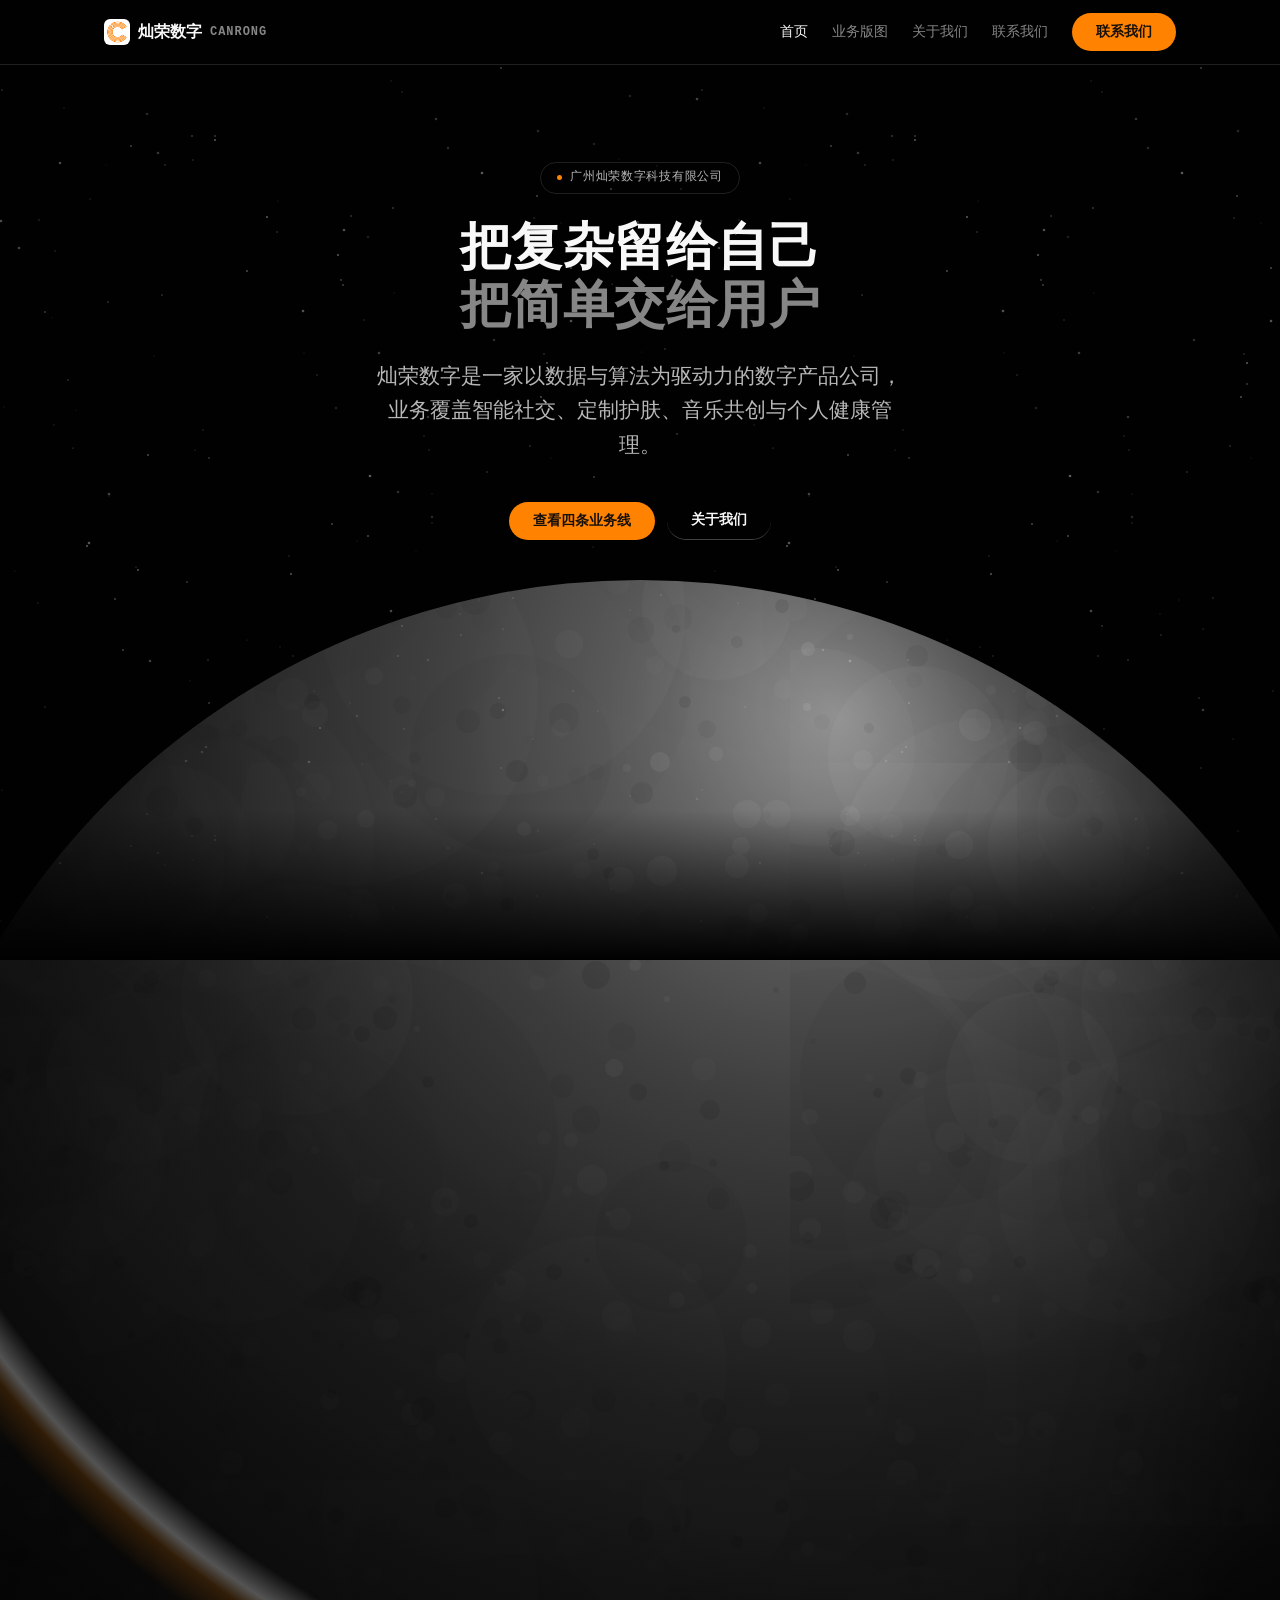
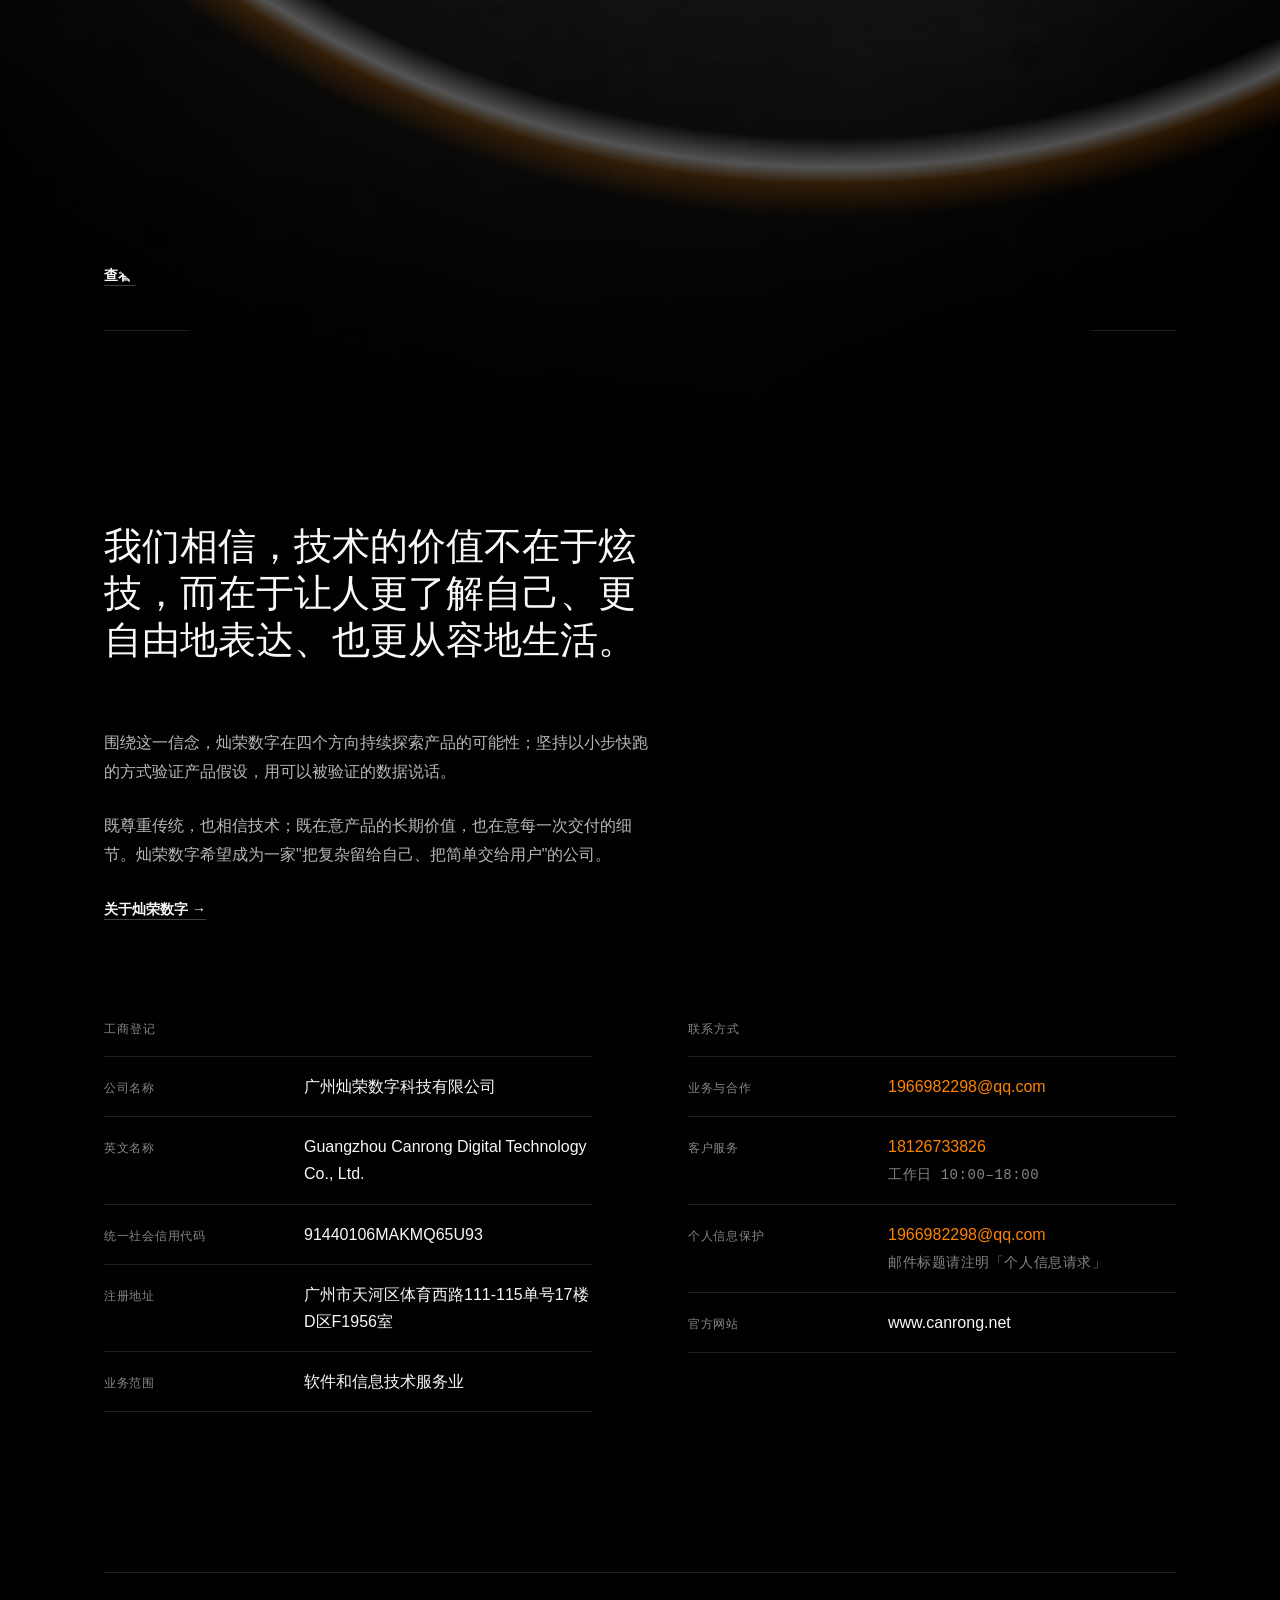
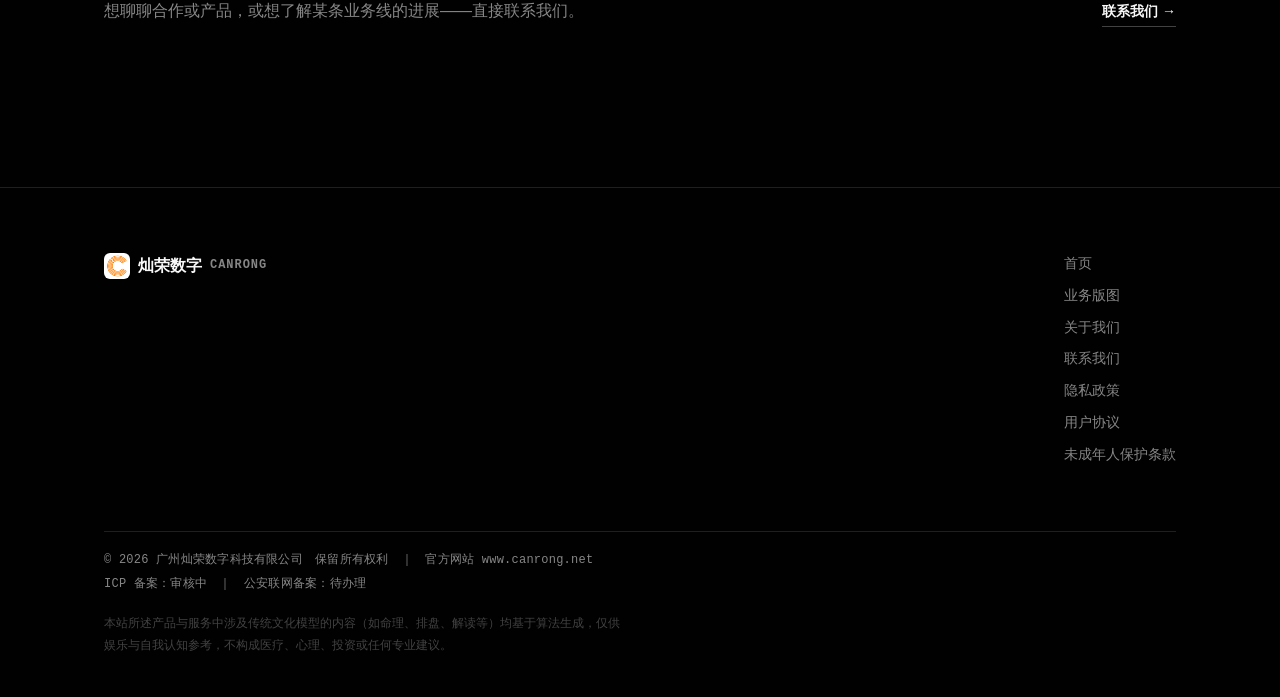
<file: index.html>
<!doctype html>
<html lang="zh-CN">
<head>
<meta charset="utf-8">
<meta name="viewport" content="width=device-width,initial-scale=1">
<title>灿荣数字 · 把复杂留给自己，把简单交给用户</title>
<meta name="description" content="灿荣数字（广州灿荣数字科技有限公司）是一家以数据与算法驱动的数字产品公司，业务覆盖智能社交、定制护肤、音乐共创与个人健康管理。">
<meta name="theme-color" content="#010101">
<link rel="icon" href="assets/icon.png?v=328f4905" type="image/png" sizes="256x256">
<link rel="stylesheet" href="style.css?v=328f4905">
</head>
<body>

<header class="site-header">
  <div class="page">
    <a class="brand" href="index.html" aria-label="广州灿荣数字科技有限公司 首页"><img src="assets/logo.png?v=328f4905" alt="" width="26" height="26">灿荣数字<em>CANRONG</em></a>
    <nav class="nav">
      <a href="index.html" aria-current="page">首页</a>
      <a href="business.html">业务版图</a>
      <a href="about.html">关于我们</a>
      <a href="contact.html">联系我们</a>
    </nav>
    <a class="btn btn-primary" href="contact.html">联系我们</a>
  </div>
</header>

<section class="hero">
  <div class="stars" aria-hidden="true"></div>
  <div class="inner">
    <span class="chip"><i></i>广州灿荣数字科技有限公司</span>
    <h1 class="display">把复杂留给自己<span class="muted">把简单交给用户</span></h1>
    <p class="lede">灿荣数字是一家以数据与算法为驱动力的数字产品公司，业务覆盖智能社交、定制护肤、音乐共创与个人健康管理。</p>
    <div class="actions">
      <a class="btn btn-primary" href="business.html">查看四条业务线</a>
      <a class="btn link-line" href="about.html">关于我们</a>
    </div>
  </div>
  <div class="planet" aria-hidden="true">
    <span class="glow"></span><span class="sphere"></span><span class="tex"></span><span class="shade"></span><span class="rim"></span>
  </div>
</section>

<section class="section head">
  <div class="page">
    <h2 class="display">四条业务线</h2>
    <p class="lede">四个方向，各自处在不同阶段——一条已进入研发，三条在规划中。点进任意一条可以看到它的产品形态与流程。</p>
  </div>
</section>

<section class="section flush">
  <div class="page">
    <div class="rows">

      <article>
        <div>
          <div class="meta"><span class="idx">01</span><span class="mono">智能匹配 · 研发中</span></div>
          <h3>TREP萃谱</h3>
        </div>
        <div>
          <p>以传统命理知识体系为底、现代算法为骨，让认真寻找关系的人，在一开始就更懂彼此。</p>
          <p style="margin-top:var(--s-md)"><a class="link-line" href="trep.html">查看详情 →</a></p>
        </div>
      </article>

      <article class="flip">
        <div>
          <div class="meta"><span class="idx">02</span><span class="mono">私人定制化护肤 · 规划中</span></div>
          <h3>&lt; one's skinID &gt;</h3>
        </div>
        <div>
          <p>从个体肌肤数据出发，为每个人给出真正属于自己的护肤方案，而不是一套标准答案。</p>
          <p style="margin-top:var(--s-md)"><a class="link-line" href="skinid.html">查看详情 →</a></p>
        </div>
      </article>

      <article>
        <div>
          <div class="meta"><span class="idx">03</span><span class="mono">音乐共创平台 · 规划中</span></div>
          <h3>soundus</h3>
        </div>
        <div>
          <p>让创作不再是孤岛：一个面向音乐人与创作者的共创平台，把灵感、协作与发布放在一起。</p>
          <p style="margin-top:var(--s-md)"><a class="link-line" href="soundus.html">查看详情 →</a></p>
        </div>
      </article>

      <article class="flip">
        <div>
          <div class="meta"><span class="idx">04</span><span class="mono">让身体的变化有迹可循 · 规划中</span></div>
          <h3>个人健康管理</h3>
        </div>
        <div>
          <p>把零散的健康数据整理成看得懂、做得到的日常建议，让身体的变化有迹可循。</p>
          <p style="margin-top:var(--s-md)"><a class="link-line" href="health.html">查看详情 →</a></p>
        </div>
      </article>

    </div>
  </div>
</section>

<section class="section">
  <div class="page">
    <p class="pull">我们相信，技术的价值不在于炫技，而在于让人更了解自己、更自由地表达、也更从容地生活。</p>
    <div class="prose" style="margin-top:var(--s-2xl)">
      <p>围绕这一信念，灿荣数字在四个方向持续探索产品的可能性；坚持以小步快跑的方式验证产品假设，用可以被验证的数据说话。</p>
      <p>既尊重传统，也相信技术；既在意产品的长期价值，也在意每一次交付的细节。灿荣数字希望成为一家"把复杂留给自己、把简单交给用户"的公司。</p>
      <p style="margin-top:var(--s-lg)"><a class="link-line" href="about.html">关于灿荣数字 →</a></p>
    </div>
  </div>
</section>

<section class="section flush">
  <div class="page">
    <div class="facts">
      <div>
        <h3>工商登记</h3>
        <dl class="spec">
          <div><dt>公司名称</dt><dd>广州灿荣数字科技有限公司</dd></div>
          <div><dt>英文名称</dt><dd>Guangzhou Canrong Digital Technology Co., Ltd.</dd></div>
          <div><dt>统一社会信用代码</dt><dd>91440106MAKMQ65U93</dd></div>
          <div><dt>注册地址</dt><dd>广州市天河区体育西路111-115单号17楼D区F1956室</dd></div>
          <div><dt>业务范围</dt><dd>软件和信息技术服务业</dd></div>
        </dl>
      </div>
      <div>
        <h3>联系方式</h3>
        <dl class="spec">
          <div><dt>业务与合作</dt><dd><a href="mailto:1966982298@qq.com">1966982298@qq.com</a></dd></div>
          <div><dt>客户服务</dt><dd><a href="tel:+8618126733826">18126733826</a><br><span class="mono">工作日 10:00–18:00</span></dd></div>
          <div><dt>个人信息保护</dt><dd><a href="mailto:1966982298@qq.com">1966982298@qq.com</a><br><span class="mono">邮件标题请注明「个人信息请求」</span></dd></div>
          <div><dt>官方网站</dt><dd>www.canrong.net</dd></div>
        </dl>
      </div>
    </div>
  </div>
</section>

<section class="section tight">
  <div class="page">
    <div class="endnote">
      <p>想聊聊合作或产品，或想了解某条业务线的进展——直接联系我们。</p>
      <a class="link-line" href="contact.html">联系我们 →</a>
    </div>
  </div>
</section>

<footer class="site-footer">
  <div class="page">
    <div class="top">
      <a class="brand" href="index.html"><img src="assets/logo.png?v=328f4905" alt="" width="26" height="26">灿荣数字<em>CANRONG</em></a>
      <nav>
        <a href="index.html">首页</a><a href="business.html">业务版图</a><a href="about.html">关于我们</a><a href="contact.html">联系我们</a><a href="privacy.html">隐私政策</a><a href="terms.html">用户协议</a><a href="minors.html">未成年人保护条款</a>
      </nav>
    </div>
    <div class="legal">
      © 2026 广州灿荣数字科技有限公司　保留所有权利　｜　官方网站 www.canrong.net<br>
      ICP 备案：审核中　｜　公安联网备案：待办理
    </div>
    <p class="disclaimer">本站所述产品与服务中涉及传统文化模型的内容（如命理、排盘、解读等）均基于算法生成，仅供娱乐与自我认知参考，不构成医疗、心理、投资或任何专业建议。</p>
  </div>
</footer>

</body>
</html>
</file>
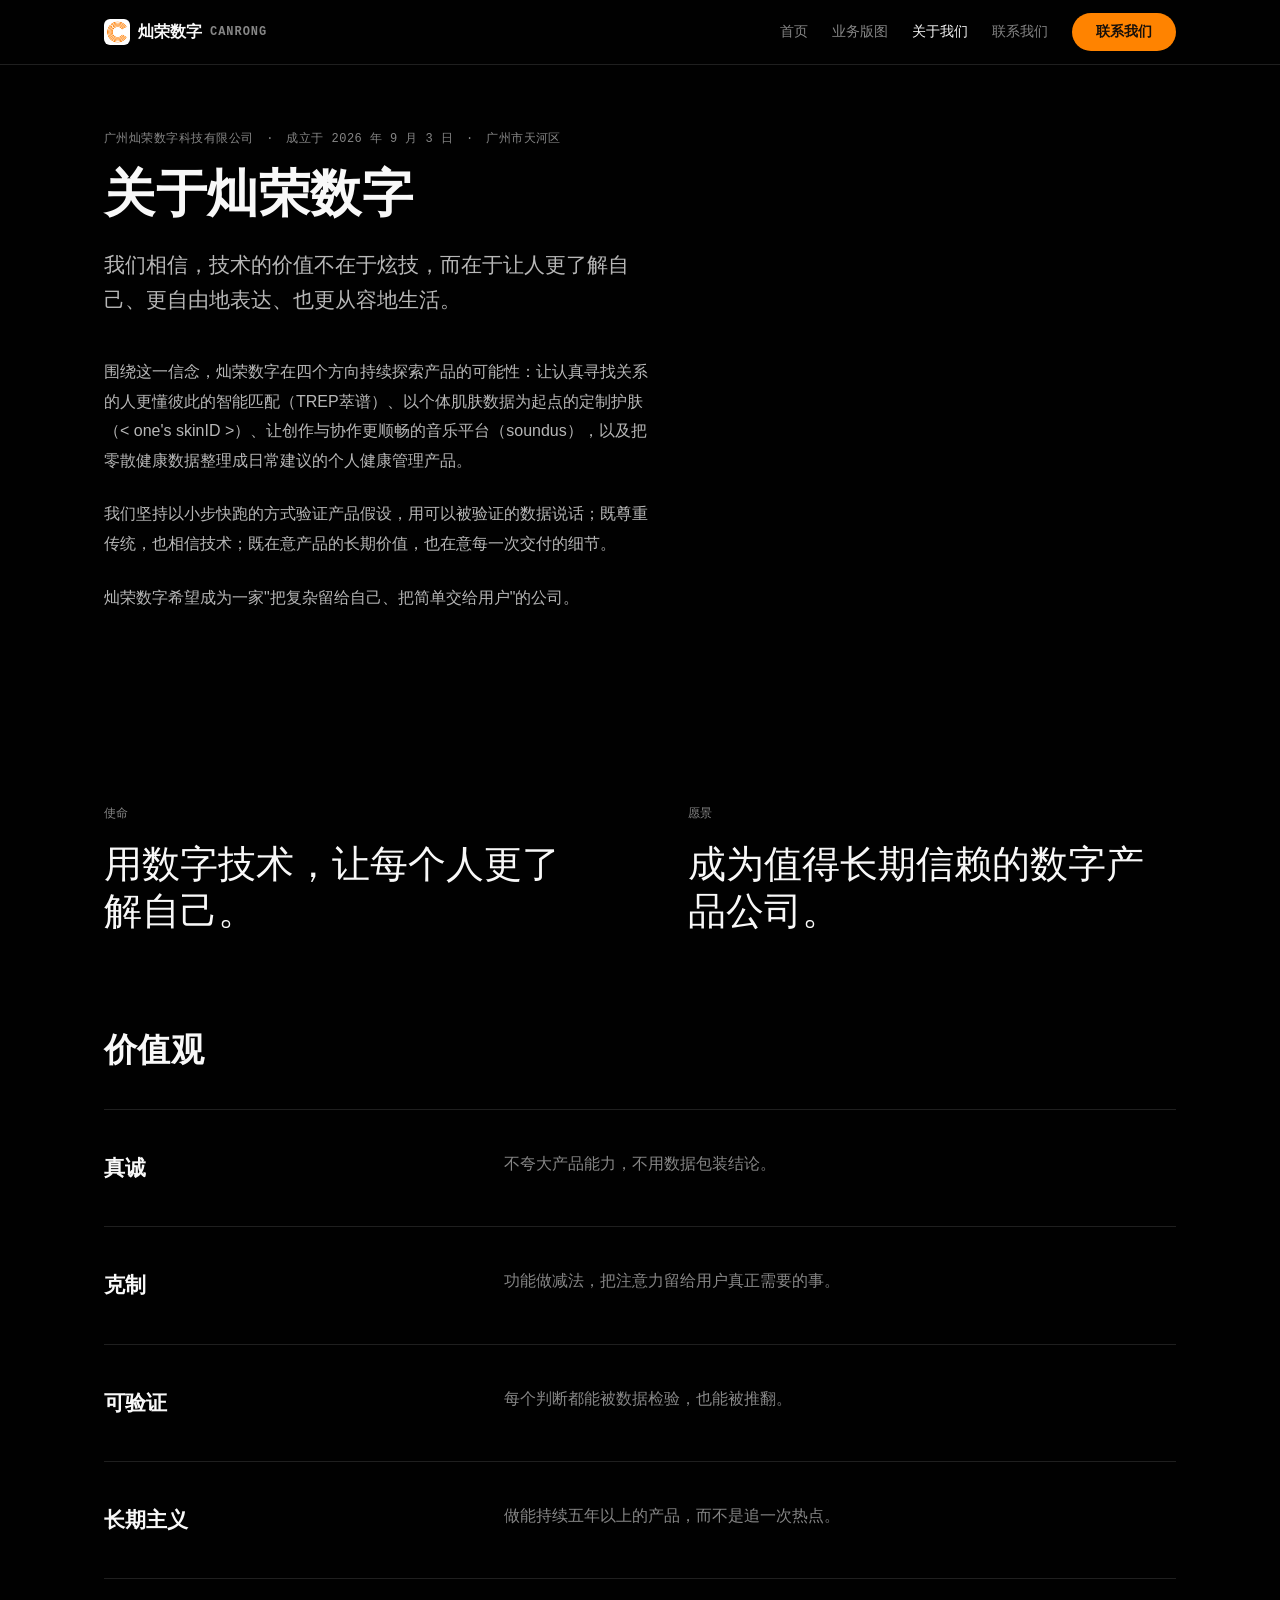
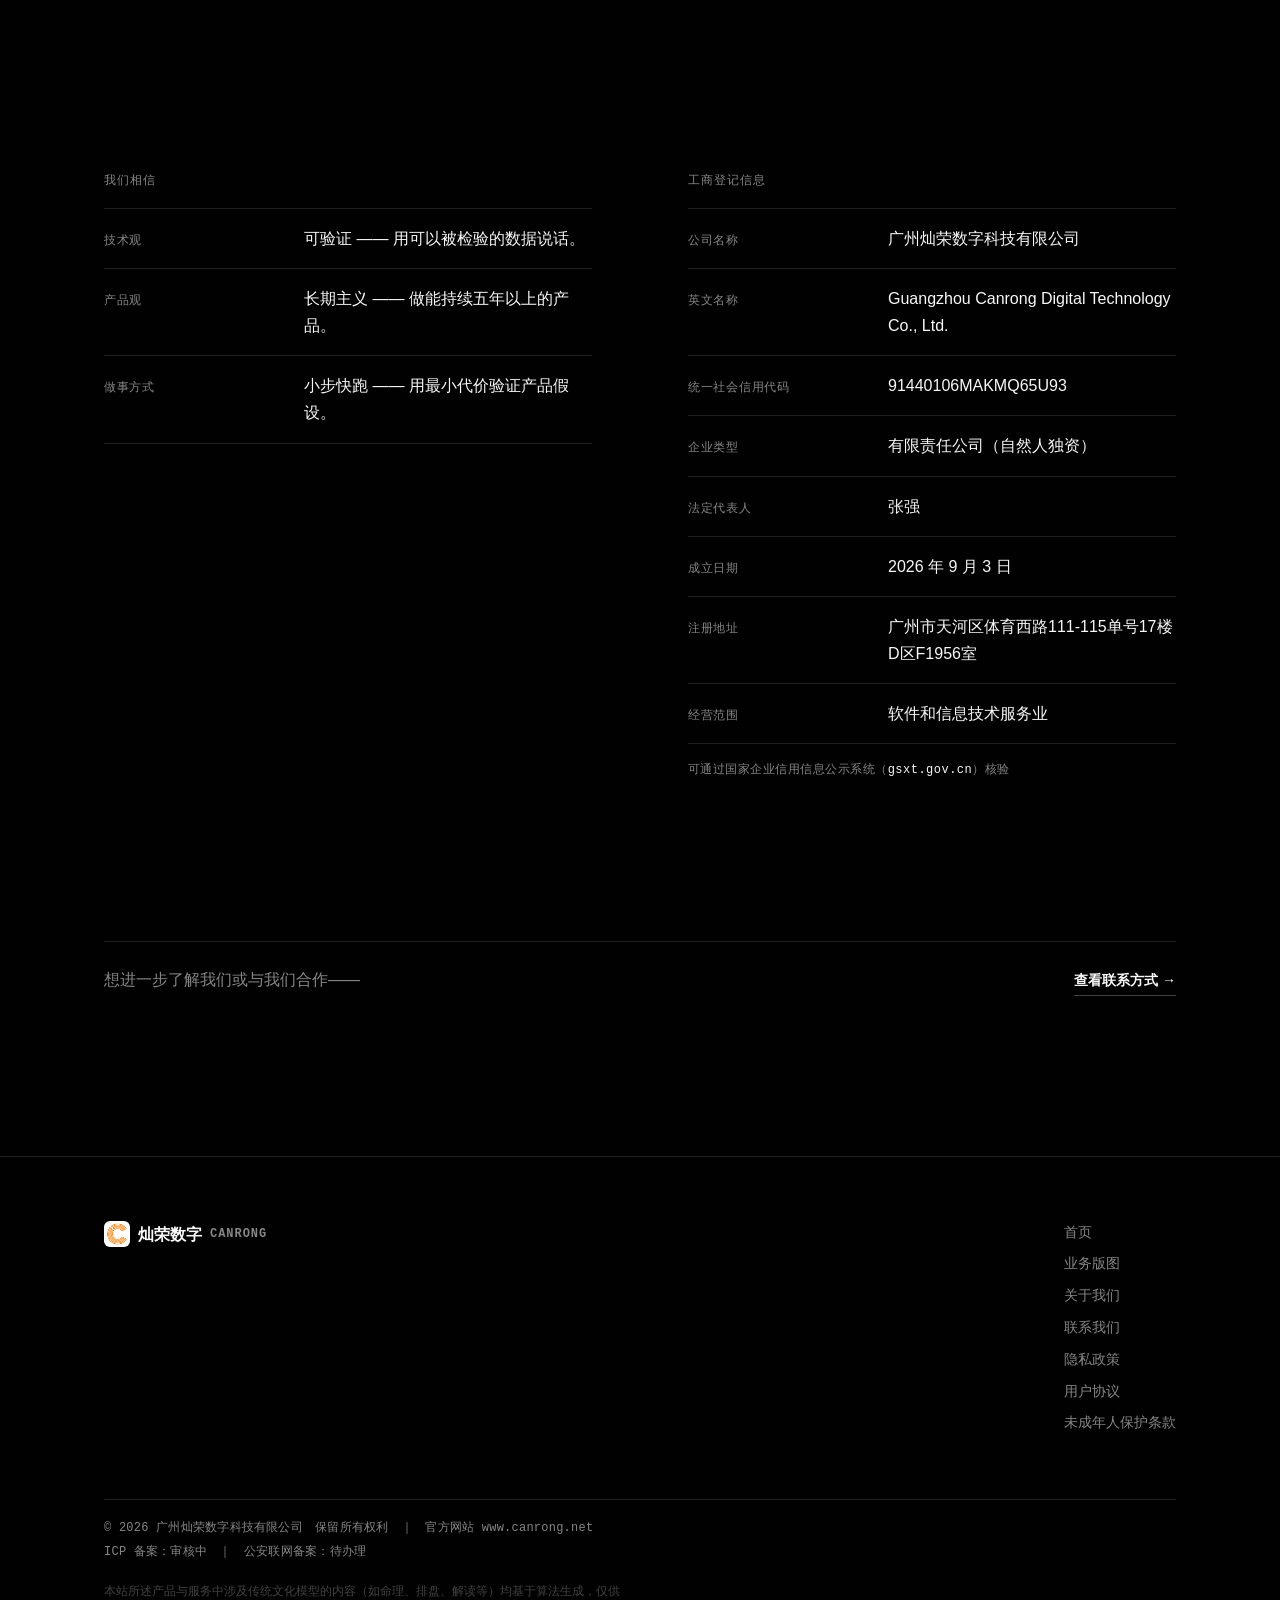
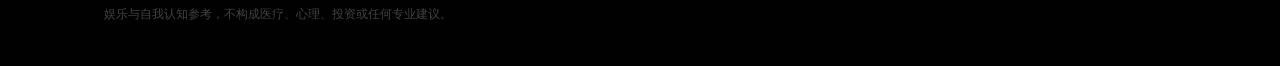
<file: about.html>
<!doctype html>
<html lang="zh-CN">
<head>
<meta charset="utf-8">
<meta name="viewport" content="width=device-width,initial-scale=1">
<title>关于灿荣数字 · 广州灿荣数字科技有限公司</title>
<meta name="description" content="灿荣数字（广州灿荣数字科技有限公司）以数据与算法为驱动力，业务覆盖智能社交、定制护肤、音乐共创与个人健康管理。含使命、愿景、价值观与工商登记信息。">
<meta name="theme-color" content="#010101">
<link rel="icon" href="assets/icon.png?v=328f4905" type="image/png" sizes="256x256">
<link rel="stylesheet" href="style.css?v=328f4905">
</head>
<body>

<header class="site-header">
  <div class="page">
    <a class="brand" href="index.html" aria-label="广州灿荣数字科技有限公司 首页"><img src="assets/logo.png?v=328f4905" alt="" width="26" height="26">灿荣数字<em>CANRONG</em></a>
    <nav class="nav">
      <a href="index.html">首页</a>
      <a href="business.html">业务版图</a>
      <a href="about.html" aria-current="page">关于我们</a>
      <a href="contact.html">联系我们</a>
    </nav>
    <a class="btn btn-primary" href="contact.html">联系我们</a>
  </div>
</header>

<section class="section head">
  <div class="page">
    <p class="note">广州灿荣数字科技有限公司　·　成立于 2026 年 9 月 3 日　·　广州市天河区</p>
    <h1 class="display" style="margin-top:var(--s-md)">关于灿荣数字</h1>
    <p class="lede">我们相信，技术的价值不在于炫技，而在于让人更了解自己、更自由地表达、也更从容地生活。</p>
  </div>
</section>

<section class="section flush">
  <div class="page">
    <div class="prose">
      <p>围绕这一信念，灿荣数字在四个方向持续探索产品的可能性：让认真寻找关系的人更懂彼此的智能匹配（TREP萃谱）、以个体肌肤数据为起点的定制护肤（&lt; one's skinID &gt;）、让创作与协作更顺畅的音乐平台（soundus），以及把零散健康数据整理成日常建议的个人健康管理产品。</p>
      <p>我们坚持以小步快跑的方式验证产品假设，用可以被验证的数据说话；既尊重传统，也相信技术；既在意产品的长期价值，也在意每一次交付的细节。</p>
      <p>灿荣数字希望成为一家"把复杂留给自己、把简单交给用户"的公司。</p>
    </div>
  </div>
</section>

<section class="section">
  <div class="page">
    <div class="pull-pair">
      <div>
        <p class="note">使命</p>
        <p class="pull" style="margin-top:var(--s-md)">用数字技术，让每个人更了解自己。</p>
      </div>
      <div>
        <p class="note">愿景</p>
        <p class="pull" style="margin-top:var(--s-md)">成为值得长期信赖的数字产品公司。</p>
      </div>
    </div>
  </div>
</section>

<section class="section flush">
  <div class="page">
    <h2 class="display">价值观</h2>
    <div class="rows glossary" style="margin-top:var(--s-xl)">
      <article>
        <div><h3>真诚</h3></div>
        <div><p>不夸大产品能力，不用数据包装结论。</p></div>
      </article>
      <article>
        <div><h3>克制</h3></div>
        <div><p>功能做减法，把注意力留给用户真正需要的事。</p></div>
      </article>
      <article>
        <div><h3>可验证</h3></div>
        <div><p>每个判断都能被数据检验，也能被推翻。</p></div>
      </article>
      <article>
        <div><h3>长期主义</h3></div>
        <div><p>做能持续五年以上的产品，而不是追一次热点。</p></div>
      </article>
    </div>
  </div>
</section>

<section class="section">
  <div class="page">
    <div class="facts">
      <div>
        <h3>我们相信</h3>
        <dl class="spec">
          <div><dt>技术观</dt><dd>可验证 —— 用可以被检验的数据说话。</dd></div>
          <div><dt>产品观</dt><dd>长期主义 —— 做能持续五年以上的产品。</dd></div>
          <div><dt>做事方式</dt><dd>小步快跑 —— 用最小代价验证产品假设。</dd></div>
        </dl>
      </div>
      <div>
        <h3>工商登记信息</h3>
        <dl class="spec">
          <div><dt>公司名称</dt><dd>广州灿荣数字科技有限公司</dd></div>
          <div><dt>英文名称</dt><dd>Guangzhou Canrong Digital Technology Co., Ltd.</dd></div>
          <div><dt>统一社会信用代码</dt><dd>91440106MAKMQ65U93</dd></div>
          <div><dt>企业类型</dt><dd>有限责任公司（自然人独资）</dd></div>
          <div><dt>法定代表人</dt><dd>张强</dd></div>
          <div><dt>成立日期</dt><dd>2026 年 9 月 3 日</dd></div>
          <div><dt>注册地址</dt><dd>广州市天河区体育西路111-115单号17楼D区F1956室</dd></div>
          <div><dt>经营范围</dt><dd>软件和信息技术服务业</dd></div>
        </dl>
        <p class="note" style="margin-top:var(--s-md)">可通过国家企业信用信息公示系统（<a href="https://www.gsxt.gov.cn/" target="_blank" rel="noopener">gsxt.gov.cn</a>）核验</p>
      </div>
    </div>
  </div>
</section>

<section class="section tight">
  <div class="page">
    <div class="endnote">
      <p>想进一步了解我们或与我们合作——</p>
      <a class="link-line" href="contact.html">查看联系方式 →</a>
    </div>
  </div>
</section>

<footer class="site-footer">
  <div class="page">
    <div class="top">
      <a class="brand" href="index.html"><img src="assets/logo.png?v=328f4905" alt="" width="26" height="26">灿荣数字<em>CANRONG</em></a>
      <nav>
        <a href="index.html">首页</a><a href="business.html">业务版图</a><a href="about.html">关于我们</a><a href="contact.html">联系我们</a><a href="privacy.html">隐私政策</a><a href="terms.html">用户协议</a><a href="minors.html">未成年人保护条款</a>
      </nav>
    </div>
    <div class="legal">
      © 2026 广州灿荣数字科技有限公司　保留所有权利　｜　官方网站 www.canrong.net<br>
      ICP 备案：审核中　｜　公安联网备案：待办理
    </div>
    <p class="disclaimer">本站所述产品与服务中涉及传统文化模型的内容（如命理、排盘、解读等）均基于算法生成，仅供娱乐与自我认知参考，不构成医疗、心理、投资或任何专业建议。</p>
  </div>
</footer>

</body>
</html>
</file>
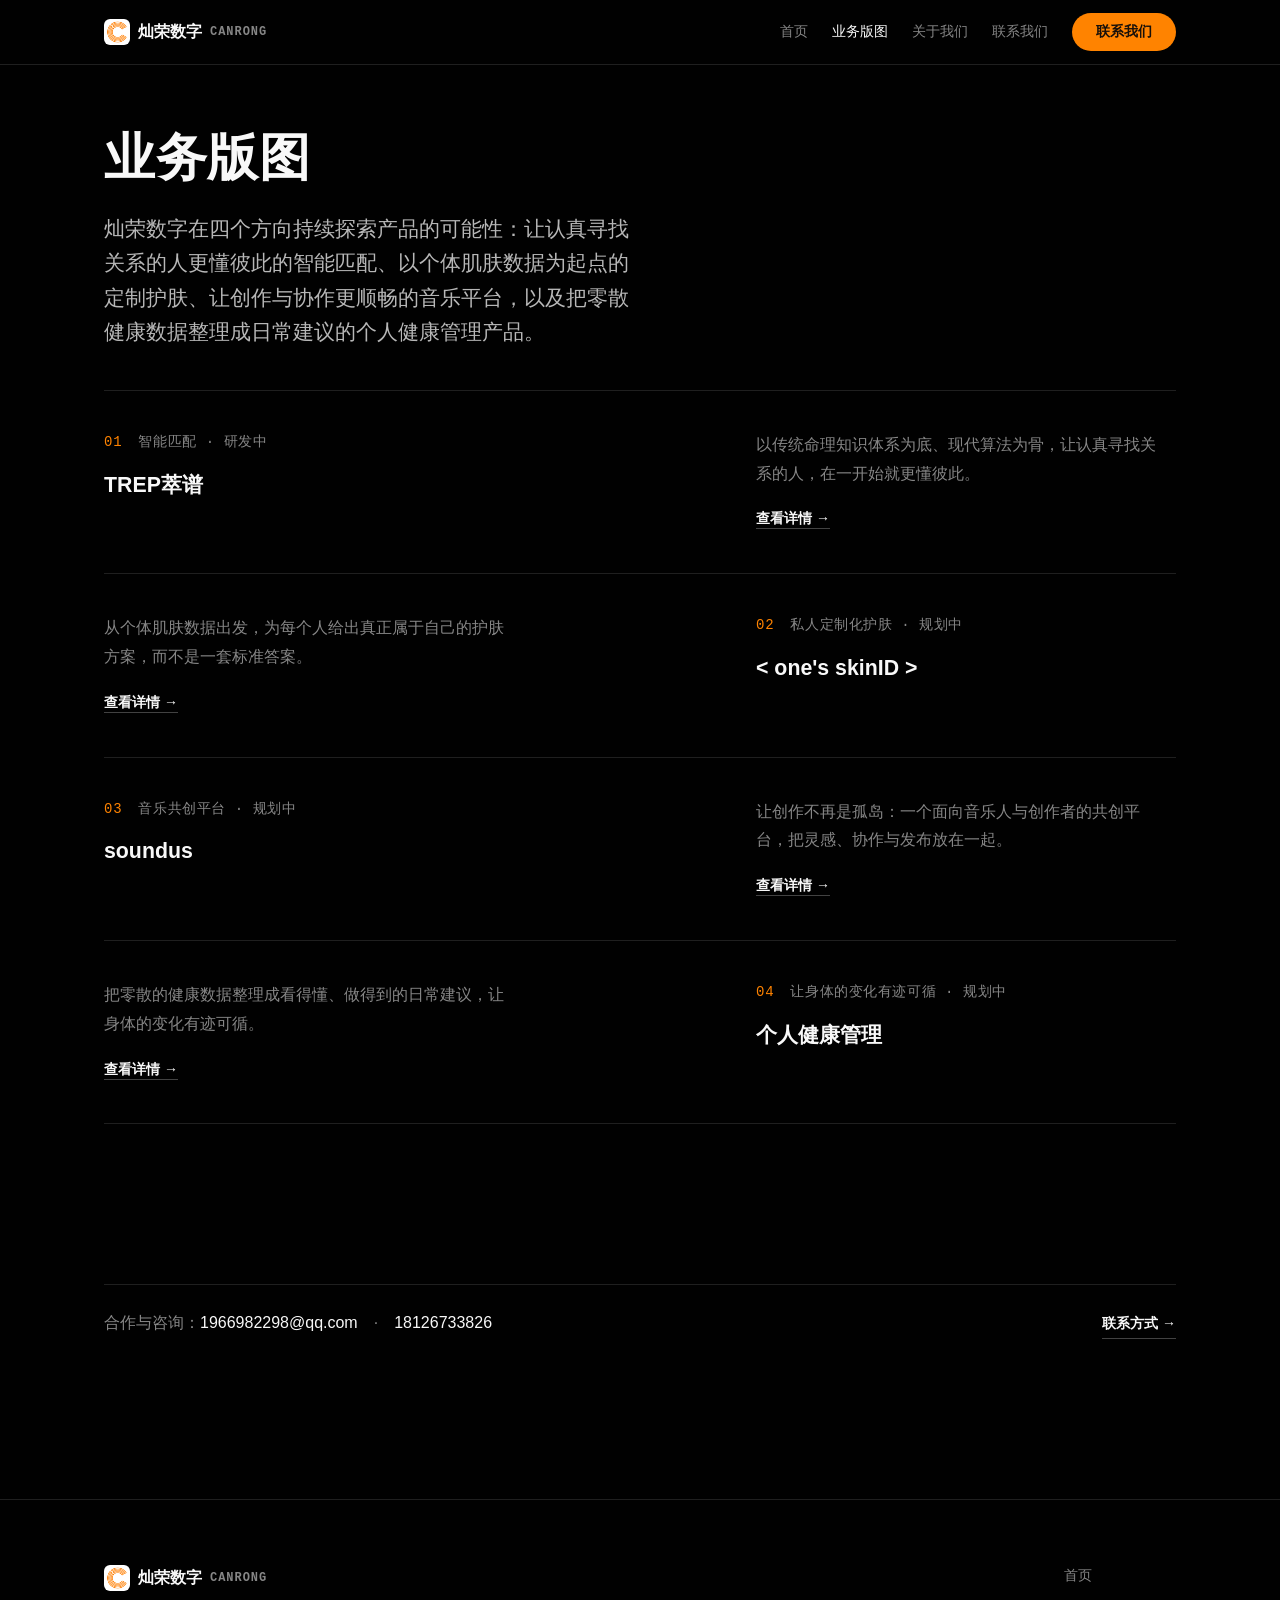
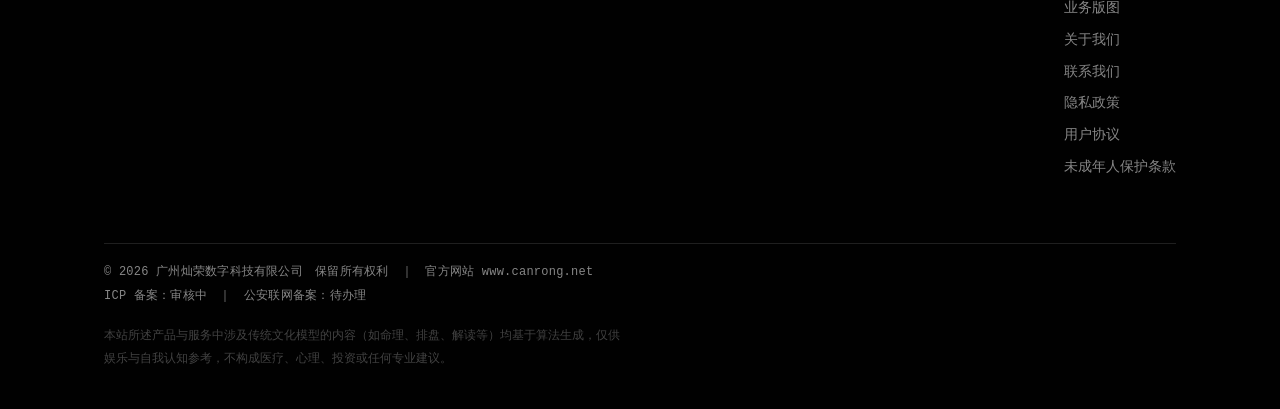
<file: business.html>
<!doctype html>
<html lang="zh-CN">
<head>
<meta charset="utf-8">
<meta name="viewport" content="width=device-width,initial-scale=1">
<title>业务版图 · 灿荣数字</title>
<meta name="description" content="灿荣数字的四条业务线：TREP萃谱（智能匹配）、&lt; one's skinID &gt;（私人定制化护肤）、soundus（音乐共创平台）、个人健康管理（让身体的变化有迹可循）。">
<meta name="theme-color" content="#010101">
<link rel="icon" href="assets/icon.png?v=328f4905" type="image/png" sizes="256x256">
<link rel="stylesheet" href="style.css?v=328f4905">
</head>
<body>

<header class="site-header">
  <div class="page">
    <a class="brand" href="index.html" aria-label="广州灿荣数字科技有限公司 首页"><img src="assets/logo.png?v=328f4905" alt="" width="26" height="26">灿荣数字<em>CANRONG</em></a>
    <nav class="nav">
      <a href="index.html">首页</a>
      <a href="business.html" aria-current="page">业务版图</a>
      <a href="about.html">关于我们</a>
      <a href="contact.html">联系我们</a>
    </nav>
    <a class="btn btn-primary" href="contact.html">联系我们</a>
  </div>
</header>

<section class="section head">
  <div class="page">
    <h1 class="display">业务版图</h1>
    <p class="lede">灿荣数字在四个方向持续探索产品的可能性：让认真寻找关系的人更懂彼此的智能匹配、以个体肌肤数据为起点的定制护肤、让创作与协作更顺畅的音乐平台，以及把零散健康数据整理成日常建议的个人健康管理产品。</p>
  </div>
</section>

<section class="section flush">
  <div class="page">
    <div class="rows">

      <article>
        <div>
          <div class="meta"><span class="idx">01</span><span class="mono">智能匹配 · 研发中</span></div>
          <h3>TREP萃谱</h3>
        </div>
        <div>
          <p>以传统命理知识体系为底、现代算法为骨，让认真寻找关系的人，在一开始就更懂彼此。</p>
          <p style="margin-top:var(--s-md)"><a class="link-line" href="trep.html">查看详情 →</a></p>
        </div>
      </article>

      <article class="flip">
        <div>
          <div class="meta"><span class="idx">02</span><span class="mono">私人定制化护肤 · 规划中</span></div>
          <h3>&lt; one's skinID &gt;</h3>
        </div>
        <div>
          <p>从个体肌肤数据出发，为每个人给出真正属于自己的护肤方案，而不是一套标准答案。</p>
          <p style="margin-top:var(--s-md)"><a class="link-line" href="skinid.html">查看详情 →</a></p>
        </div>
      </article>

      <article>
        <div>
          <div class="meta"><span class="idx">03</span><span class="mono">音乐共创平台 · 规划中</span></div>
          <h3>soundus</h3>
        </div>
        <div>
          <p>让创作不再是孤岛：一个面向音乐人与创作者的共创平台，把灵感、协作与发布放在一起。</p>
          <p style="margin-top:var(--s-md)"><a class="link-line" href="soundus.html">查看详情 →</a></p>
        </div>
      </article>

      <article class="flip">
        <div>
          <div class="meta"><span class="idx">04</span><span class="mono">让身体的变化有迹可循 · 规划中</span></div>
          <h3>个人健康管理</h3>
        </div>
        <div>
          <p>把零散的健康数据整理成看得懂、做得到的日常建议，让身体的变化有迹可循。</p>
          <p style="margin-top:var(--s-md)"><a class="link-line" href="health.html">查看详情 →</a></p>
        </div>
      </article>

    </div>
  </div>
</section>

<section class="section tight">
  <div class="page">
    <div class="endnote">
      <p>合作与咨询：<a href="mailto:1966982298@qq.com">1966982298@qq.com</a>　·　<a href="tel:+8618126733826">18126733826</a></p>
      <a class="link-line" href="contact.html">联系方式 →</a>
    </div>
  </div>
</section>

<footer class="site-footer">
  <div class="page">
    <div class="top">
      <a class="brand" href="index.html"><img src="assets/logo.png?v=328f4905" alt="" width="26" height="26">灿荣数字<em>CANRONG</em></a>
      <nav>
        <a href="index.html">首页</a><a href="business.html">业务版图</a><a href="about.html">关于我们</a><a href="contact.html">联系我们</a><a href="privacy.html">隐私政策</a><a href="terms.html">用户协议</a><a href="minors.html">未成年人保护条款</a>
      </nav>
    </div>
    <div class="legal">
      © 2026 广州灿荣数字科技有限公司　保留所有权利　｜　官方网站 www.canrong.net<br>
      ICP 备案：审核中　｜　公安联网备案：待办理
    </div>
    <p class="disclaimer">本站所述产品与服务中涉及传统文化模型的内容（如命理、排盘、解读等）均基于算法生成，仅供娱乐与自我认知参考，不构成医疗、心理、投资或任何专业建议。</p>
  </div>
</footer>

</body>
</html>
</file>
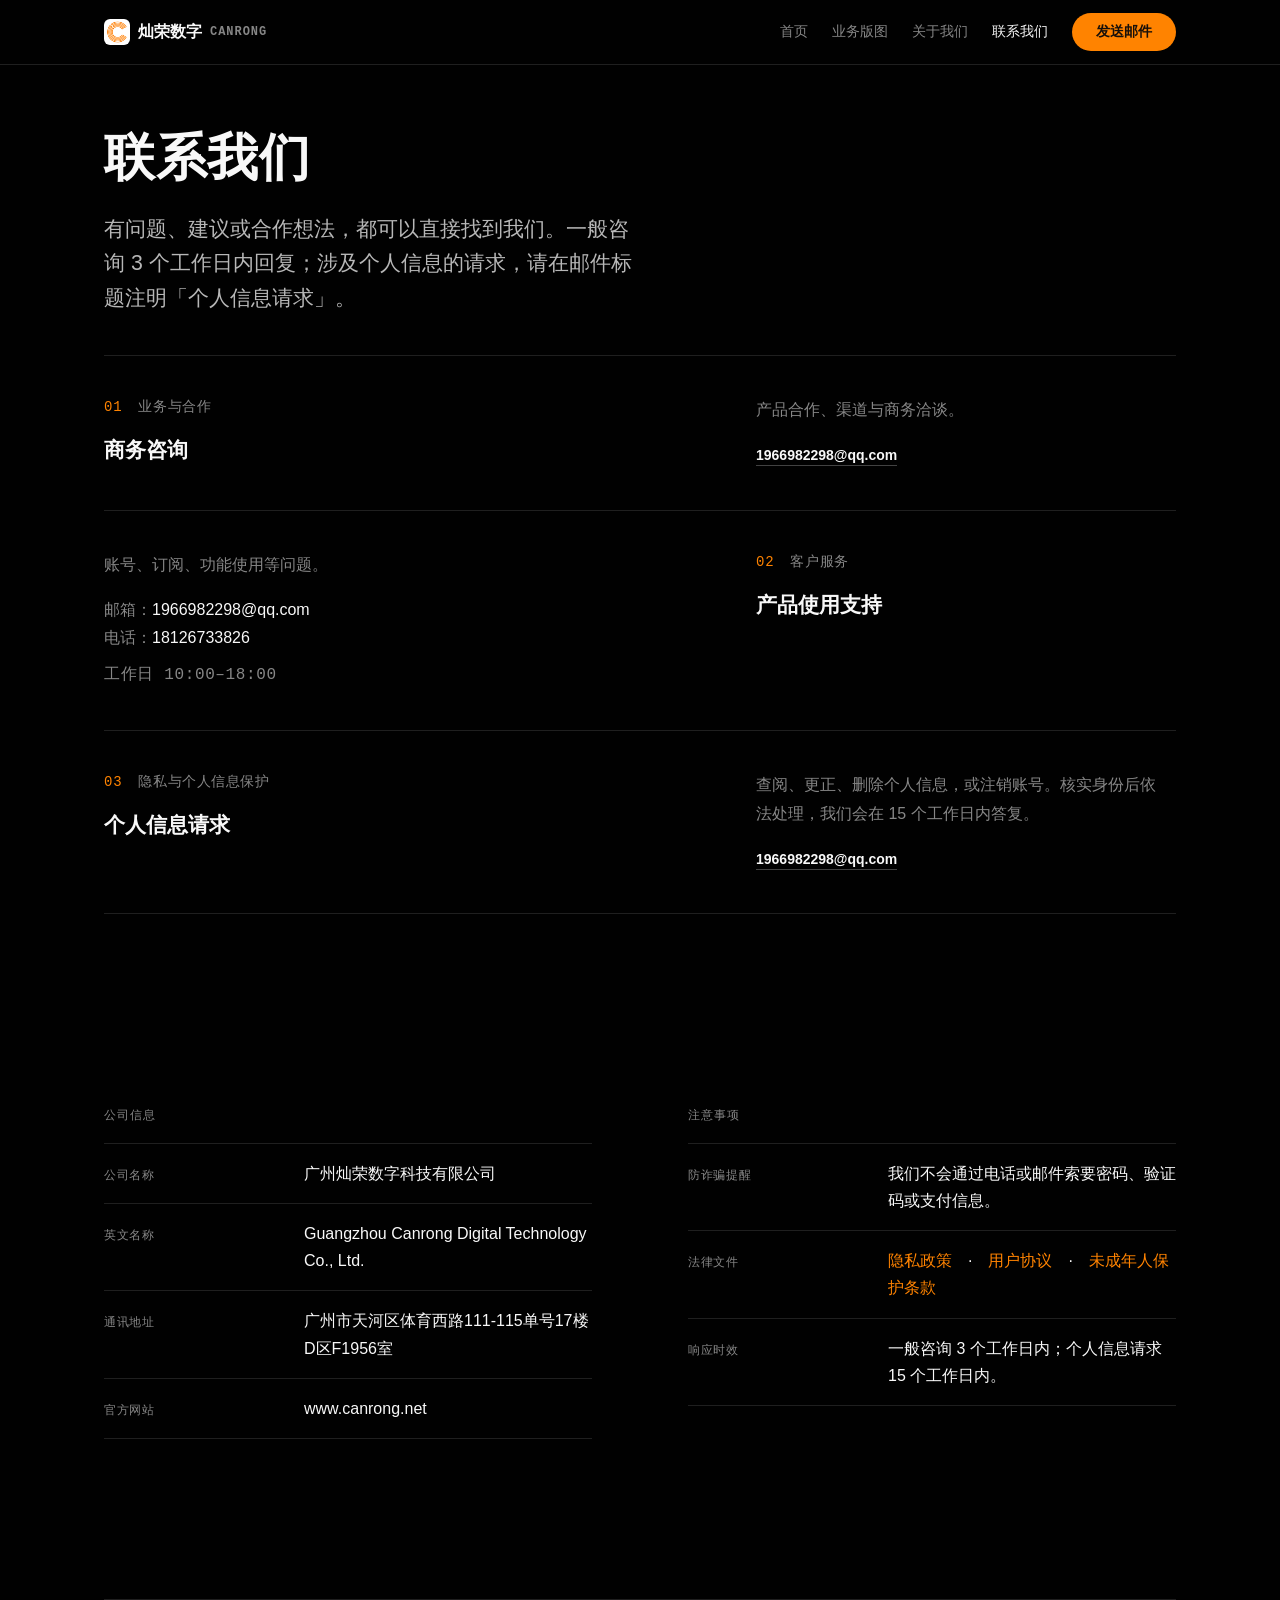
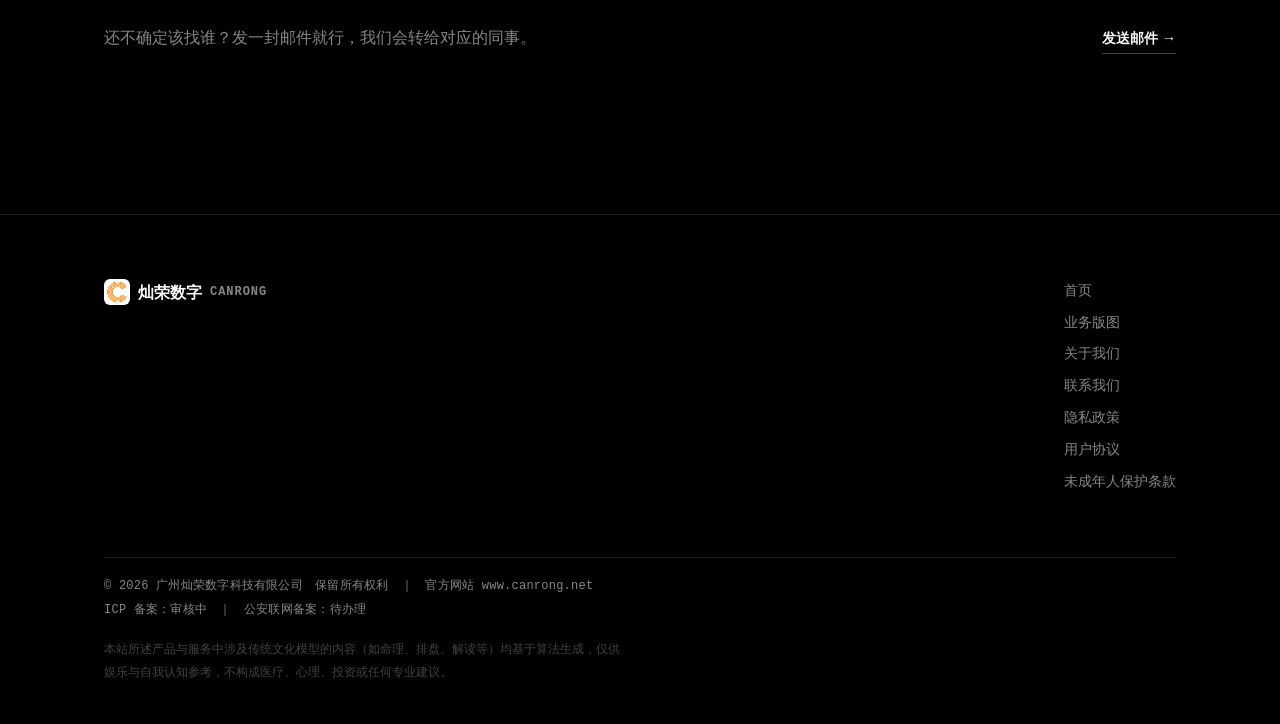
<file: contact.html>
<!doctype html>
<html lang="zh-CN">
<head>
<meta charset="utf-8">
<meta name="viewport" content="width=device-width,initial-scale=1">
<title>联系我们 · 灿荣数字</title>
<meta name="description" content="广州灿荣数字科技有限公司联系方式：业务与合作 1966982298@qq.com、客户服务热线 18126733826（工作日 10:00–18:00）、隐私与个人信息保护通道。">
<meta name="theme-color" content="#010101">
<link rel="icon" href="assets/icon.png?v=328f4905" type="image/png" sizes="256x256">
<link rel="stylesheet" href="style.css?v=328f4905">
</head>
<body>

<header class="site-header">
  <div class="page">
    <a class="brand" href="index.html" aria-label="广州灿荣数字科技有限公司 首页"><img src="assets/logo.png?v=328f4905" alt="" width="26" height="26">灿荣数字<em>CANRONG</em></a>
    <nav class="nav">
      <a href="index.html">首页</a>
      <a href="business.html">业务版图</a>
      <a href="about.html">关于我们</a>
      <a href="contact.html" aria-current="page">联系我们</a>
    </nav>
    <a class="btn btn-primary" href="mailto:1966982298@qq.com">发送邮件</a>
  </div>
</header>

<section class="section head">
  <div class="page">
    <h1 class="display">联系我们</h1>
    <p class="lede">有问题、建议或合作想法，都可以直接找到我们。一般咨询 3 个工作日内回复；涉及个人信息的请求，请在邮件标题注明「个人信息请求」。</p>
  </div>
</section>

<section class="section flush">
  <div class="page">
    <div class="rows">
      <article>
        <div><div class="meta"><span class="idx">01</span><span class="mono">业务与合作</span></div><h3>商务咨询</h3></div>
        <div>
          <p>产品合作、渠道与商务洽谈。</p>
          <p style="margin-top:var(--s-md)"><a class="link-line" href="mailto:1966982298@qq.com">1966982298@qq.com</a></p>
        </div>
      </article>
      <article class="flip">
        <div><div class="meta"><span class="idx">02</span><span class="mono">客户服务</span></div><h3>产品使用支持</h3></div>
        <div>
          <p>账号、订阅、功能使用等问题。</p>
          <p style="margin-top:var(--s-md)">邮箱：<a href="mailto:1966982298@qq.com">1966982298@qq.com</a><br>电话：<a href="tel:+8618126733826">18126733826</a></p>
          <p class="note" style="margin-top:var(--s-xs)">工作日 10:00–18:00</p>
        </div>
      </article>
      <article>
        <div><div class="meta"><span class="idx">03</span><span class="mono">隐私与个人信息保护</span></div><h3>个人信息请求</h3></div>
        <div>
          <p>查阅、更正、删除个人信息，或注销账号。核实身份后依法处理，我们会在 15 个工作日内答复。</p>
          <p style="margin-top:var(--s-md)"><a class="link-line" href="mailto:1966982298@qq.com">1966982298@qq.com</a></p>
        </div>
      </article>
    </div>
  </div>
</section>

<section class="section">
  <div class="page">
    <div class="facts">
      <div>
        <h3>公司信息</h3>
        <dl class="spec">
          <div><dt>公司名称</dt><dd>广州灿荣数字科技有限公司</dd></div>
          <div><dt>英文名称</dt><dd>Guangzhou Canrong Digital Technology Co., Ltd.</dd></div>
          <div><dt>通讯地址</dt><dd>广州市天河区体育西路111-115单号17楼D区F1956室</dd></div>
          <div><dt>官方网站</dt><dd>www.canrong.net</dd></div>
        </dl>
      </div>
      <div>
        <h3>注意事项</h3>
        <dl class="spec">
          <div><dt>防诈骗提醒</dt><dd>我们不会通过电话或邮件索要密码、验证码或支付信息。</dd></div>
          <div><dt>法律文件</dt><dd><a href="privacy.html">隐私政策</a>　·　<a href="terms.html">用户协议</a>　·　<a href="minors.html">未成年人保护条款</a></dd></div>
          <div><dt>响应时效</dt><dd>一般咨询 3 个工作日内；个人信息请求 15 个工作日内。</dd></div>
        </dl>
      </div>
    </div>
  </div>
</section>

<section class="section tight">
  <div class="page">
    <div class="endnote">
      <p>还不确定该找谁？发一封邮件就行，我们会转给对应的同事。</p>
      <a class="link-line" href="mailto:1966982298@qq.com">发送邮件 →</a>
    </div>
  </div>
</section>

<footer class="site-footer">
  <div class="page">
    <div class="top">
      <a class="brand" href="index.html"><img src="assets/logo.png?v=328f4905" alt="" width="26" height="26">灿荣数字<em>CANRONG</em></a>
      <nav>
        <a href="index.html">首页</a><a href="business.html">业务版图</a><a href="about.html">关于我们</a><a href="contact.html">联系我们</a><a href="privacy.html">隐私政策</a><a href="terms.html">用户协议</a><a href="minors.html">未成年人保护条款</a>
      </nav>
    </div>
    <div class="legal">
      © 2026 广州灿荣数字科技有限公司　保留所有权利　｜　官方网站 www.canrong.net<br>
      ICP 备案：审核中　｜　公安联网备案：待办理
    </div>
    <p class="disclaimer">本站所述产品与服务中涉及传统文化模型的内容（如命理、排盘、解读等）均基于算法生成，仅供娱乐与自我认知参考，不构成医疗、心理、投资或任何专业建议。</p>
  </div>
</footer>

</body>
</html>
</file>
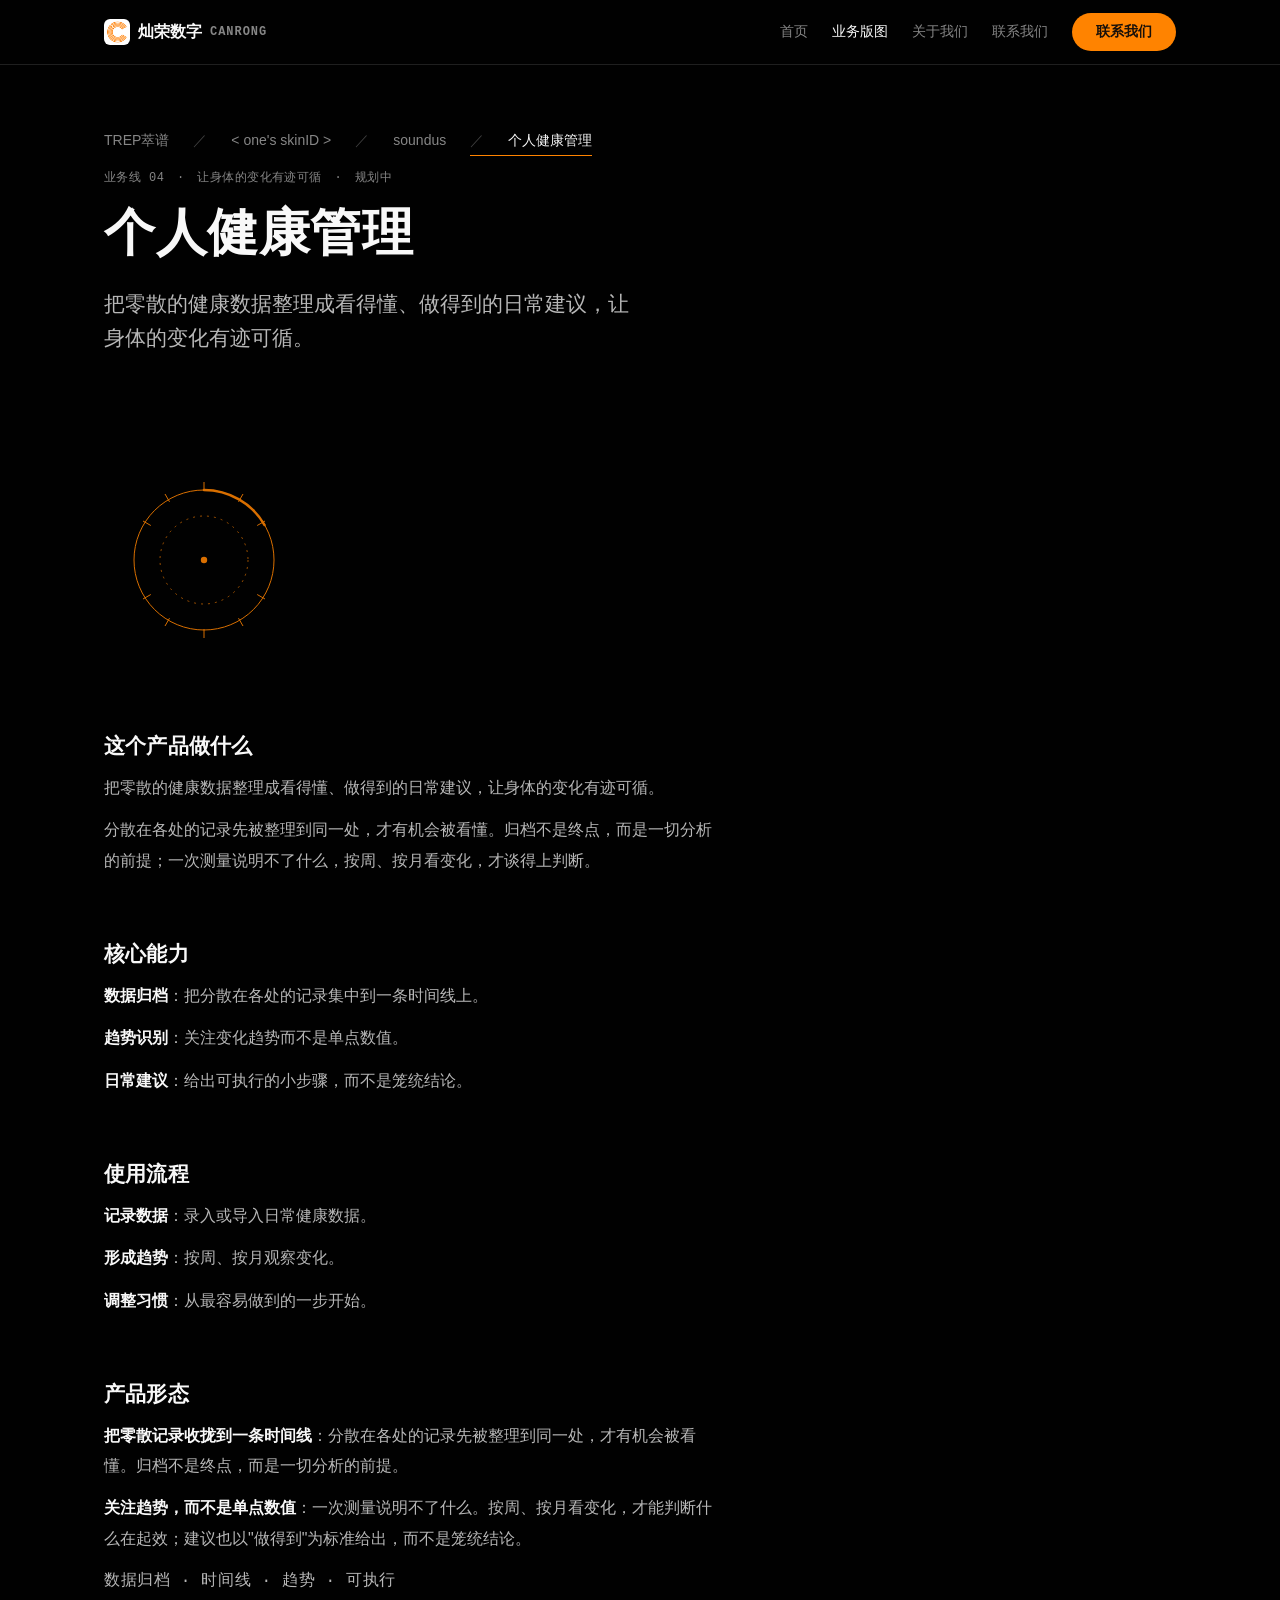
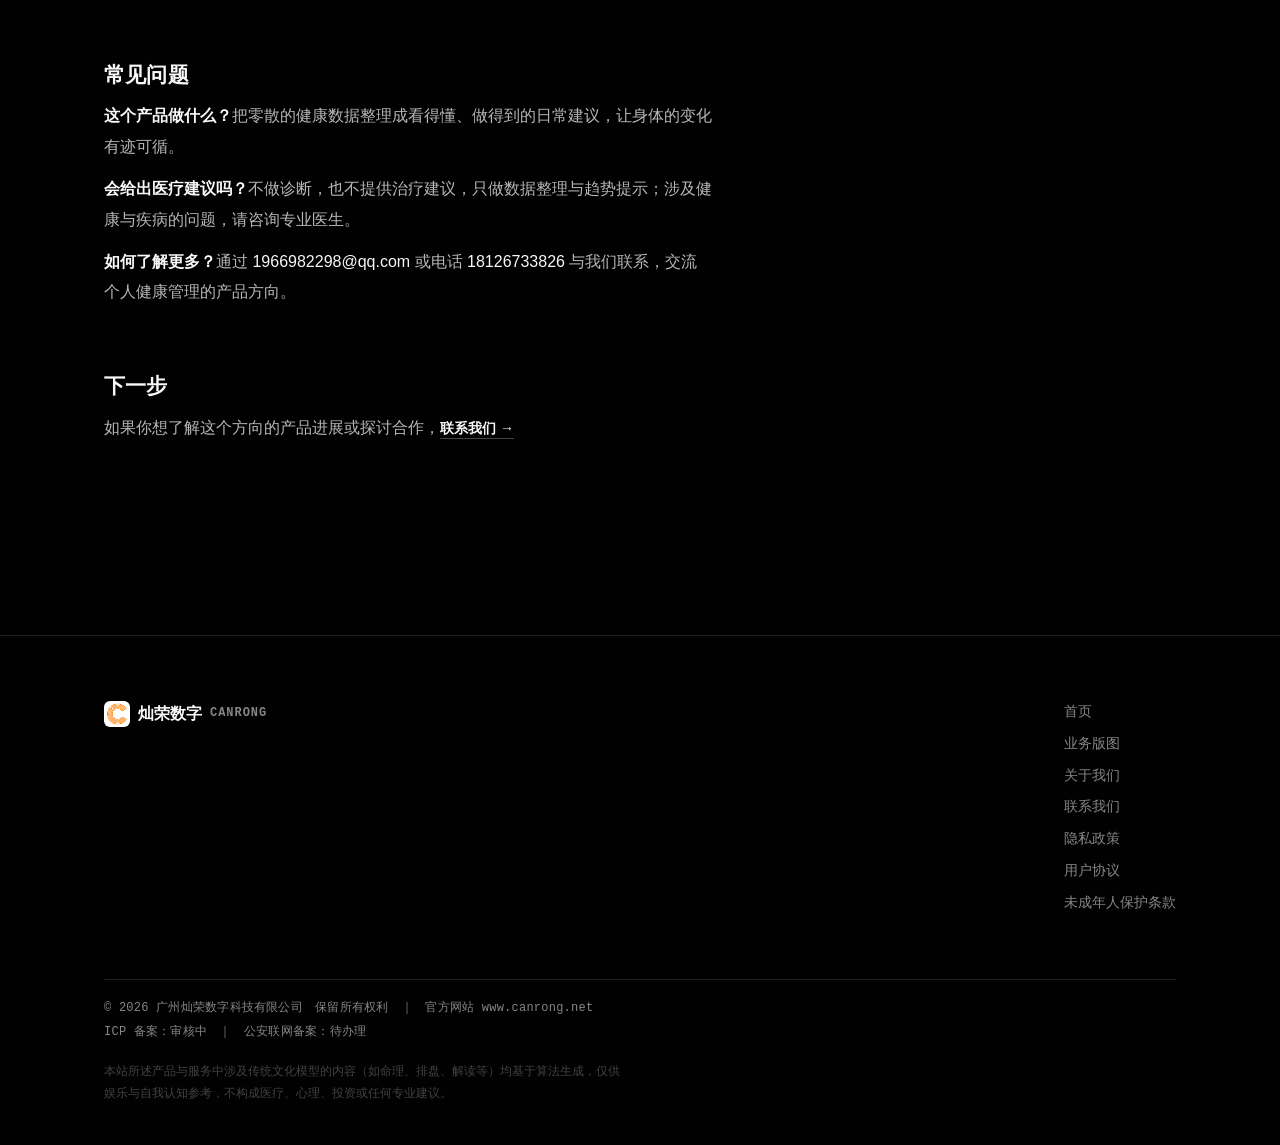
<file: health.html>
<!doctype html>
<html lang="zh-CN">
<head>
<meta charset="utf-8">
<meta name="viewport" content="width=device-width,initial-scale=1">
<title>个人健康管理 · 让身体的变化有迹可循 · 灿荣数字</title>
<meta name="description" content="个人健康管理：把零散的健康数据整理成看得懂、做得到的日常建议，让身体的变化有迹可循。不做诊断，也不提供治疗建议。">
<meta name="theme-color" content="#010101">
<link rel="icon" href="assets/icon.png?v=328f4905" type="image/png" sizes="256x256">
<link rel="stylesheet" href="style.css?v=328f4905">
</head>
<body>

<header class="site-header">
  <div class="page">
    <a class="brand" href="index.html" aria-label="广州灿荣数字科技有限公司 首页"><img src="assets/logo.png?v=328f4905" alt="" width="26" height="26">灿荣数字<em>CANRONG</em></a>
    <nav class="nav">
      <a href="index.html">首页</a>
      <a href="business.html" aria-current="page">业务版图</a>
      <a href="about.html">关于我们</a>
      <a href="contact.html">联系我们</a>
    </nav>
    <a class="btn btn-primary" href="contact.html">联系我们</a>
  </div>
</header>

<section class="section head">
  <div class="page">
    <nav class="line-tabs" aria-label="业务线">
      <a href="trep.html">TREP萃谱</a>
      <a href="skinid.html">&lt; one's skinID &gt;</a>
      <a href="soundus.html">soundus</a>
      <a href="health.html" aria-current="page">个人健康管理</a>
    </nav>
    <p class="note">业务线 04　·　让身体的变化有迹可循　·　规划中</p>
    <h1 class="display" style="margin-top:var(--s-md)">个人健康管理</h1>
    <p class="lede">把零散的健康数据整理成看得懂、做得到的日常建议，让身体的变化有迹可循。</p>
  </div>
</section>

<section class="section tight">
  <div class="page">
    <svg class="motif" width="200" height="200" viewBox="0 0 200 200" role="img" aria-label="数据环图形语言">
      <circle cx="100" cy="100" r="70" fill="none" stroke="currentColor" stroke-width="1"/>
      <g stroke="currentColor" stroke-width="1">
        <path d="M100 22v9M139 34l-4.5 7.8M161 61l-7.8 4.5M161 139l-7.8-4.5M139 166l-4.5-7.8M100 178v-9M61 166l4.5-7.8M39 139l7.8-4.5M39 61l7.8 4.5M61 34l4.5 7.8"/>
      </g>
      <path d="M100 30a70 70 0 0 1 60.6 35" fill="none" stroke="currentColor" stroke-width="2.5" stroke-linecap="round"/>
      <circle cx="100" cy="100" r="3.2" fill="currentColor"/>
      <circle cx="100" cy="100" r="44" fill="none" stroke="currentColor" stroke-width="1" stroke-dasharray="2 5" opacity=".7"/>
    </svg>
  </div>
</section>

<section class="section flush">
  <div class="page">
    <div class="doc">

      <section>
        <h2 class="display">这个产品做什么</h2>
        <p>把零散的健康数据整理成看得懂、做得到的日常建议，让身体的变化有迹可循。</p>
        <p>分散在各处的记录先被整理到同一处，才有机会被看懂。归档不是终点，而是一切分析的前提；一次测量说明不了什么，按周、按月看变化，才谈得上判断。</p>
      </section>

      <section>
        <h2 class="display">核心能力</h2>
        <p><strong>数据归档</strong>：把分散在各处的记录集中到一条时间线上。</p>
        <p><strong>趋势识别</strong>：关注变化趋势而不是单点数值。</p>
        <p><strong>日常建议</strong>：给出可执行的小步骤，而不是笼统结论。</p>
      </section>

      <section>
        <h2 class="display">使用流程</h2>
        <p><strong>记录数据</strong>：录入或导入日常健康数据。</p>
        <p><strong>形成趋势</strong>：按周、按月观察变化。</p>
        <p><strong>调整习惯</strong>：从最容易做到的一步开始。</p>
      </section>

      <section>
        <h2 class="display">产品形态</h2>
        <p><strong>把零散记录收拢到一条时间线</strong>：分散在各处的记录先被整理到同一处，才有机会被看懂。归档不是终点，而是一切分析的前提。</p>
        <p><strong>关注趋势，而不是单点数值</strong>：一次测量说明不了什么。按周、按月看变化，才能判断什么在起效；建议也以"做得到"为标准给出，而不是笼统结论。</p>
        <p class="mono">数据归档 · 时间线 · 趋势 · 可执行</p>
      </section>

      <section>
        <h2 class="display">常见问题</h2>
        <p><strong>这个产品做什么？</strong>把零散的健康数据整理成看得懂、做得到的日常建议，让身体的变化有迹可循。</p>
        <p><strong>会给出医疗建议吗？</strong>不做诊断，也不提供治疗建议，只做数据整理与趋势提示；涉及健康与疾病的问题，请咨询专业医生。</p>
        <p><strong>如何了解更多？</strong>通过 <a href="mailto:1966982298@qq.com">1966982298@qq.com</a> 或电话 <a href="tel:+8618126733826">18126733826</a> 与我们联系，交流个人健康管理的产品方向。</p>
      </section>

      <section>
        <h2 class="display">下一步</h2>
        <p>如果你想了解这个方向的产品进展或探讨合作，<a class="link-line" href="contact.html">联系我们 →</a></p>
      </section>

    </div>
  </div>
</section>

<footer class="site-footer">
  <div class="page">
    <div class="top">
      <a class="brand" href="index.html"><img src="assets/logo.png?v=328f4905" alt="" width="26" height="26">灿荣数字<em>CANRONG</em></a>
      <nav>
        <a href="index.html">首页</a><a href="business.html">业务版图</a><a href="about.html">关于我们</a><a href="contact.html">联系我们</a><a href="privacy.html">隐私政策</a><a href="terms.html">用户协议</a><a href="minors.html">未成年人保护条款</a>
      </nav>
    </div>
    <div class="legal">
      © 2026 广州灿荣数字科技有限公司　保留所有权利　｜　官方网站 www.canrong.net<br>
      ICP 备案：审核中　｜　公安联网备案：待办理
    </div>
    <p class="disclaimer">本站所述产品与服务中涉及传统文化模型的内容（如命理、排盘、解读等）均基于算法生成，仅供娱乐与自我认知参考，不构成医疗、心理、投资或任何专业建议。</p>
  </div>
</footer>

</body>
</html>
</file>
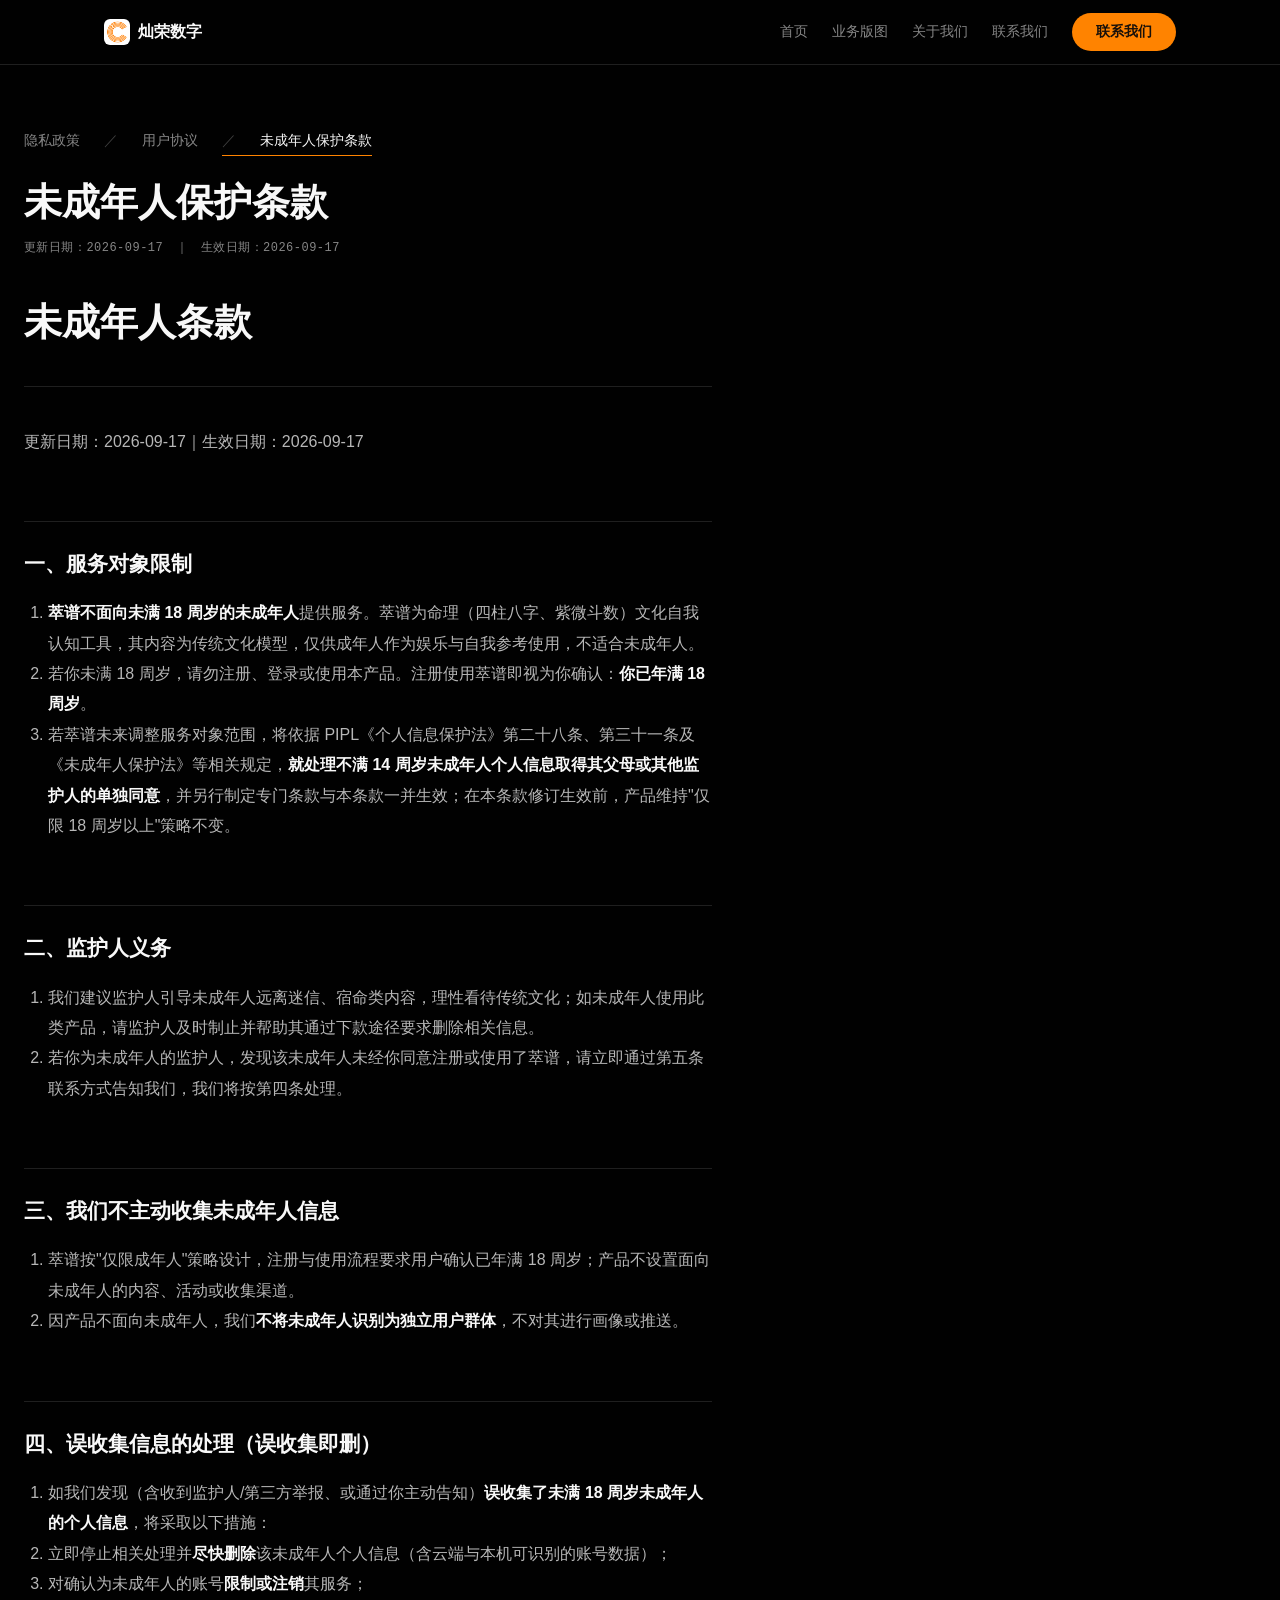
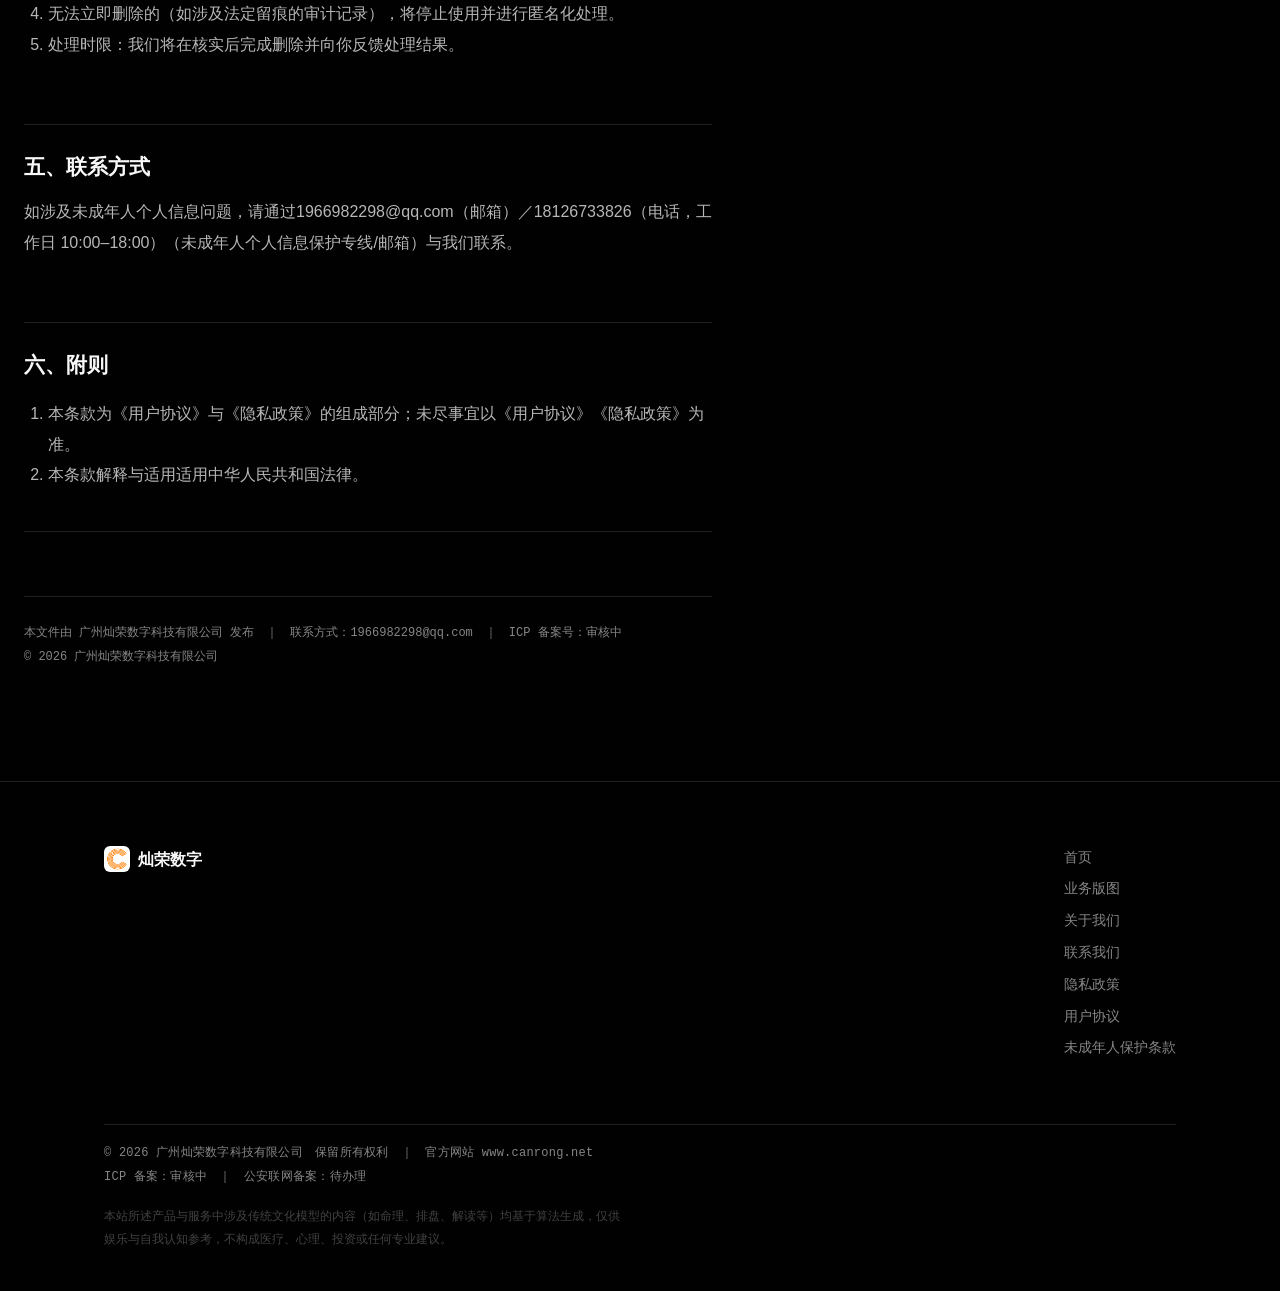
<file: minors.html>
<!doctype html>
<html lang="zh-CN">
<head>
<meta charset="utf-8">
<meta name="viewport" content="width=device-width,initial-scale=1">
<title>未成年人保护条款 · 萃谱</title>
<meta name="theme-color" content="#010101">
<link rel="icon" href="assets/icon.png?v=328f4905" type="image/png" sizes="256x256">
<link rel="stylesheet" href="style.css?v=328f4905">
</head>
<body>
<header class="site-header">
  <div class="page">
    <a class="brand" href="index.html" aria-label="广州灿荣数字科技有限公司 首页"><img src="assets/logo.png?v=328f4905" alt="" width="28" height="28">灿荣数字</a>
    <nav class="nav"><a href="index.html">首页</a><a href="business.html">业务版图</a><a href="about.html">关于我们</a><a href="contact.html">联系我们</a></nav>
    <a class="btn btn-primary" href="contact.html">联系我们</a>
</div>
</header>
<article class="article">
<nav class="tabs" aria-label="法律文件"><a href="privacy.html">隐私政策</a><a href="terms.html">用户协议</a><a href="minors.html" aria-current="page">未成年人保护条款</a></nav><h1>未成年人保护条款</h1>
<p class="meta">更新日期：2026-09-17　｜　生效日期：2026-09-17</p>
<h1>未成年人条款</h1>

<hr>
<p>更新日期：2026-09-17｜生效日期：2026-09-17</p>
<h2>一、服务对象限制</h2>
<ol><li><strong>萃谱不面向未满 18 周岁的未成年人</strong>提供服务。萃谱为命理（四柱八字、紫微斗数）文化自我认知工具，其内容为传统文化模型，仅供成年人作为娱乐与自我参考使用，不适合未成年人。</li><li>若你未满 18 周岁，请勿注册、登录或使用本产品。注册使用萃谱即视为你确认：<strong>你已年满 18 周岁</strong>。</li><li>若萃谱未来调整服务对象范围，将依据 PIPL《个人信息保护法》第二十八条、第三十一条及《未成年人保护法》等相关规定，<strong>就处理不满 14 周岁未成年人个人信息取得其父母或其他监护人的单独同意</strong>，并另行制定专门条款与本条款一并生效；在本条款修订生效前，产品维持"仅限 18 周岁以上"策略不变。</li></ol>
<h2>二、监护人义务</h2>
<ol><li>我们建议监护人引导未成年人远离迷信、宿命类内容，理性看待传统文化；如未成年人使用此类产品，请监护人及时制止并帮助其通过下款途径要求删除相关信息。</li><li>若你为未成年人的监护人，发现该未成年人未经你同意注册或使用了萃谱，请立即通过第五条联系方式告知我们，我们将按第四条处理。</li></ol>
<h2>三、我们不主动收集未成年人信息</h2>
<ol><li>萃谱按"仅限成年人"策略设计，注册与使用流程要求用户确认已年满 18 周岁；产品不设置面向未成年人的内容、活动或收集渠道。</li><li>因产品不面向未成年人，我们<strong>不将未成年人识别为独立用户群体</strong>，不对其进行画像或推送。</li></ol>
<h2>四、误收集信息的处理（误收集即删）</h2>
<ol><li>如我们发现（含收到监护人/第三方举报、或通过你主动告知）<strong>误收集了未满 18 周岁未成年人的个人信息</strong>，将采取以下措施：</li><li>立即停止相关处理并<strong>尽快删除</strong>该未成年人个人信息（含云端与本机可识别的账号数据）；</li><li>对确认为未成年人的账号<strong>限制或注销</strong>其服务；</li><li>无法立即删除的（如涉及法定留痕的审计记录），将停止使用并进行匿名化处理。</li><li>处理时限：我们将在核实后完成删除并向你反馈处理结果。</li></ol>
<h2>五、联系方式</h2>
<p>如涉及未成年人个人信息问题，请通过1966982298@qq.com（邮箱）／18126733826（电话，工作日 10:00–18:00）（未成年人个人信息保护专线/邮箱）与我们联系。</p>
<h2>六、附则</h2>
<ol><li>本条款为《用户协议》与《隐私政策》的组成部分；未尽事宜以《用户协议》《隐私政策》为准。</li><li>本条款解释与适用适用中华人民共和国法律。</li></ol>
<hr>
<footer>本文件由 广州灿荣数字科技有限公司 发布　｜　联系方式：1966982298@qq.com　｜　ICP 备案号：审核中<br>© 2026 广州灿荣数字科技有限公司</footer>
</article>
<footer class="site-footer">
  <div class="page">
    <div class="top">
      <a class="brand" href="index.html"><img src="assets/logo.png?v=328f4905" alt="" width="28" height="28">灿荣数字</a>
      <nav>
        <a href="index.html">首页</a><a href="business.html">业务版图</a><a href="about.html">关于我们</a><a href="contact.html">联系我们</a><a href="privacy.html">隐私政策</a><a href="terms.html">用户协议</a><a href="minors.html">未成年人保护条款</a>
</nav>
</div>
    <div class="legal">
      © 2026 广州灿荣数字科技有限公司　保留所有权利　｜　官方网站 www.canrong.net<br>
      ICP 备案：审核中　｜　公安联网备案：待办理
</div>
    <p class="disclaimer">本站所述产品与服务中涉及传统文化模型的内容（如命理、排盘、解读等）均基于算法生成，仅供娱乐与自我认知参考，不构成医疗、心理、投资或任何专业建议。</p>
</div>
</footer>
</body>
</html>
</file>
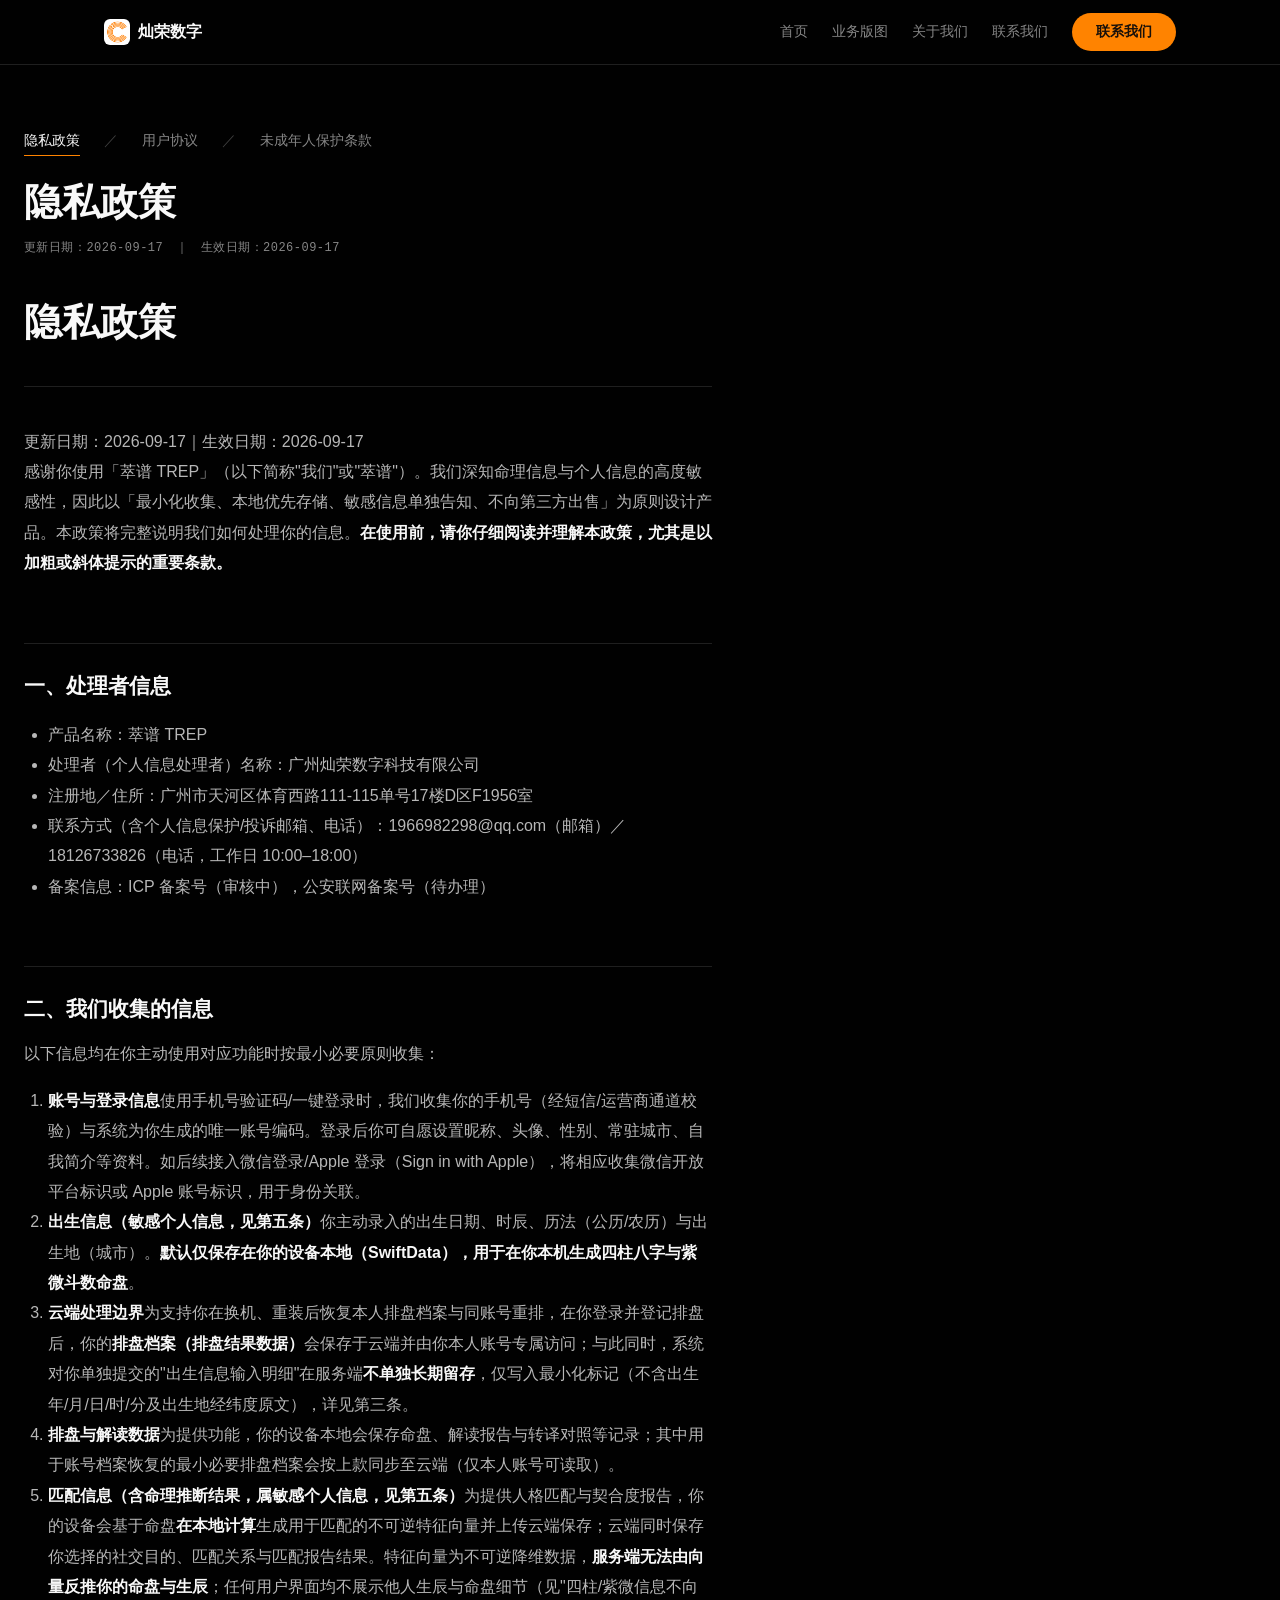
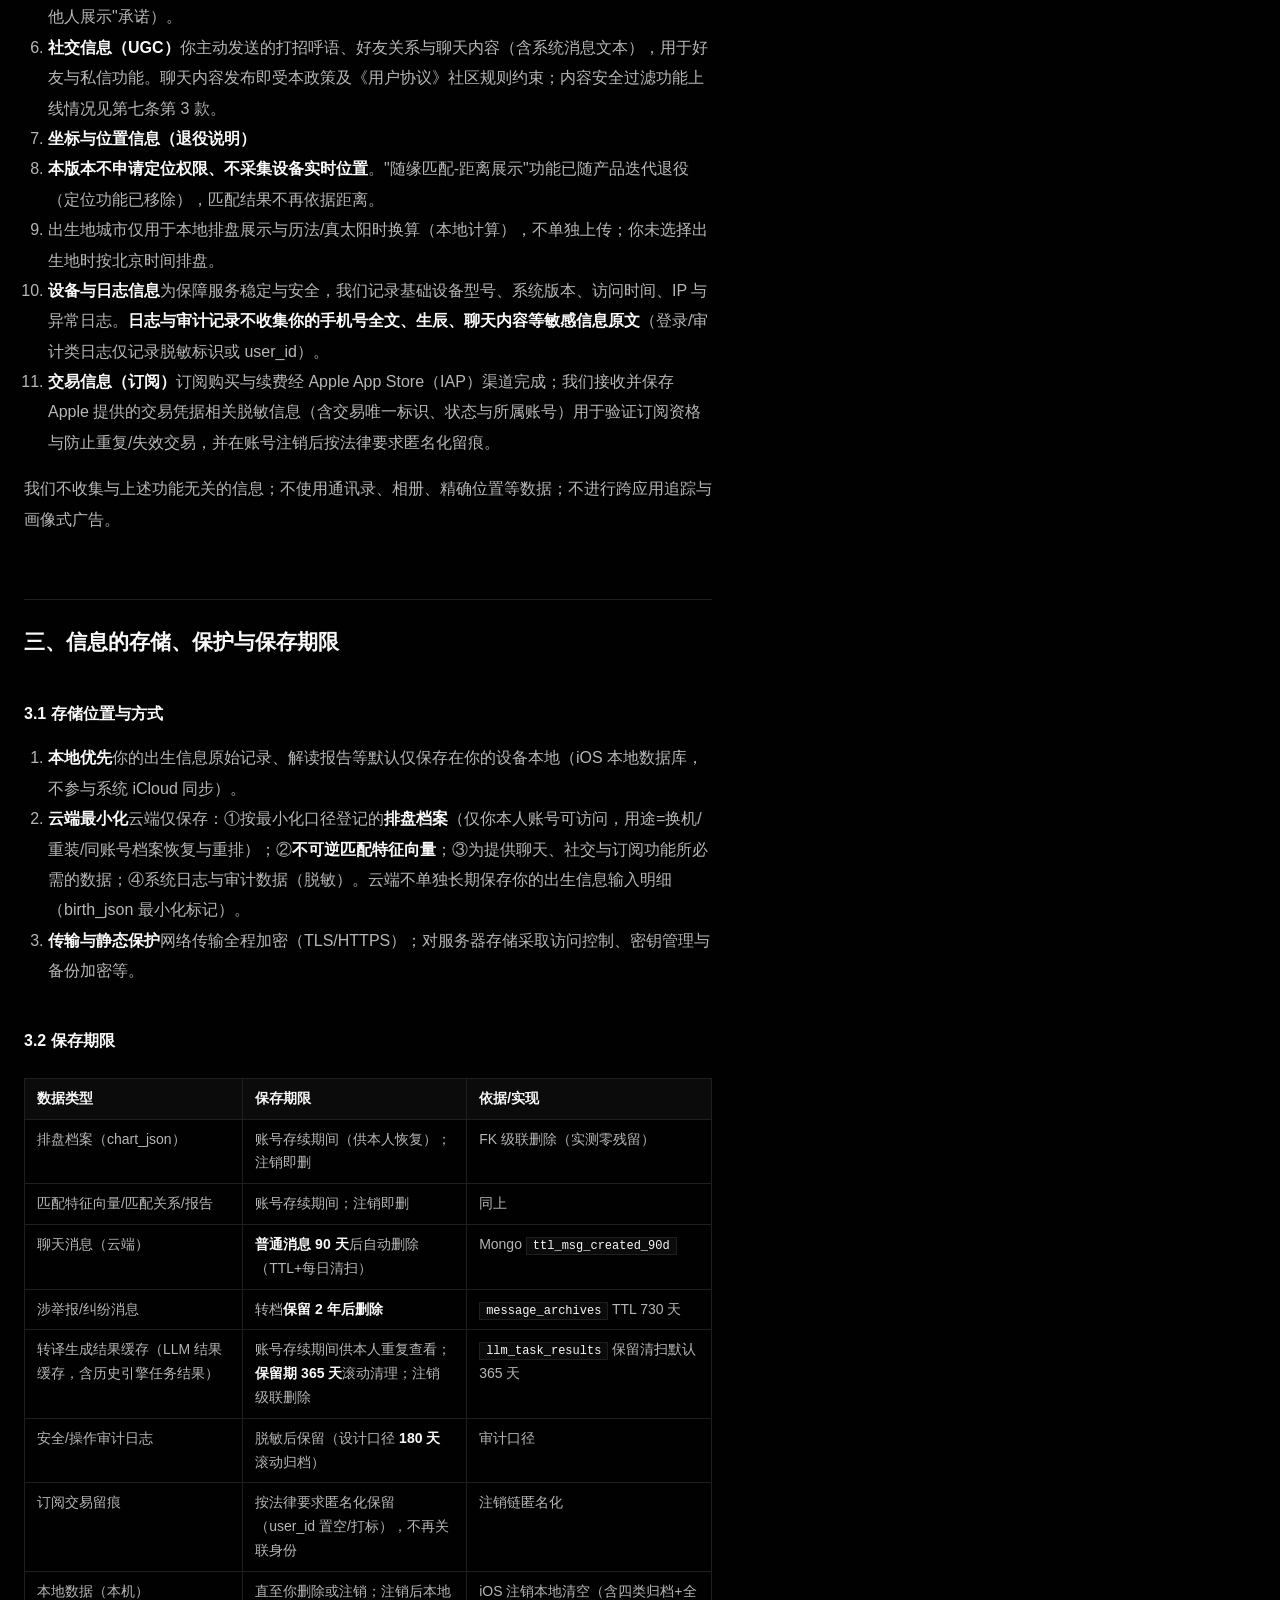
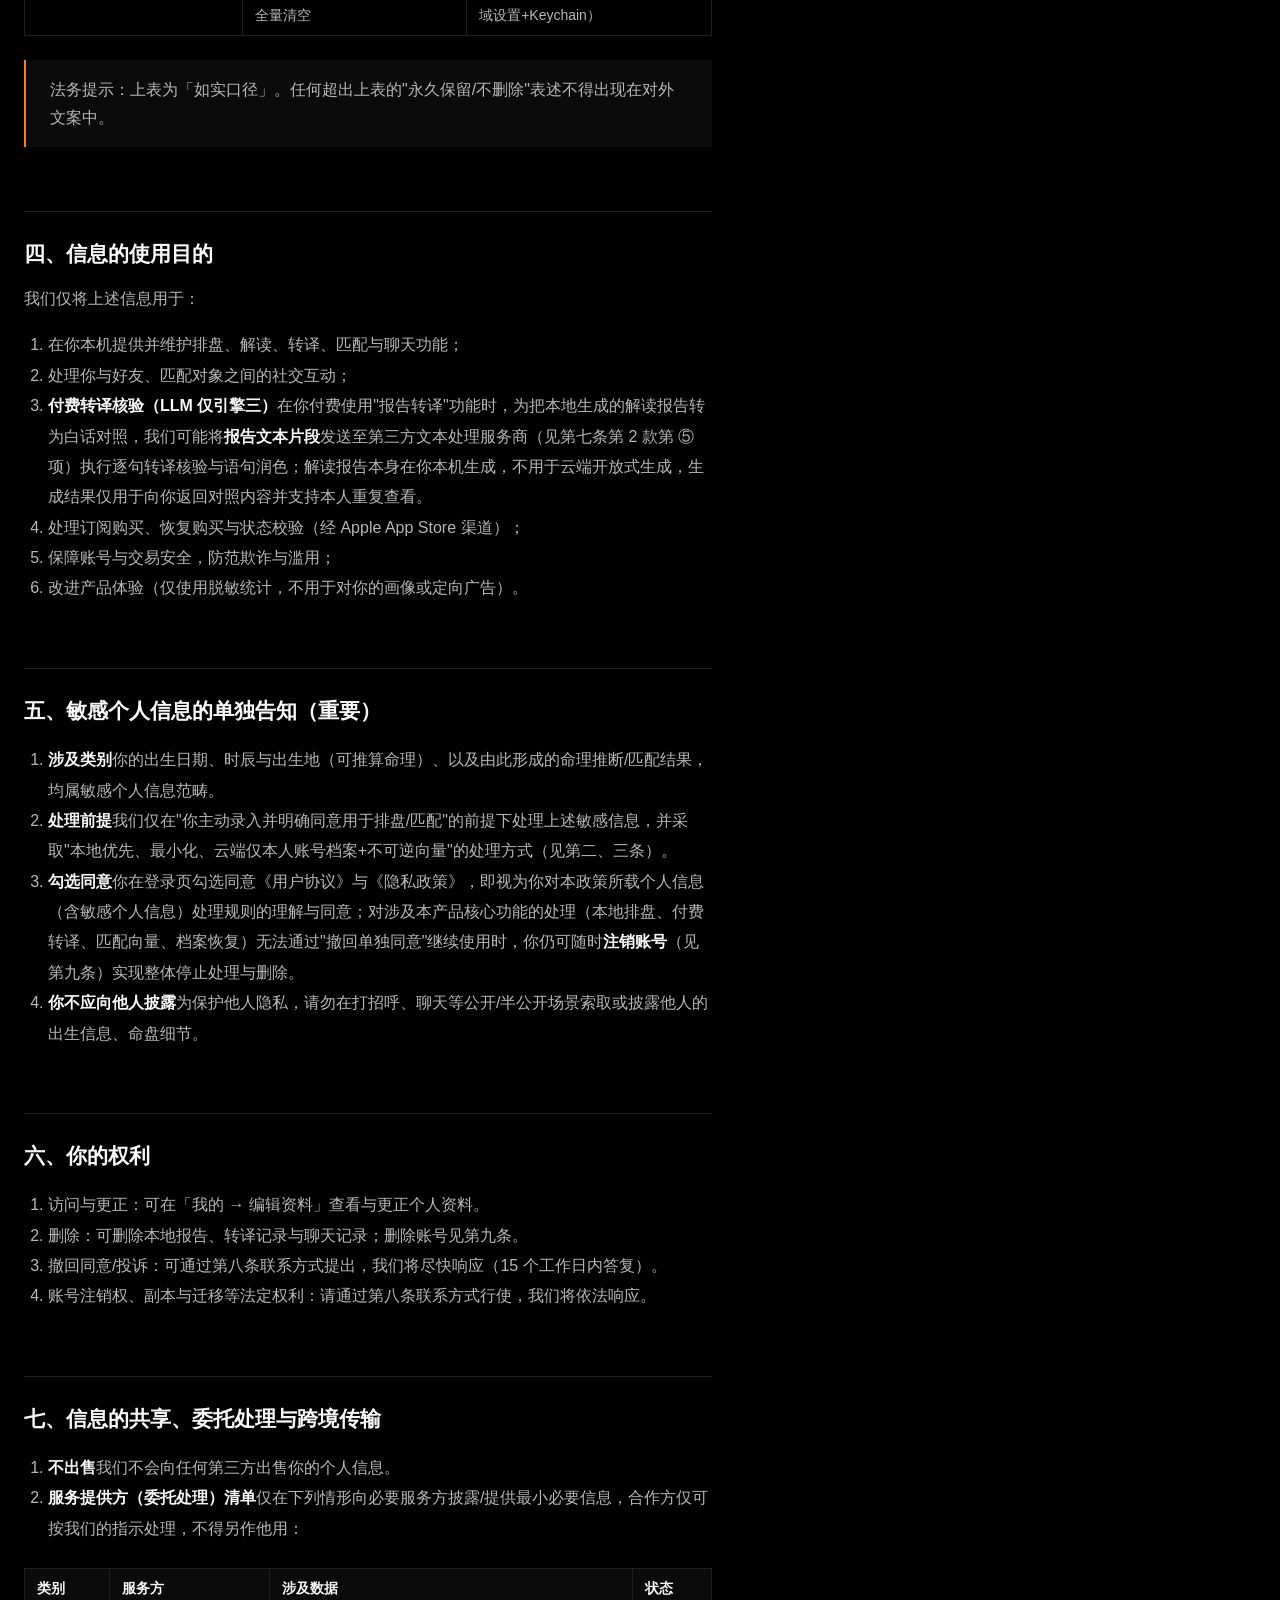
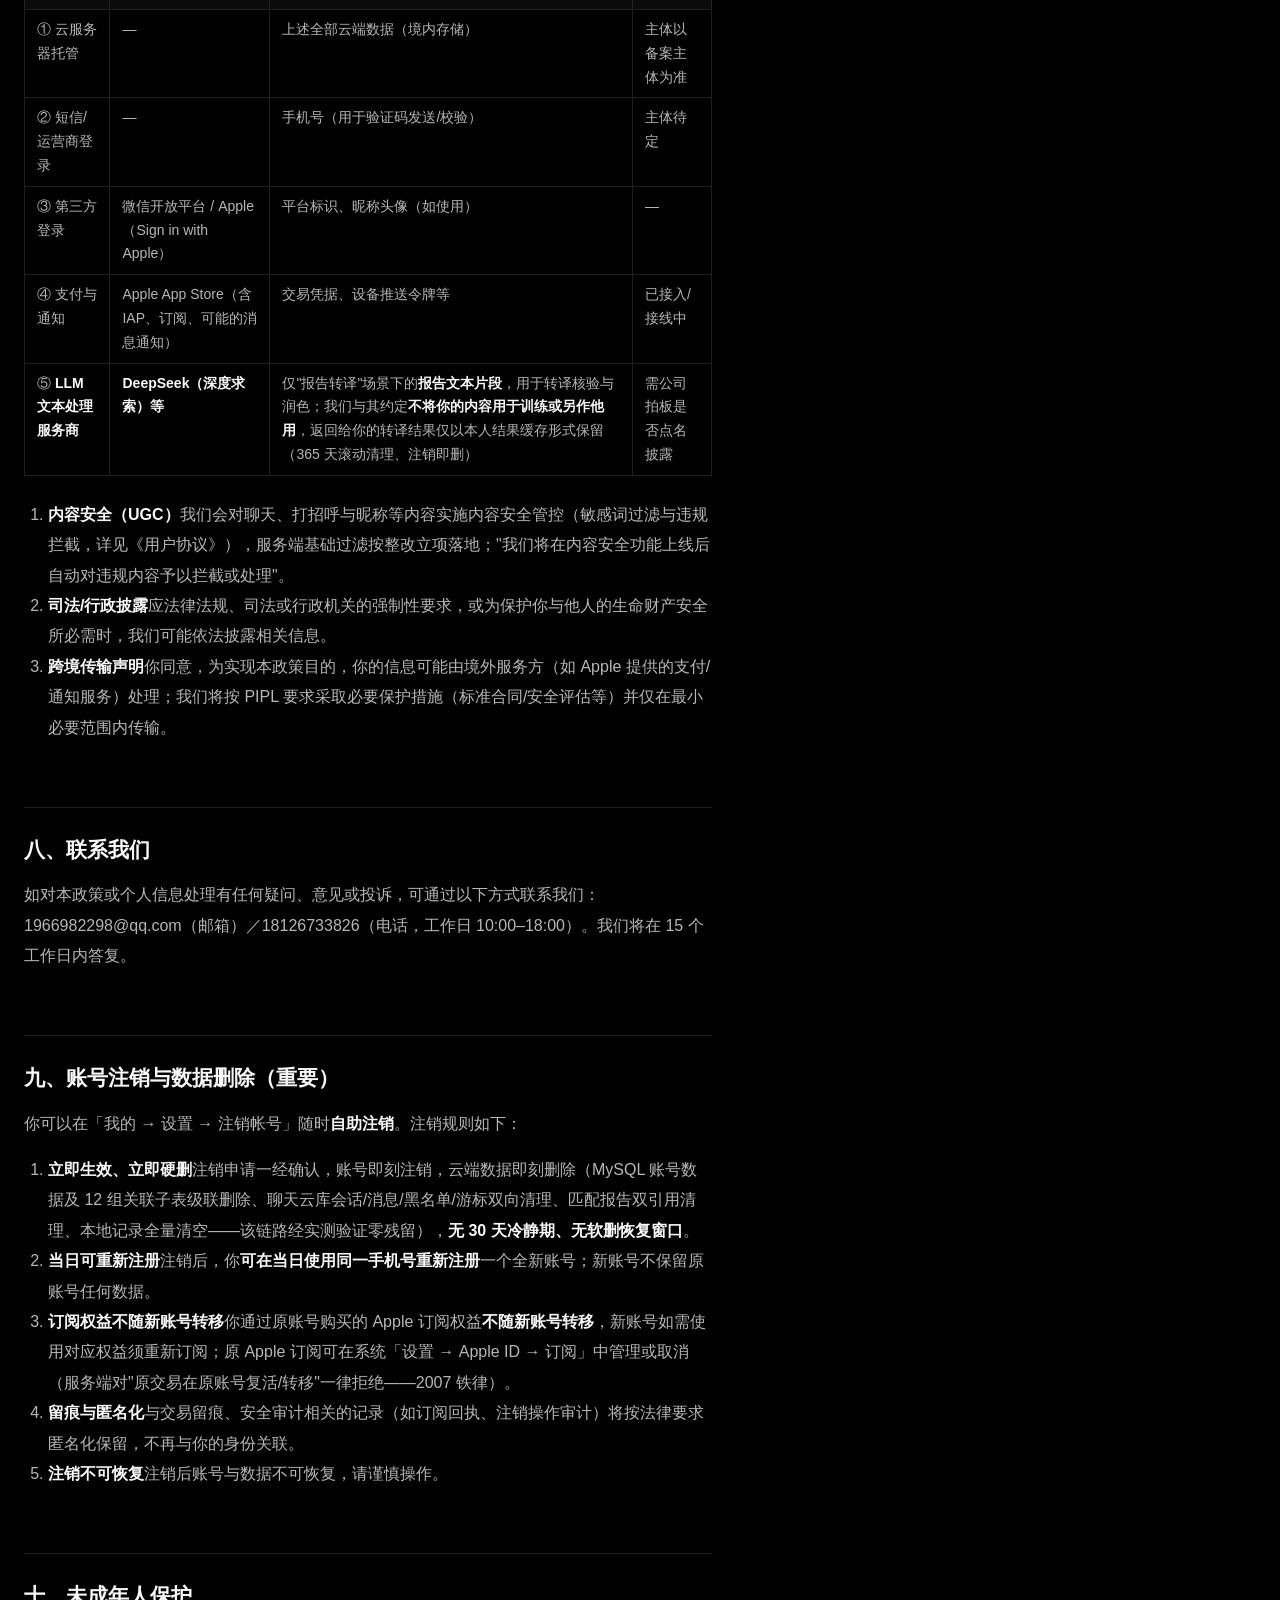
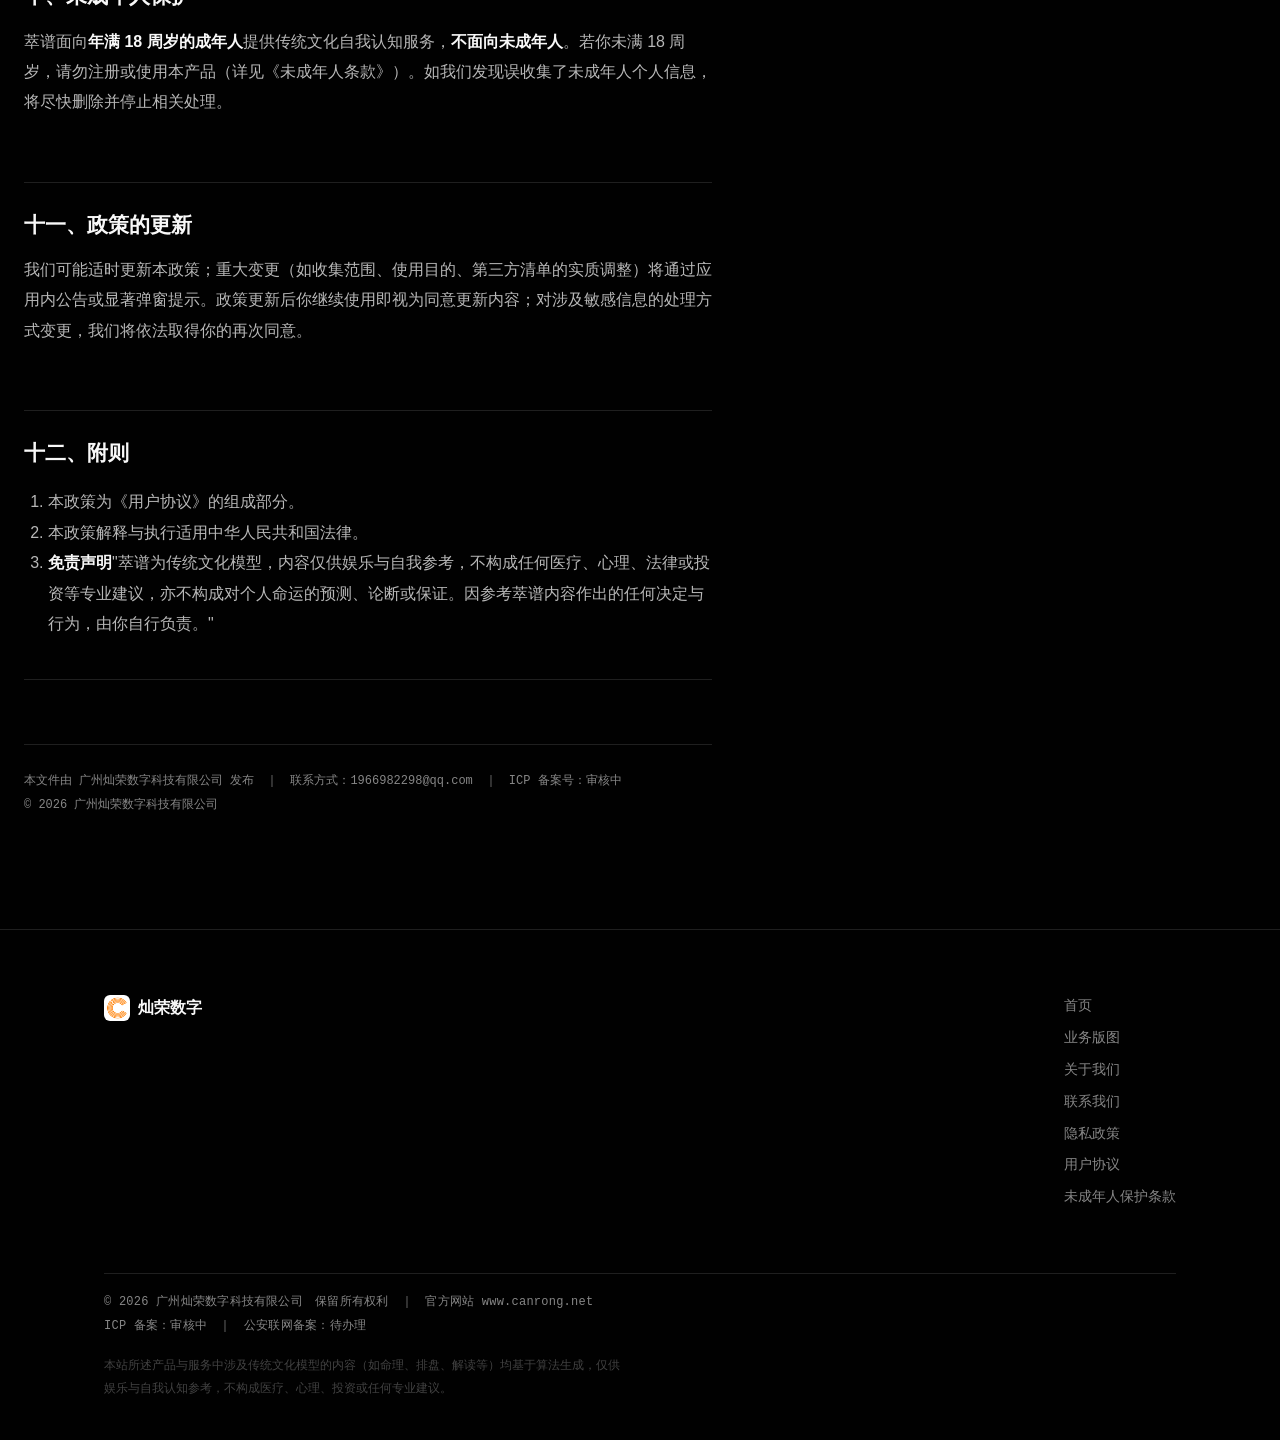
<file: privacy.html>
<!doctype html>
<html lang="zh-CN">
<head>
<meta charset="utf-8">
<meta name="viewport" content="width=device-width,initial-scale=1">
<title>隐私政策 · 萃谱</title>
<meta name="theme-color" content="#010101">
<link rel="icon" href="assets/icon.png?v=328f4905" type="image/png" sizes="256x256">
<link rel="stylesheet" href="style.css?v=328f4905">
</head>
<body>
<header class="site-header">
  <div class="page">
    <a class="brand" href="index.html" aria-label="广州灿荣数字科技有限公司 首页"><img src="assets/logo.png?v=328f4905" alt="" width="28" height="28">灿荣数字</a>
    <nav class="nav"><a href="index.html">首页</a><a href="business.html">业务版图</a><a href="about.html">关于我们</a><a href="contact.html">联系我们</a></nav>
    <a class="btn btn-primary" href="contact.html">联系我们</a>
</div>
</header>
<article class="article">
<nav class="tabs" aria-label="法律文件"><a href="privacy.html" aria-current="page">隐私政策</a><a href="terms.html">用户协议</a><a href="minors.html">未成年人保护条款</a></nav><h1>隐私政策</h1>
<p class="meta">更新日期：2026-09-17　｜　生效日期：2026-09-17</p>
<h1>隐私政策</h1>

<hr>
<p>更新日期：2026-09-17｜生效日期：2026-09-17</p>
<p>感谢你使用「萃谱 TREP」（以下简称"我们"或"萃谱"）。我们深知命理信息与个人信息的高度敏感性，因此以「最小化收集、本地优先存储、敏感信息单独告知、不向第三方出售」为原则设计产品。本政策将完整说明我们如何处理你的信息。<strong>在使用前，请你仔细阅读并理解本政策，尤其是以加粗或斜体提示的重要条款。</strong></p>
<h2>一、处理者信息</h2>
<ul><li>产品名称：萃谱 TREP</li><li>处理者（个人信息处理者）名称：广州灿荣数字科技有限公司</li><li>注册地／住所：广州市天河区体育西路111-115单号17楼D区F1956室</li><li>联系方式（含个人信息保护/投诉邮箱、电话）：1966982298@qq.com（邮箱）／18126733826（电话，工作日 10:00–18:00）</li><li>备案信息：ICP 备案号（审核中），公安联网备案号（待办理）</li></ul>
<h2>二、我们收集的信息</h2>
<p>以下信息均在你主动使用对应功能时按最小必要原则收集：</p>
<ol><li><strong>账号与登录信息</strong>使用手机号验证码/一键登录时，我们收集你的手机号（经短信/运营商通道校验）与系统为你生成的唯一账号编码。登录后你可自愿设置昵称、头像、性别、常驻城市、自我简介等资料。如后续接入微信登录/Apple 登录（Sign in with Apple），将相应收集微信开放平台标识或 Apple 账号标识，用于身份关联。</li><li><strong>出生信息（敏感个人信息，见第五条）</strong>你主动录入的出生日期、时辰、历法（公历/农历）与出生地（城市）。<strong>默认仅保存在你的设备本地（SwiftData），用于在你本机生成四柱八字与紫微斗数命盘</strong>。</li><li><strong>云端处理边界</strong>为支持你在换机、重装后恢复本人排盘档案与同账号重排，在你登录并登记排盘后，你的<strong>排盘档案（排盘结果数据）</strong>会保存于云端并由你本人账号专属访问；与此同时，系统对你单独提交的"出生信息输入明细"在服务端<strong>不单独长期留存</strong>，仅写入最小化标记（不含出生年/月/日/时/分及出生地经纬度原文），详见第三条。</li><li><strong>排盘与解读数据</strong>为提供功能，你的设备本地会保存命盘、解读报告与转译对照等记录；其中用于账号档案恢复的最小必要排盘档案会按上款同步至云端（仅本人账号可读取）。</li><li><strong>匹配信息（含命理推断结果，属敏感个人信息，见第五条）</strong>为提供人格匹配与契合度报告，你的设备会基于命盘<strong>在本地计算</strong>生成用于匹配的不可逆特征向量并上传云端保存；云端同时保存你选择的社交目的、匹配关系与匹配报告结果。特征向量为不可逆降维数据，<strong>服务端无法由向量反推你的命盘与生辰</strong>；任何用户界面均不展示他人生辰与命盘细节（见"四柱/紫微信息不向他人展示"承诺）。</li><li><strong>社交信息（UGC）</strong>你主动发送的打招呼语、好友关系与聊天内容（含系统消息文本），用于好友与私信功能。聊天内容发布即受本政策及《用户协议》社区规则约束；内容安全过滤功能上线情况见第七条第 3 款。</li><li><strong>坐标与位置信息（退役说明）</strong></li><li><strong>本版本不申请定位权限、不采集设备实时位置</strong>。"随缘匹配-距离展示"功能已随产品迭代退役（定位功能已移除），匹配结果不再依据距离。</li><li>出生地城市仅用于本地排盘展示与历法/真太阳时换算（本地计算），不单独上传；你未选择出生地时按北京时间排盘。</li><li><strong>设备与日志信息</strong>为保障服务稳定与安全，我们记录基础设备型号、系统版本、访问时间、IP 与异常日志。<strong>日志与审计记录不收集你的手机号全文、生辰、聊天内容等敏感信息原文</strong>（登录/审计类日志仅记录脱敏标识或 user_id）。</li><li><strong>交易信息（订阅）</strong>订阅购买与续费经 Apple App Store（IAP）渠道完成；我们接收并保存 Apple 提供的交易凭据相关脱敏信息（含交易唯一标识、状态与所属账号）用于验证订阅资格与防止重复/失效交易，并在账号注销后按法律要求匿名化留痕。</li></ol>
<p>我们不收集与上述功能无关的信息；不使用通讯录、相册、精确位置等数据；不进行跨应用追踪与画像式广告。</p>
<h2>三、信息的存储、保护与保存期限</h2>
<h3>3.1 存储位置与方式</h3>
<ol><li><strong>本地优先</strong>你的出生信息原始记录、解读报告等默认仅保存在你的设备本地（iOS 本地数据库，不参与系统 iCloud 同步）。</li><li><strong>云端最小化</strong>云端仅保存：①按最小化口径登记的<strong>排盘档案</strong>（仅你本人账号可访问，用途=换机/重装/同账号档案恢复与重排）；②<strong>不可逆匹配特征向量</strong>；③为提供聊天、社交与订阅功能所必需的数据；④系统日志与审计数据（脱敏）。云端不单独长期保存你的出生信息输入明细（birth_json 最小化标记）。</li><li><strong>传输与静态保护</strong>网络传输全程加密（TLS/HTTPS）；对服务器存储采取访问控制、密钥管理与备份加密等。</li></ol>
<h3>3.2 保存期限</h3>
<table><thead><tr><th>数据类型</th><th>保存期限</th><th>依据/实现</th></tr></thead><tbody><tr><td>排盘档案（chart_json）</td><td>账号存续期间（供本人恢复）；注销即删</td><td>FK 级联删除（实测零残留）</td></tr><tr><td>匹配特征向量/匹配关系/报告</td><td>账号存续期间；注销即删</td><td>同上</td></tr><tr><td>聊天消息（云端）</td><td><strong>普通消息 90 天</strong>后自动删除（TTL+每日清扫）</td><td>Mongo <code>ttl_msg_created_90d</code></td></tr><tr><td>涉举报/纠纷消息</td><td>转档<strong>保留 2 年后删除</strong></td><td><code>message_archives</code> TTL 730 天</td></tr><tr><td>转译生成结果缓存（LLM 结果缓存，含历史引擎任务结果）</td><td>账号存续期间供本人重复查看；<strong>保留期 365 天</strong>滚动清理；注销级联删除</td><td><code>llm_task_results</code> 保留清扫默认 365 天</td></tr><tr><td>安全/操作审计日志</td><td>脱敏后保留（设计口径 <strong>180 天</strong>滚动归档）</td><td> 审计口径</td></tr><tr><td>订阅交易留痕</td><td>按法律要求匿名化保留（user_id 置空/打标），不再关联身份</td><td>注销链匿名化</td></tr><tr><td>本地数据（本机）</td><td>直至你删除或注销；注销后本地全量清空</td><td>iOS 注销本地清空（含四类归档+全域设置+Keychain）</td></tr></tbody></table>
<blockquote>法务提示：上表为「如实口径」。任何超出上表的"永久保留/不删除"表述不得出现在对外文案中。</blockquote>
<h2>四、信息的使用目的</h2>
<p>我们仅将上述信息用于：</p>
<ol><li>在你本机提供并维护排盘、解读、转译、匹配与聊天功能；</li><li>处理你与好友、匹配对象之间的社交互动；</li><li><strong>付费转译核验（LLM 仅引擎三）</strong>在你付费使用"报告转译"功能时，为把本地生成的解读报告转为白话对照，我们可能将<strong>报告文本片段</strong>发送至第三方文本处理服务商（见第七条第 2 款第 ⑤ 项）执行逐句转译核验与语句润色；解读报告本身在你本机生成，不用于云端开放式生成，生成结果仅用于向你返回对照内容并支持本人重复查看。</li><li>处理订阅购买、恢复购买与状态校验（经 Apple App Store 渠道）；</li><li>保障账号与交易安全，防范欺诈与滥用；</li><li>改进产品体验（仅使用脱敏统计，不用于对你的画像或定向广告）。</li></ol>
<h2>五、敏感个人信息的单独告知（重要）</h2>
<ol><li><strong>涉及类别</strong>你的出生日期、时辰与出生地（可推算命理）、以及由此形成的命理推断/匹配结果，均属敏感个人信息范畴。</li><li><strong>处理前提</strong>我们仅在"你主动录入并明确同意用于排盘/匹配"的前提下处理上述敏感信息，并采取"本地优先、最小化、云端仅本人账号档案+不可逆向量"的处理方式（见第二、三条）。</li><li><strong>勾选同意</strong>你在登录页勾选同意《用户协议》与《隐私政策》，即视为你对本政策所载个人信息（含敏感个人信息）处理规则的理解与同意；对涉及本产品核心功能的处理（本地排盘、付费转译、匹配向量、档案恢复）无法通过"撤回单独同意"继续使用时，你仍可随时<strong>注销账号</strong>（见第九条）实现整体停止处理与删除。</li><li><strong>你不应向他人披露</strong>为保护他人隐私，请勿在打招呼、聊天等公开/半公开场景索取或披露他人的出生信息、命盘细节。</li></ol>
<h2>六、你的权利</h2>
<ol><li>访问与更正：可在「我的 → 编辑资料」查看与更正个人资料。</li><li>删除：可删除本地报告、转译记录与聊天记录；删除账号见第九条。</li><li>撤回同意/投诉：可通过第八条联系方式提出，我们将尽快响应（15 个工作日内答复）。</li><li>账号注销权、副本与迁移等法定权利：请通过第八条联系方式行使，我们将依法响应。</li></ol>
<h2>七、信息的共享、委托处理与跨境传输</h2>
<ol><li><strong>不出售</strong>我们不会向任何第三方出售你的个人信息。</li><li><strong>服务提供方（委托处理）清单</strong>仅在下列情形向必要服务方披露/提供最小必要信息，合作方仅可按我们的指示处理，不得另作他用：</li></ol>
<table><thead><tr><th>类别</th><th>服务方</th><th>涉及数据</th><th>状态</th></tr></thead><tbody><tr><td>① 云服务器托管</td><td>—</td><td>上述全部云端数据（境内存储）</td><td>主体以备案主体为准</td></tr><tr><td>② 短信/运营商登录</td><td>—</td><td>手机号（用于验证码发送/校验）</td><td>主体待定</td></tr><tr><td>③ 第三方登录</td><td>微信开放平台 / Apple（Sign in with Apple）</td><td>平台标识、昵称头像（如使用）</td><td>—</td></tr><tr><td>④ 支付与通知</td><td>Apple App Store（含 IAP、订阅、可能的消息通知）</td><td>交易凭据、设备推送令牌等</td><td>已接入/接线中</td></tr><tr><td>⑤ <strong>LLM 文本处理服务商</strong></td><td><strong>DeepSeek（深度求索）等</strong></td><td>仅"报告转译"场景下的<strong>报告文本片段</strong>，用于转译核验与润色；我们与其约定<strong>不将你的内容用于训练或另作他用</strong>，返回给你的转译结果仅以本人结果缓存形式保留（365 天滚动清理、注销即删）</td><td>需公司拍板是否点名披露</td></tr></tbody></table>
<ol><li><strong>内容安全（UGC）</strong>我们会对聊天、打招呼与昵称等内容实施内容安全管控（敏感词过滤与违规拦截，详见《用户协议》），服务端基础过滤按整改立项落地；"我们将在内容安全功能上线后自动对违规内容予以拦截或处理"。</li><li><strong>司法/行政披露</strong>应法律法规、司法或行政机关的强制性要求，或为保护你与他人的生命财产安全所必需时，我们可能依法披露相关信息。</li><li><strong>跨境传输声明</strong>你同意，为实现本政策目的，你的信息可能由境外服务方（如 Apple 提供的支付/通知服务）处理；我们将按 PIPL 要求采取必要保护措施（标准合同/安全评估等）并仅在最小必要范围内传输。</li></ol>
<h2>八、联系我们</h2>
<p>如对本政策或个人信息处理有任何疑问、意见或投诉，可通过以下方式联系我们：1966982298@qq.com（邮箱）／18126733826（电话，工作日 10:00–18:00）。我们将在 15 个工作日内答复。</p>
<h2>九、账号注销与数据删除（重要）</h2>
<p>你可以在「我的 → 设置 → 注销帐号」随时<strong>自助注销</strong>。注销规则如下：</p>
<ol><li><strong>立即生效、立即硬删</strong>注销申请一经确认，账号即刻注销，云端数据即刻删除（MySQL 账号数据及 12 组关联子表级联删除、聊天云库会话/消息/黑名单/游标双向清理、匹配报告双引用清理、本地记录全量清空——该链路经实测验证零残留），<strong>无 30 天冷静期、无软删恢复窗口</strong>。</li><li><strong>当日可重新注册</strong>注销后，你<strong>可在当日使用同一手机号重新注册</strong>一个全新账号；新账号不保留原账号任何数据。</li><li><strong>订阅权益不随新账号转移</strong>你通过原账号购买的 Apple 订阅权益<strong>不随新账号转移</strong>，新账号如需使用对应权益须重新订阅；原 Apple 订阅可在系统「设置 → Apple ID → 订阅」中管理或取消（服务端对"原交易在原账号复活/转移"一律拒绝——2007 铁律）。</li><li><strong>留痕与匿名化</strong>与交易留痕、安全审计相关的记录（如订阅回执、注销操作审计）将按法律要求匿名化保留，不再与你的身份关联。</li><li><strong>注销不可恢复</strong>注销后账号与数据不可恢复，请谨慎操作。</li></ol>
<h2>十、未成年人保护</h2>
<p>萃谱面向<strong>年满 18 周岁的成年人</strong>提供传统文化自我认知服务，<strong>不面向未成年人</strong>。若你未满 18 周岁，请勿注册或使用本产品（详见《未成年人条款》）。如我们发现误收集了未成年人个人信息，将尽快删除并停止相关处理。</p>
<h2>十一、政策的更新</h2>
<p>我们可能适时更新本政策；重大变更（如收集范围、使用目的、第三方清单的实质调整）将通过应用内公告或显著弹窗提示。政策更新后你继续使用即视为同意更新内容；对涉及敏感信息的处理方式变更，我们将依法取得你的再次同意。</p>
<h2>十二、附则</h2>
<ol><li>本政策为《用户协议》的组成部分。</li><li>本政策解释与执行适用中华人民共和国法律。</li><li><strong>免责声明</strong>"萃谱为传统文化模型，内容仅供娱乐与自我参考，不构成任何医疗、心理、法律或投资等专业建议，亦不构成对个人命运的预测、论断或保证。因参考萃谱内容作出的任何决定与行为，由你自行负责。"</li></ol>
<hr>
<footer>本文件由 广州灿荣数字科技有限公司 发布　｜　联系方式：1966982298@qq.com　｜　ICP 备案号：审核中<br>© 2026 广州灿荣数字科技有限公司</footer>
</article>
<footer class="site-footer">
  <div class="page">
    <div class="top">
      <a class="brand" href="index.html"><img src="assets/logo.png?v=328f4905" alt="" width="28" height="28">灿荣数字</a>
      <nav>
        <a href="index.html">首页</a><a href="business.html">业务版图</a><a href="about.html">关于我们</a><a href="contact.html">联系我们</a><a href="privacy.html">隐私政策</a><a href="terms.html">用户协议</a><a href="minors.html">未成年人保护条款</a>
</nav>
</div>
    <div class="legal">
      © 2026 广州灿荣数字科技有限公司　保留所有权利　｜　官方网站 www.canrong.net<br>
      ICP 备案：审核中　｜　公安联网备案：待办理
</div>
    <p class="disclaimer">本站所述产品与服务中涉及传统文化模型的内容（如命理、排盘、解读等）均基于算法生成，仅供娱乐与自我认知参考，不构成医疗、心理、投资或任何专业建议。</p>
</div>
</footer>
</body>
</html>
</file>
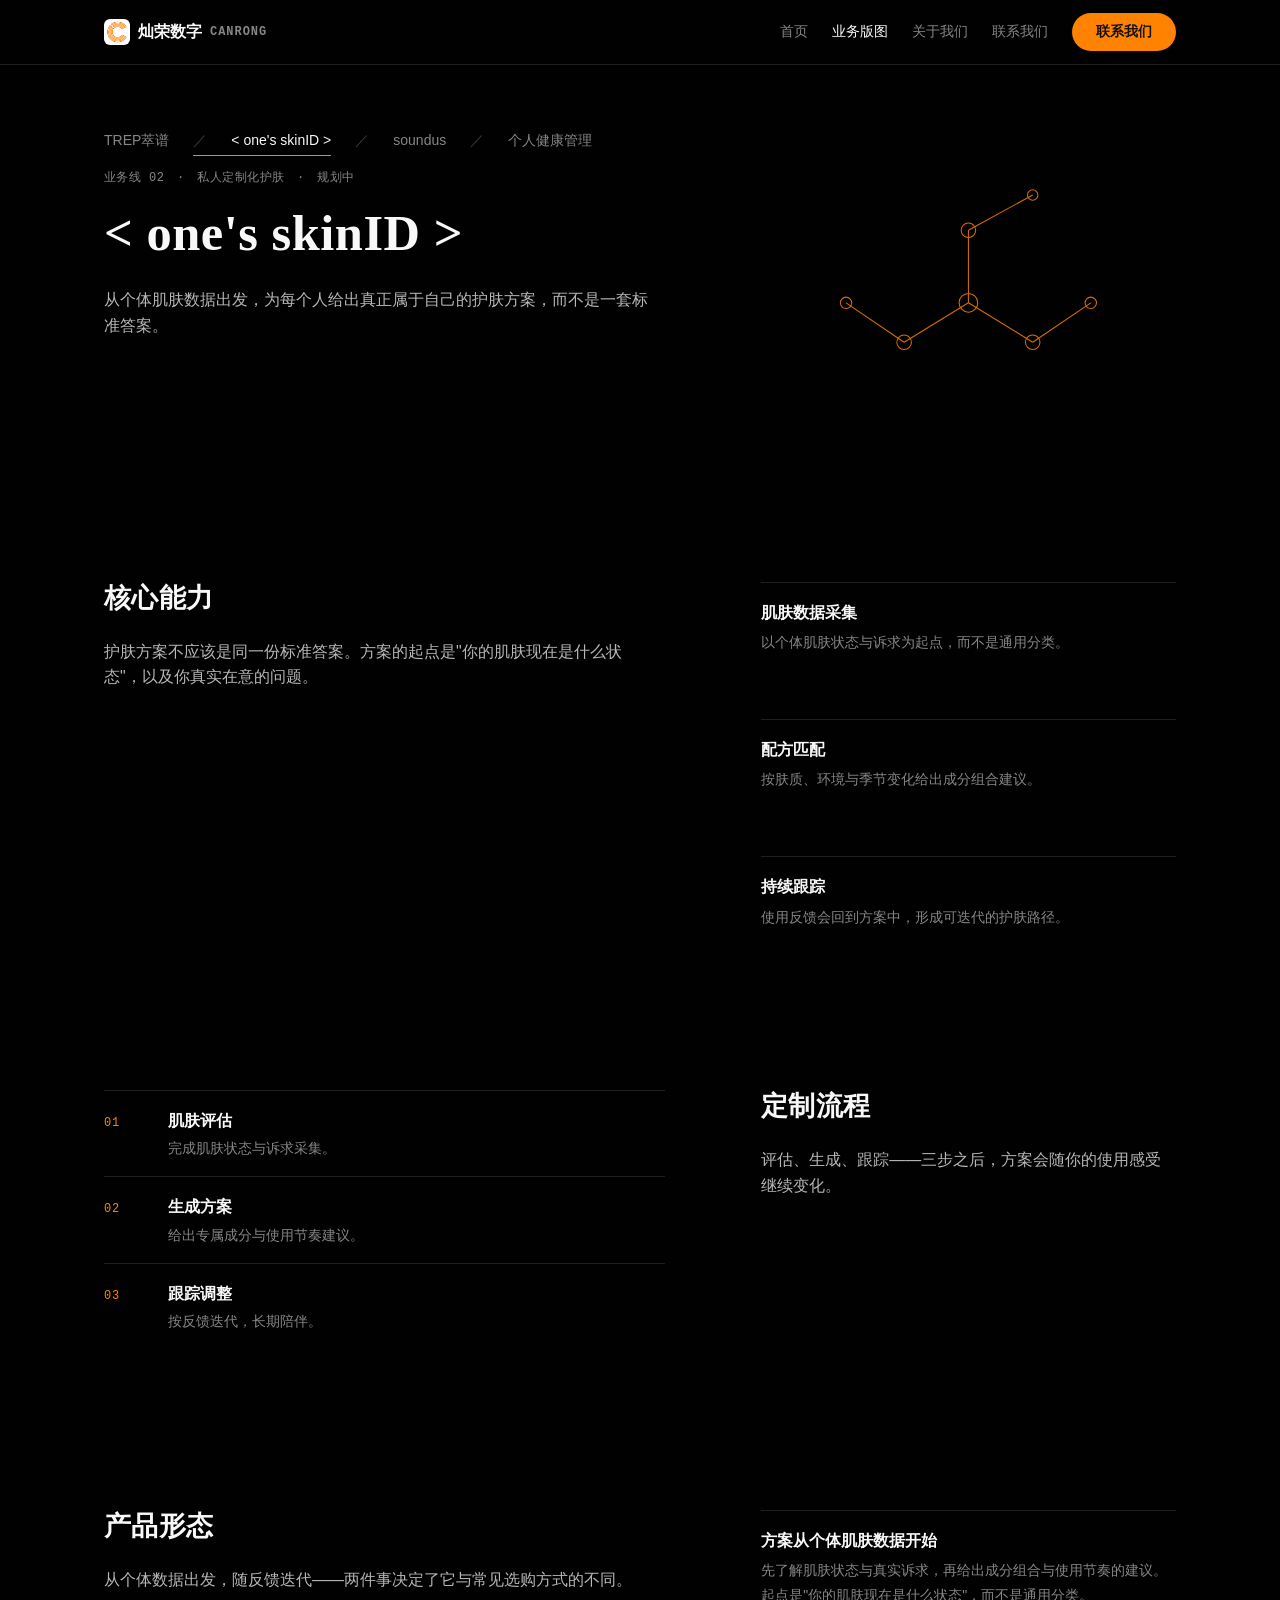
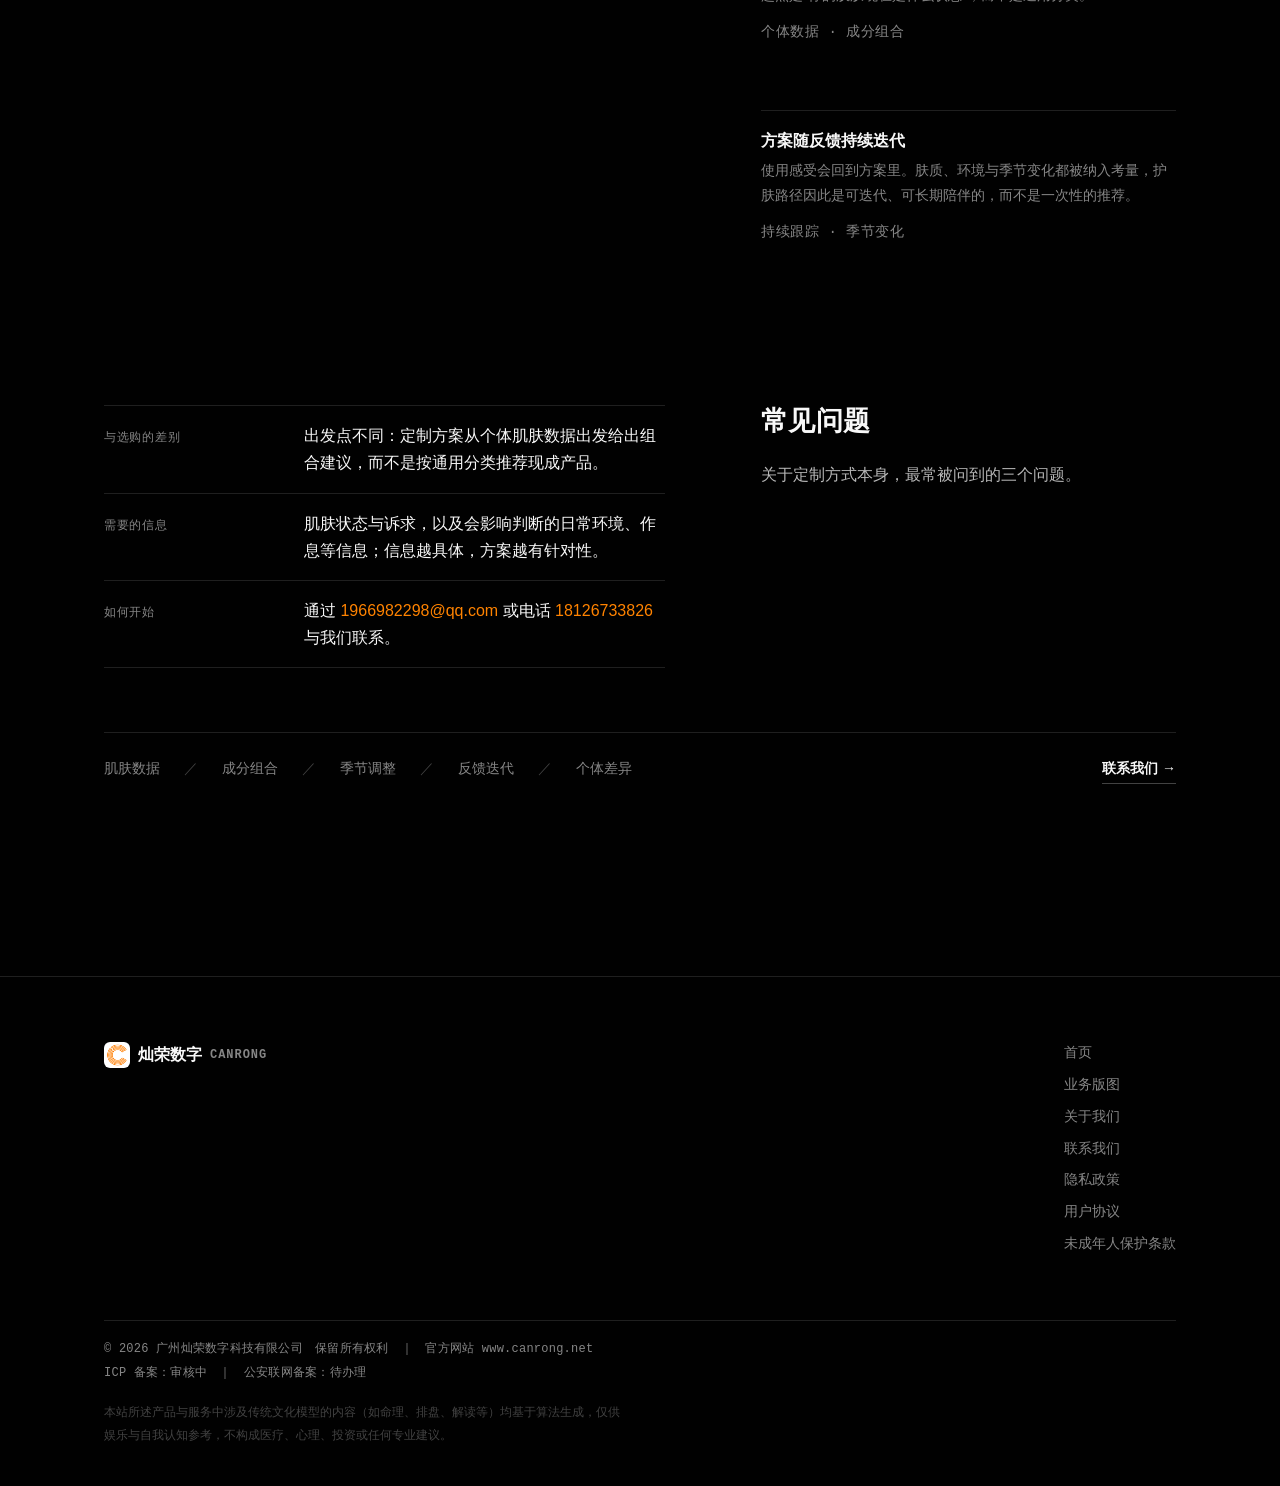
<file: skinid.html>
<!doctype html>
<html lang="zh-CN">
<head>
<meta charset="utf-8">
<meta name="viewport" content="width=device-width,initial-scale=1">
<title>&lt; one's skinID &gt; · 私人定制化护肤 · 灿荣数字</title>
<meta name="description" content="&lt; one's skinID &gt;：从个体肌肤数据出发，为每个人给出真正属于自己的护肤方案，而不是一套标准答案。含核心能力、定制流程与常见问题。">
<meta name="theme-color" content="#010101">
<link rel="icon" href="assets/icon.png?v=328f4905" type="image/png" sizes="256x256">
<link rel="stylesheet" href="style.css?v=328f4905">
</head>
<body>

<header class="site-header">
  <div class="page">
    <a class="brand" href="index.html" aria-label="广州灿荣数字科技有限公司 首页"><img src="assets/logo.png?v=328f4905" alt="" width="26" height="26">灿荣数字<em>CANRONG</em></a>
    <nav class="nav">
      <a href="index.html">首页</a>
      <a href="business.html" aria-current="page">业务版图</a>
      <a href="about.html">关于我们</a>
      <a href="contact.html">联系我们</a>
    </nav>
    <a class="btn btn-primary" href="contact.html">联系我们</a>
  </div>
</header>

<section class="section head">
  <div class="page">
    <nav class="line-tabs" aria-label="业务线">
      <a href="trep.html">TREP萃谱</a>
      <a href="skinid.html" aria-current="page">&lt; one's skinID &gt;</a>
      <a href="soundus.html">soundus</a>
      <a href="health.html">个人健康管理</a>
    </nav>
    <div class="split">
      <div>
        <p class="note">业务线 02　·　私人定制化护肤　·　规划中</p>
        <h1 class="display" style="margin-top:var(--s-md)">&lt; one's skinID &gt;</h1>
        <p class="lede">从个体肌肤数据出发，为每个人给出真正属于自己的护肤方案，而不是一套标准答案。</p>
      </div>
      <div>
        <svg class="motif wide" viewBox="0 0 400 260" role="img" aria-label="分子图形语言">
          <g stroke="currentColor" stroke-width="1" fill="none">
            <path d="M200 130 L200 60 M200 130 L262 168 M200 130 L138 168 M262 168 L318 130 M138 168 L82 130 M200 60 L262 26"/>
          </g>
          <g fill="none" stroke="currentColor" stroke-width="1">
            <circle cx="200" cy="130" r="9"/><circle cx="200" cy="60" r="7"/><circle cx="262" cy="168" r="7"/>
            <circle cx="138" cy="168" r="7"/><circle cx="318" cy="130" r="5.5"/><circle cx="82" cy="130" r="5.5"/><circle cx="262" cy="26" r="5"/>
          </g>
        </svg>
      </div>
    </div>
  </div>
</section>

<section class="section">
  <div class="page">
    <div class="split">
      <div>
        <h2 class="display">核心能力</h2>
        <p class="lede">护肤方案不应该是同一份标准答案。方案的起点是"你的肌肤现在是什么状态"，以及你真实在意的问题。</p>
      </div>
      <div>
        <ul class="plain-list">
          <li><h3>肌肤数据采集</h3><p>以个体肌肤状态与诉求为起点，而不是通用分类。</p></li>
          <li><h3>配方匹配</h3><p>按肤质、环境与季节变化给出成分组合建议。</p></li>
          <li><h3>持续跟踪</h3><p>使用反馈会回到方案中，形成可迭代的护肤路径。</p></li>
        </ul>
      </div>
    </div>
  </div>
</section>

<section class="section tight">
  <div class="page">
    <div class="split flip">
      <div>
        <h2 class="display">定制流程</h2>
        <p class="lede">评估、生成、跟踪——三步之后，方案会随你的使用感受继续变化。</p>
      </div>
      <div>
        <ul class="steps">
          <li><span class="n">01</span><div><h3>肌肤评估</h3><p>完成肌肤状态与诉求采集。</p></div></li>
          <li><span class="n">02</span><div><h3>生成方案</h3><p>给出专属成分与使用节奏建议。</p></div></li>
          <li><span class="n">03</span><div><h3>跟踪调整</h3><p>按反馈迭代，长期陪伴。</p></div></li>
        </ul>
      </div>
    </div>
  </div>
</section>

<section class="section">
  <div class="page">
    <div class="split">
      <div>
        <h2 class="display">产品形态</h2>
        <p class="lede">从个体数据出发，随反馈迭代——两件事决定了它与常见选购方式的不同。</p>
      </div>
      <div>
        <ul class="plain-list">
          <li>
            <h3>方案从个体肌肤数据开始</h3>
            <p>先了解肌肤状态与真实诉求，再给出成分组合与使用节奏的建议。起点是"你的肌肤现在是什么状态"，而不是通用分类。</p>
            <p class="mono" style="margin-top:var(--s-sm)">个体数据 · 成分组合</p>
          </li>
          <li>
            <h3>方案随反馈持续迭代</h3>
            <p>使用感受会回到方案里。肤质、环境与季节变化都被纳入考量，护肤路径因此是可迭代、可长期陪伴的，而不是一次性的推荐。</p>
            <p class="mono" style="margin-top:var(--s-sm)">持续跟踪 · 季节变化</p>
          </li>
        </ul>
      </div>
    </div>
  </div>
</section>

<section class="section tight">
  <div class="page">
    <div class="split flip">
      <div>
        <h2 class="display">常见问题</h2>
        <p class="lede">关于定制方式本身，最常被问到的三个问题。</p>
      </div>
      <div>
        <dl class="spec">
          <div><dt>与选购的差别</dt><dd>出发点不同：定制方案从个体肌肤数据出发给出组合建议，而不是按通用分类推荐现成产品。</dd></div>
          <div><dt>需要的信息</dt><dd>肌肤状态与诉求，以及会影响判断的日常环境、作息等信息；信息越具体，方案越有针对性。</dd></div>
          <div><dt>如何开始</dt><dd>通过 <a href="mailto:1966982298@qq.com">1966982298@qq.com</a> 或电话 <a href="tel:+8618126733826">18126733826</a> 与我们联系。</dd></div>
        </dl>
      </div>
    </div>
  </div>
</section>

<section class="section flush">
  <div class="page">
    <div class="endnote" style="border-top:1px solid var(--rule)">
      <div class="keywords"><span>肌肤数据</span><span>成分组合</span><span>季节调整</span><span>反馈迭代</span><span>个体差异</span></div>
      <a class="link-line" href="contact.html">联系我们 →</a>
    </div>
  </div>
</section>

<footer class="site-footer">
  <div class="page">
    <div class="top">
      <a class="brand" href="index.html"><img src="assets/logo.png?v=328f4905" alt="" width="26" height="26">灿荣数字<em>CANRONG</em></a>
      <nav>
        <a href="index.html">首页</a><a href="business.html">业务版图</a><a href="about.html">关于我们</a><a href="contact.html">联系我们</a><a href="privacy.html">隐私政策</a><a href="terms.html">用户协议</a><a href="minors.html">未成年人保护条款</a>
      </nav>
    </div>
    <div class="legal">
      © 2026 广州灿荣数字科技有限公司　保留所有权利　｜　官方网站 www.canrong.net<br>
      ICP 备案：审核中　｜　公安联网备案：待办理
    </div>
    <p class="disclaimer">本站所述产品与服务中涉及传统文化模型的内容（如命理、排盘、解读等）均基于算法生成，仅供娱乐与自我认知参考，不构成医疗、心理、投资或任何专业建议。</p>
  </div>
</footer>

</body>
</html>
</file>
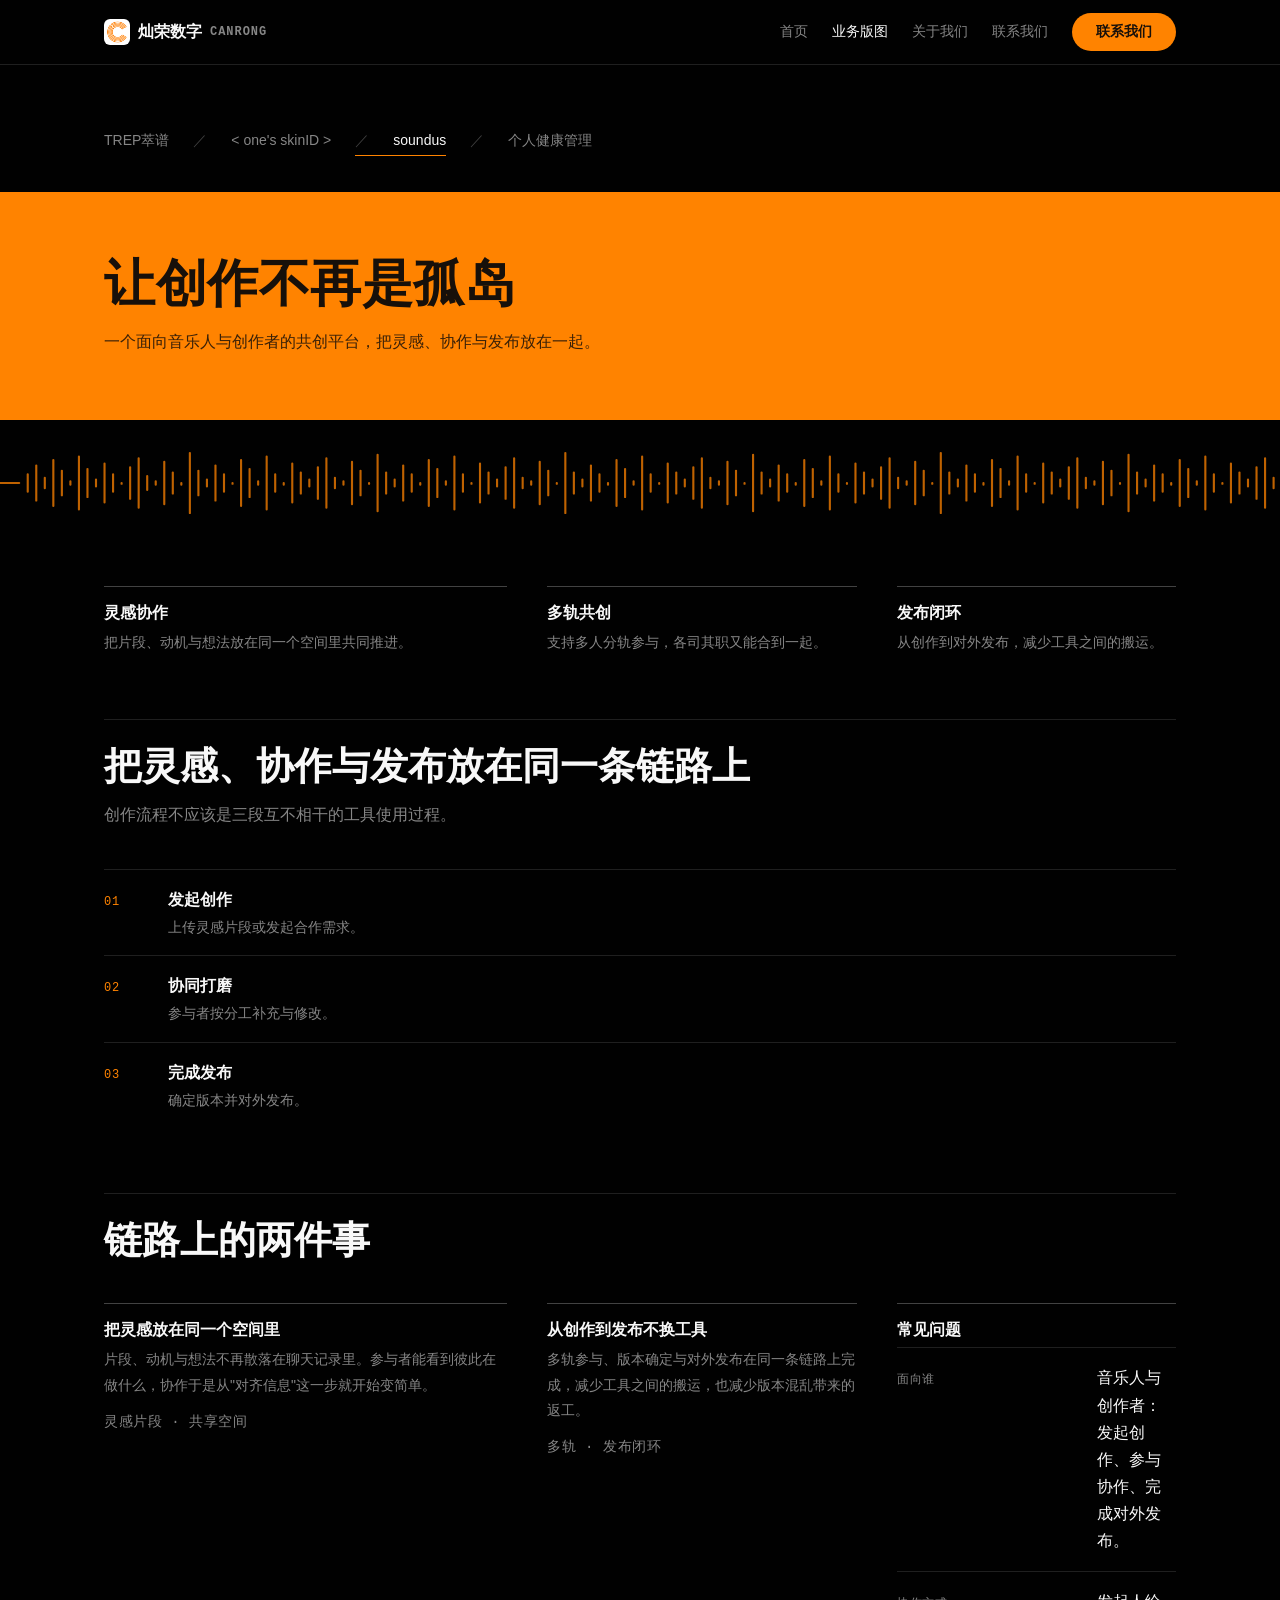
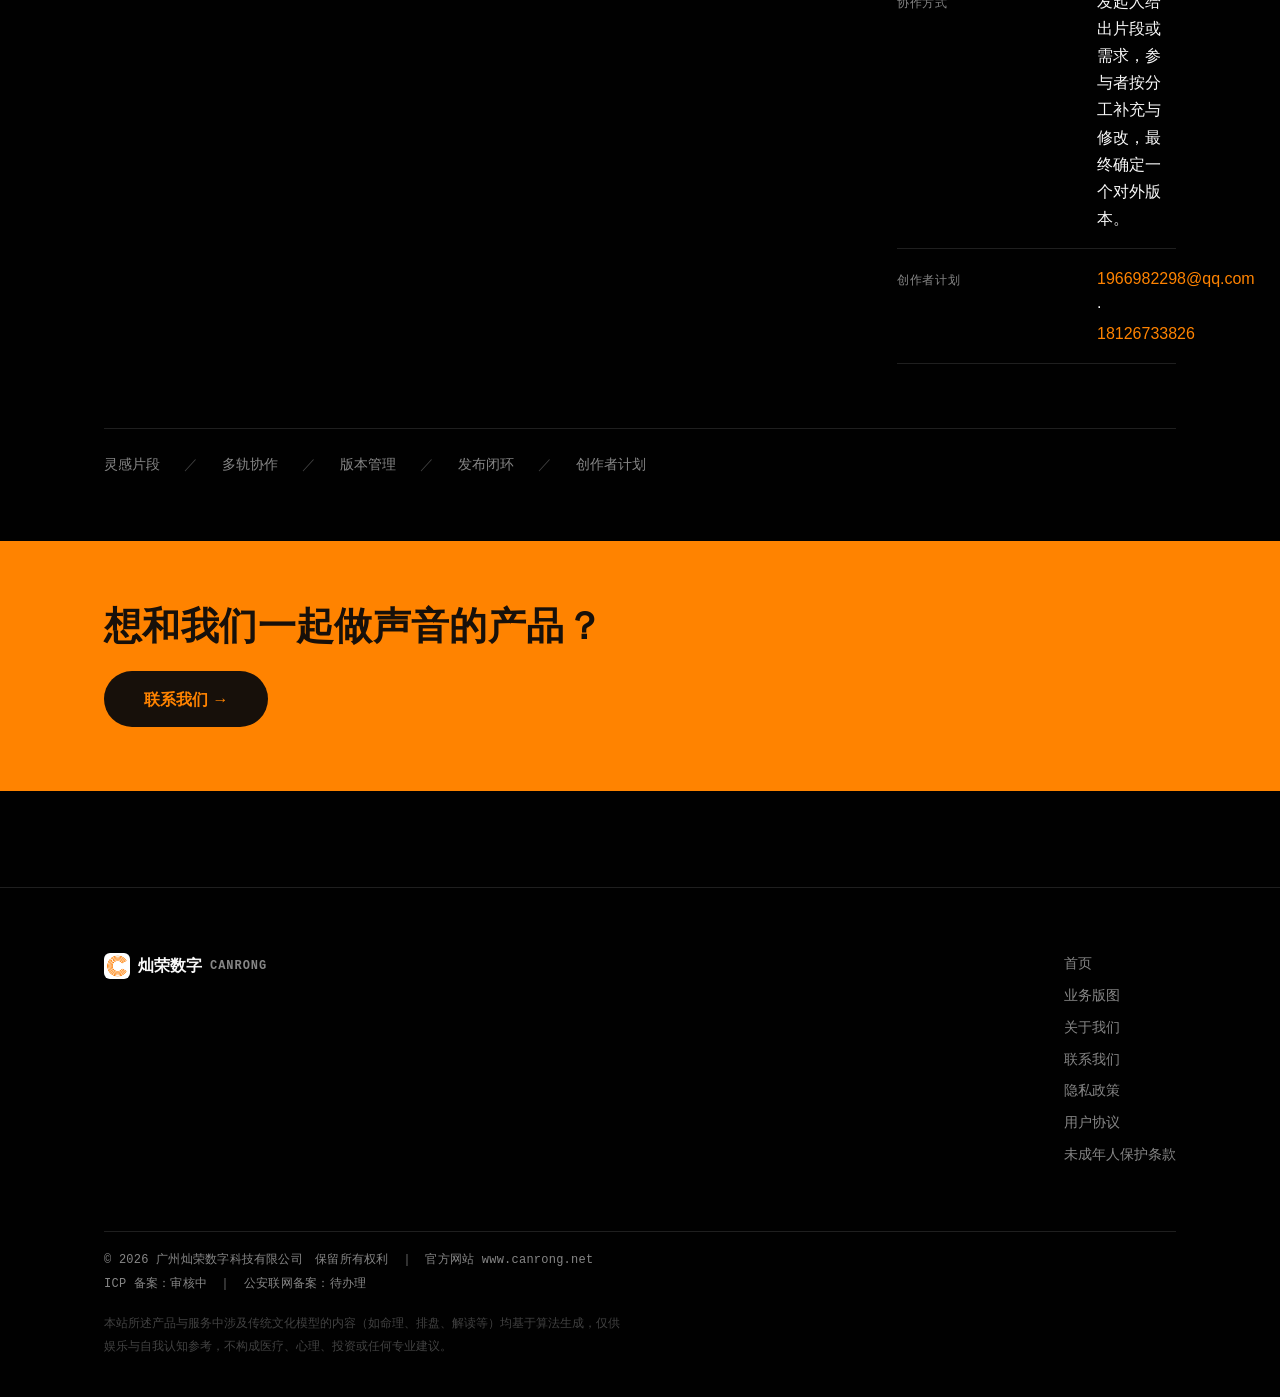
<file: soundus.html>
<!doctype html>
<html lang="zh-CN">
<head>
<meta charset="utf-8">
<meta name="viewport" content="width=device-width,initial-scale=1">
<title>soundus · 音乐共创平台 · 灿荣数字</title>
<meta name="description" content="soundus：让创作不再是孤岛。一个面向音乐人与创作者的共创平台，把灵感、协作与发布放在一起。含核心能力、创作流程与常见问题。">
<meta name="theme-color" content="#010101">
<link rel="icon" href="assets/icon.png?v=328f4905" type="image/png" sizes="256x256">
<link rel="stylesheet" href="style.css?v=328f4905">
</head>
<body>

<header class="site-header">
  <div class="page">
    <a class="brand" href="index.html" aria-label="广州灿荣数字科技有限公司 首页"><img src="assets/logo.png?v=328f4905" alt="" width="26" height="26">灿荣数字<em>CANRONG</em></a>
    <nav class="nav">
      <a href="index.html">首页</a>
      <a href="business.html" aria-current="page">业务版图</a>
      <a href="about.html">关于我们</a>
      <a href="contact.html">联系我们</a>
    </nav>
    <a class="btn btn-primary" href="contact.html">联系我们</a>
  </div>
</header>

<section class="section tight" style="padding-bottom:var(--s-lg)">
  <div class="page">
    <nav class="line-tabs" aria-label="业务线">
      <a href="trep.html">TREP萃谱</a>
      <a href="skinid.html">&lt; one's skinID &gt;</a>
      <a href="soundus.html" aria-current="page">soundus</a>
      <a href="health.html">个人健康管理</a>
    </nav>
  </div>
</section>

<section class="manifesto">
  <div class="page">
    <p class="statement">让创作不再是孤岛</p>
    <p class="sub">一个面向音乐人与创作者的共创平台，把灵感、协作与发布放在一起。</p>
  </div>
</section>

<div class="wave-band" aria-hidden="true">
  <svg viewBox="0 0 1200 88" preserveAspectRatio="none" role="presentation">
    <g stroke="currentColor" stroke-width="2" stroke-linecap="round">
      <path d="M0 44h18M26 34v20M34 24v40M42 38v12M50 18v52M58 30v28M66 42v4M74 14v60M82 28v32M90 40v8M98 22v44M106 34v20M114 44v1M122 26v36M130 16v56M138 36v16M146 42v4M154 20v48M162 32v24M170 44v2M178 10v68M186 30v28M194 40v8M202 24v40M210 34v20M218 44v1M226 18v52M234 28v32M242 42v4M250 14v60M258 34v20M266 44v2M274 22v44M282 32v24M290 40v8M298 26v36M306 16v56M314 38v12M322 42v4M330 20v48M338 30v28M346 44v1M354 12v64M362 32v24M370 40v8M378 24v40M386 34v20M394 44v2M402 18v52M410 28v32M418 42v4M426 14v60M434 34v20M442 44v1M450 22v44M458 32v24M466 40v8M474 26v36M482 16v56M490 38v12M498 42v4M506 20v48M514 30v28M522 44v1M530 10v68M538 32v24M546 40v8M554 24v40M562 34v20M570 44v2M578 18v52M586 28v32M594 42v4M602 14v60M610 34v20M618 44v1M626 22v44M634 32v24M642 40v8M650 26v36M658 16v56M666 38v12M674 42v4M682 20v48M690 30v28M698 44v1M706 12v64M714 32v24M722 40v8M730 24v40M738 34v20M746 44v2M754 18v52M762 28v32M770 42v4M778 14v60M786 34v20M794 44v1M802 22v44M810 32v24M818 40v8M826 26v36M834 16v56M842 38v12M850 42v4M858 20v48M866 30v28M874 44v1M882 10v68M890 32v24M898 40v8M906 24v40M914 34v20M922 44v2M930 18v52M938 28v32M946 42v4M954 14v60M962 34v20M970 44v1M978 22v44M986 32v24M994 40v8M1002 26v36M1010 16v56M1018 38v12M1026 42v4M1034 20v48M1042 30v28M1050 44v1M1058 12v64M1066 32v24M1074 40v8M1082 24v40M1090 34v20M1098 44v2M1106 18v52M1114 28v32M1122 42v4M1130 14v60M1138 34v20M1146 44v1M1154 22v44M1162 32v24M1170 40v8M1178 26v36M1186 16v56M1194 38v12"/>
    </g>
  </svg>
</div>

<section class="manifesto-body">
  <div class="page">
    <div class="wide-trio">
      <div><h3>灵感协作</h3><p>把片段、动机与想法放在同一个空间里共同推进。</p></div>
      <div><h3>多轨共创</h3><p>支持多人分轨参与，各司其职又能合到一起。</p></div>
      <div><h3>发布闭环</h3><p>从创作到对外发布，减少工具之间的搬运。</p></div>
    </div>

    <div class="band">
      <p class="statement">把灵感、协作与发布放在同一条链路上</p>
      <p class="sub">创作流程不应该是三段互不相干的工具使用过程。</p>
    </div>

    <ul class="steps" style="margin-top:var(--s-xl)">
      <li><span class="n">01</span><div><h3>发起创作</h3><p>上传灵感片段或发起合作需求。</p></div></li>
      <li><span class="n">02</span><div><h3>协同打磨</h3><p>参与者按分工补充与修改。</p></div></li>
      <li><span class="n">03</span><div><h3>完成发布</h3><p>确定版本并对外发布。</p></div></li>
    </ul>

    <div class="band">
      <p class="statement">链路上的两件事</p>
    </div>

    <div class="wide-trio" style="margin-top:var(--s-xl)">
      <div>
        <h3>把灵感放在同一个空间里</h3>
        <p>片段、动机与想法不再散落在聊天记录里。参与者能看到彼此在做什么，协作于是从"对齐信息"这一步就开始变简单。</p>
        <p class="mono" style="margin-top:var(--s-sm)">灵感片段 · 共享空间</p>
      </div>
      <div>
        <h3>从创作到发布不换工具</h3>
        <p>多轨参与、版本确定与对外发布在同一条链路上完成，减少工具之间的搬运，也减少版本混乱带来的返工。</p>
        <p class="mono" style="margin-top:var(--s-sm)">多轨 · 发布闭环</p>
      </div>
      <div>
        <h3>常见问题</h3>
        <dl class="spec">
          <div><dt>面向谁</dt><dd>音乐人与创作者：发起创作、参与协作、完成对外发布。</dd></div>
          <div><dt>协作方式</dt><dd>发起人给出片段或需求，参与者按分工补充与修改，最终确定一个对外版本。</dd></div>
          <div><dt>创作者计划</dt><dd><a href="mailto:1966982298@qq.com">1966982298@qq.com</a>　·　<a href="tel:+8618126733826">18126733826</a></dd></div>
        </dl>
      </div>
    </div>

    <div class="endnote" style="margin-top:var(--s-2xl)">
      <div class="keywords"><span>灵感片段</span><span>多轨协作</span><span>版本管理</span><span>发布闭环</span><span>创作者计划</span></div>
    </div>
  </div>
</section>

<section class="manifesto" style="padding:var(--s-2xl) 0">
  <div class="page">
    <p class="statement" style="font-size:clamp(var(--t-xl),2.6vw + .6rem,var(--t-2xl))">想和我们一起做声音的产品？</p>
    <p style="margin-top:var(--s-lg)"><a class="btn-huge" href="contact.html">联系我们 →</a></p>
  </div>
</section>

<footer class="site-footer">
  <div class="page">
    <div class="top">
      <a class="brand" href="index.html"><img src="assets/logo.png?v=328f4905" alt="" width="26" height="26">灿荣数字<em>CANRONG</em></a>
      <nav>
        <a href="index.html">首页</a><a href="business.html">业务版图</a><a href="about.html">关于我们</a><a href="contact.html">联系我们</a><a href="privacy.html">隐私政策</a><a href="terms.html">用户协议</a><a href="minors.html">未成年人保护条款</a>
      </nav>
    </div>
    <div class="legal">
      © 2026 广州灿荣数字科技有限公司　保留所有权利　｜　官方网站 www.canrong.net<br>
      ICP 备案：审核中　｜　公安联网备案：待办理
    </div>
    <p class="disclaimer">本站所述产品与服务中涉及传统文化模型的内容（如命理、排盘、解读等）均基于算法生成，仅供娱乐与自我认知参考，不构成医疗、心理、投资或任何专业建议。</p>
  </div>
</footer>

</body>
</html>
</file>
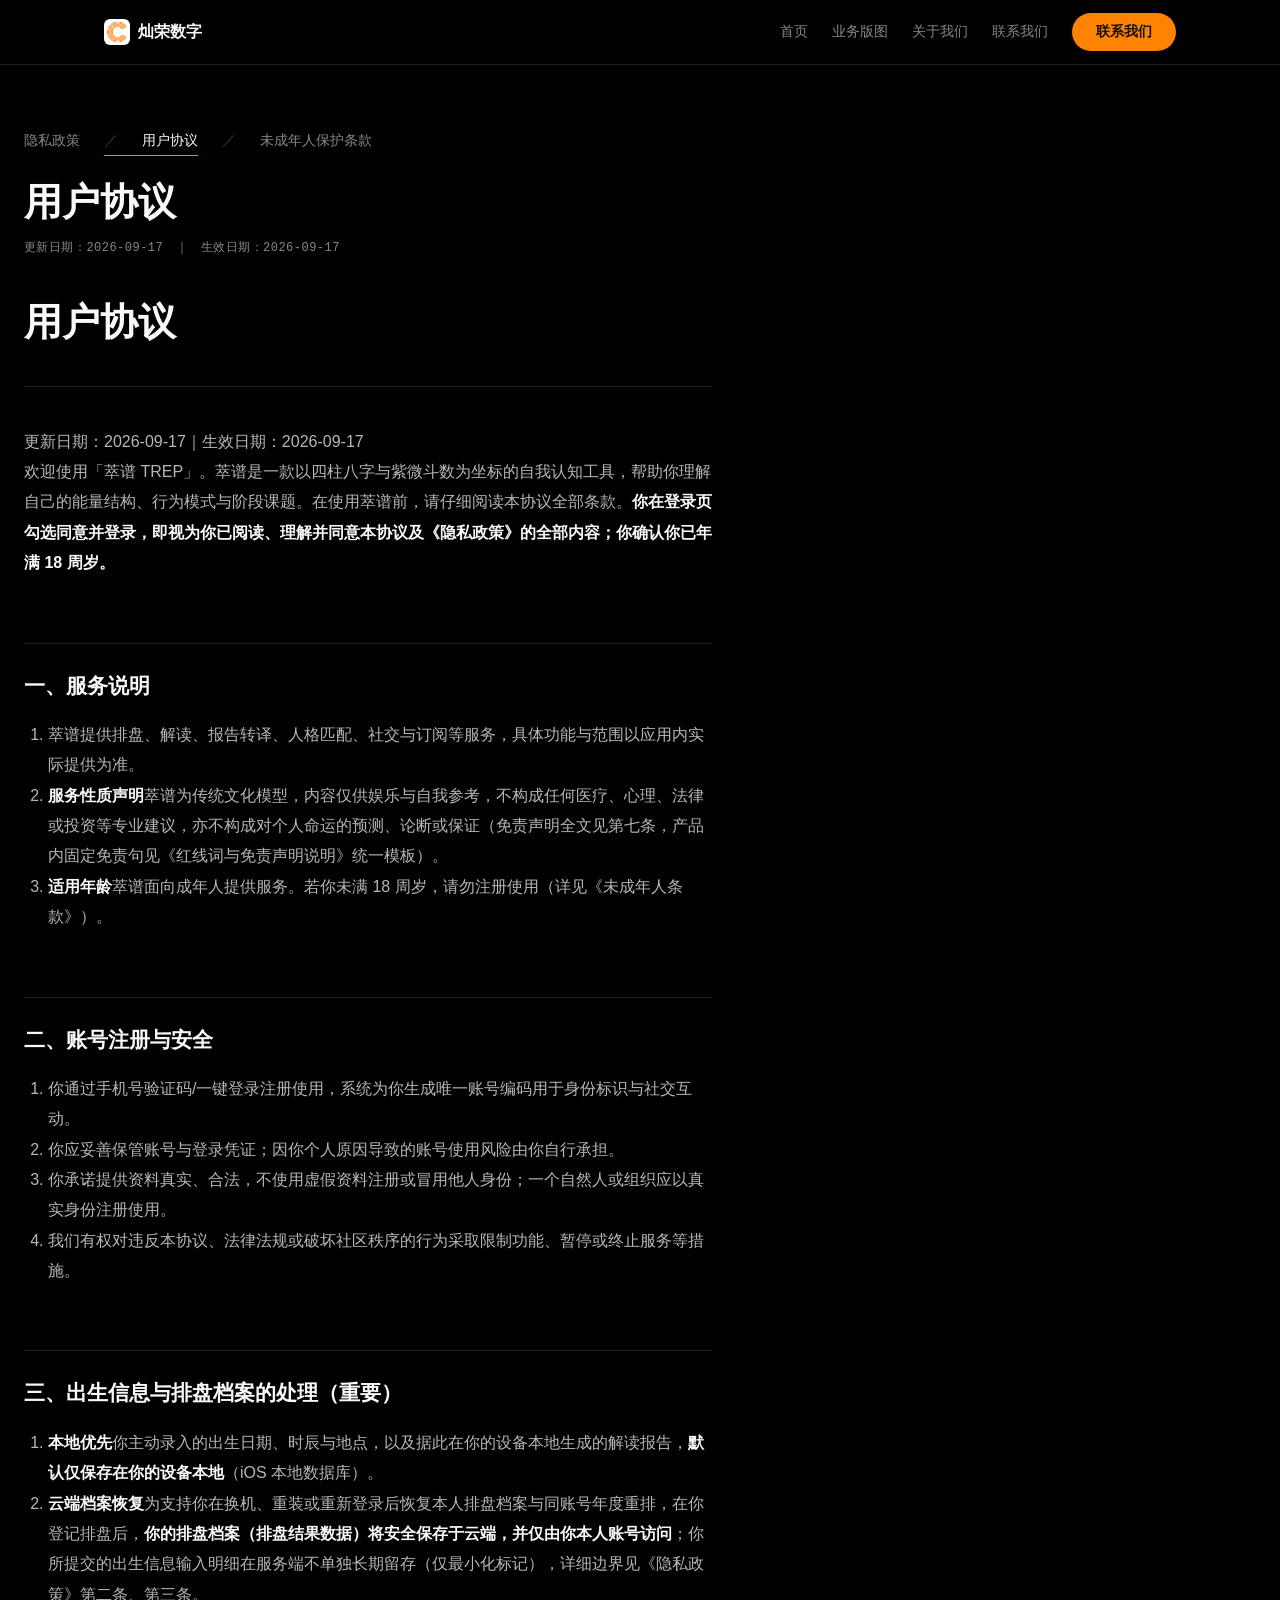
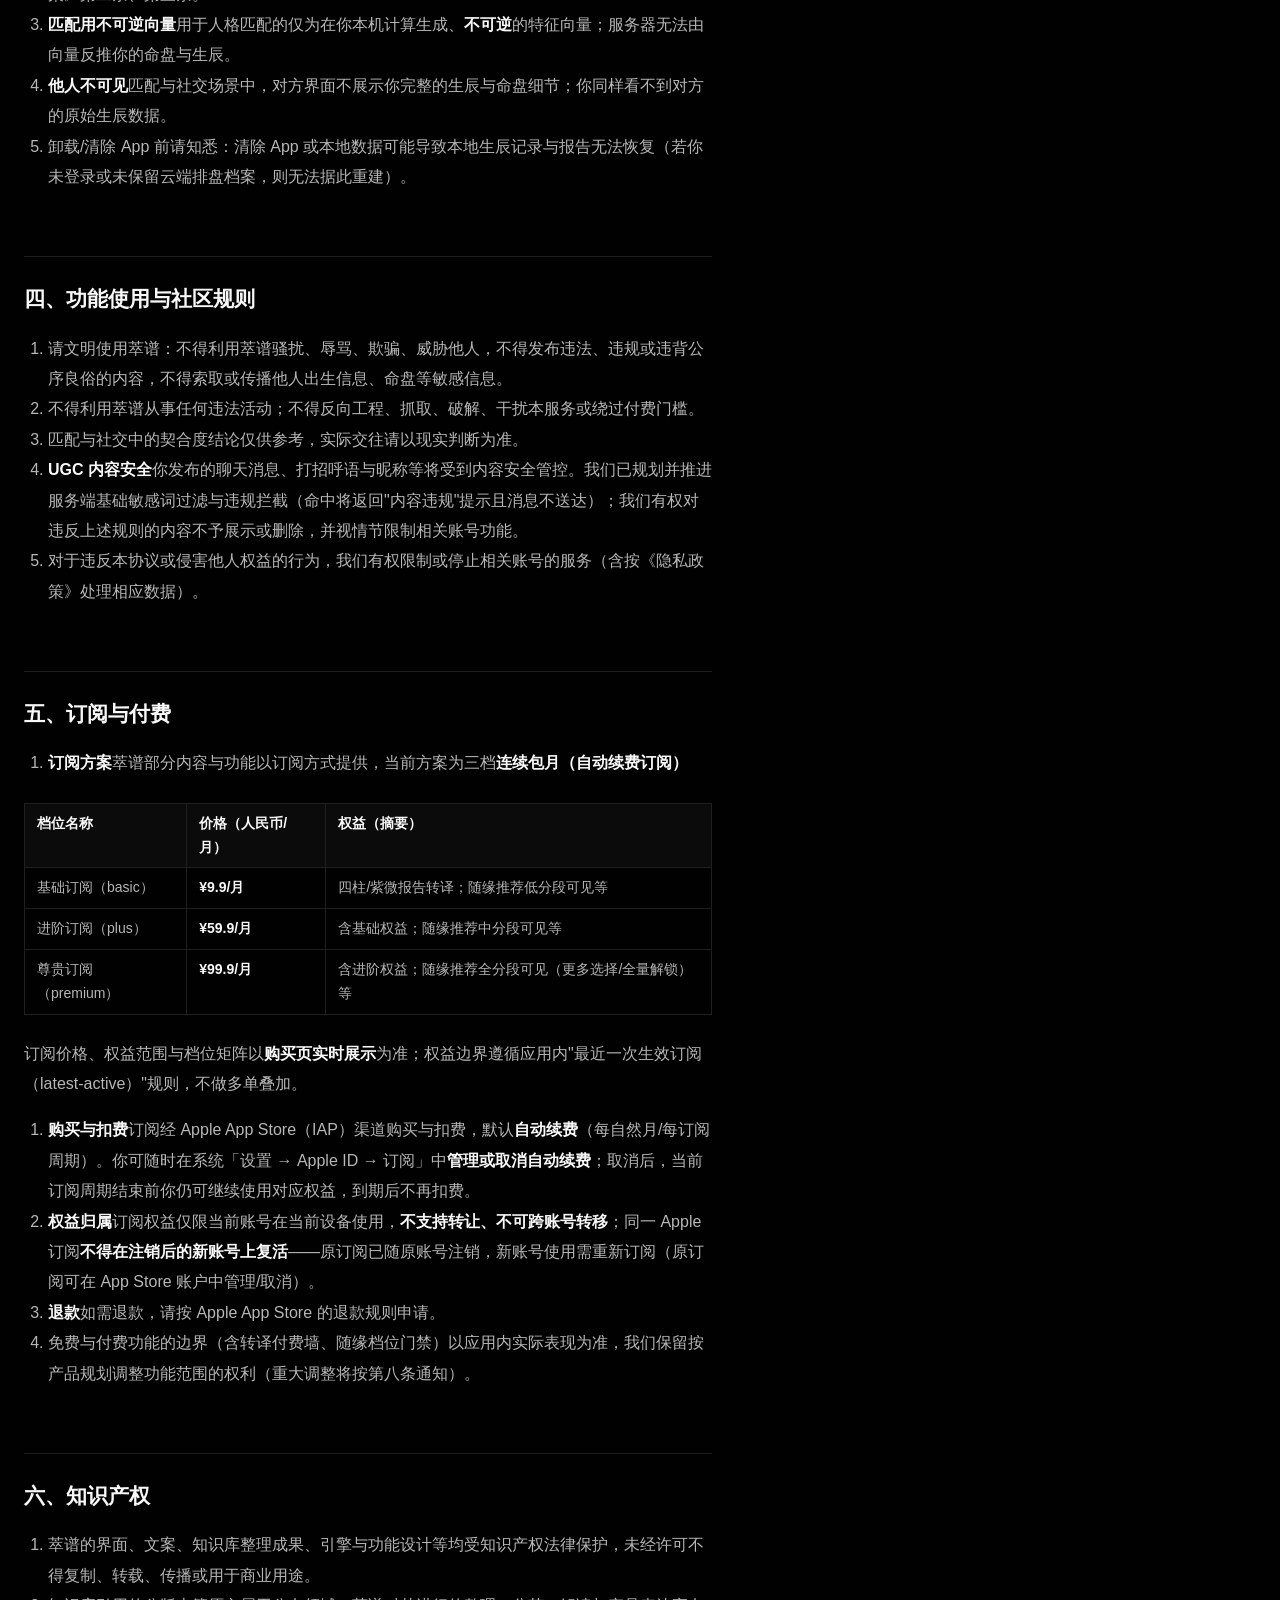
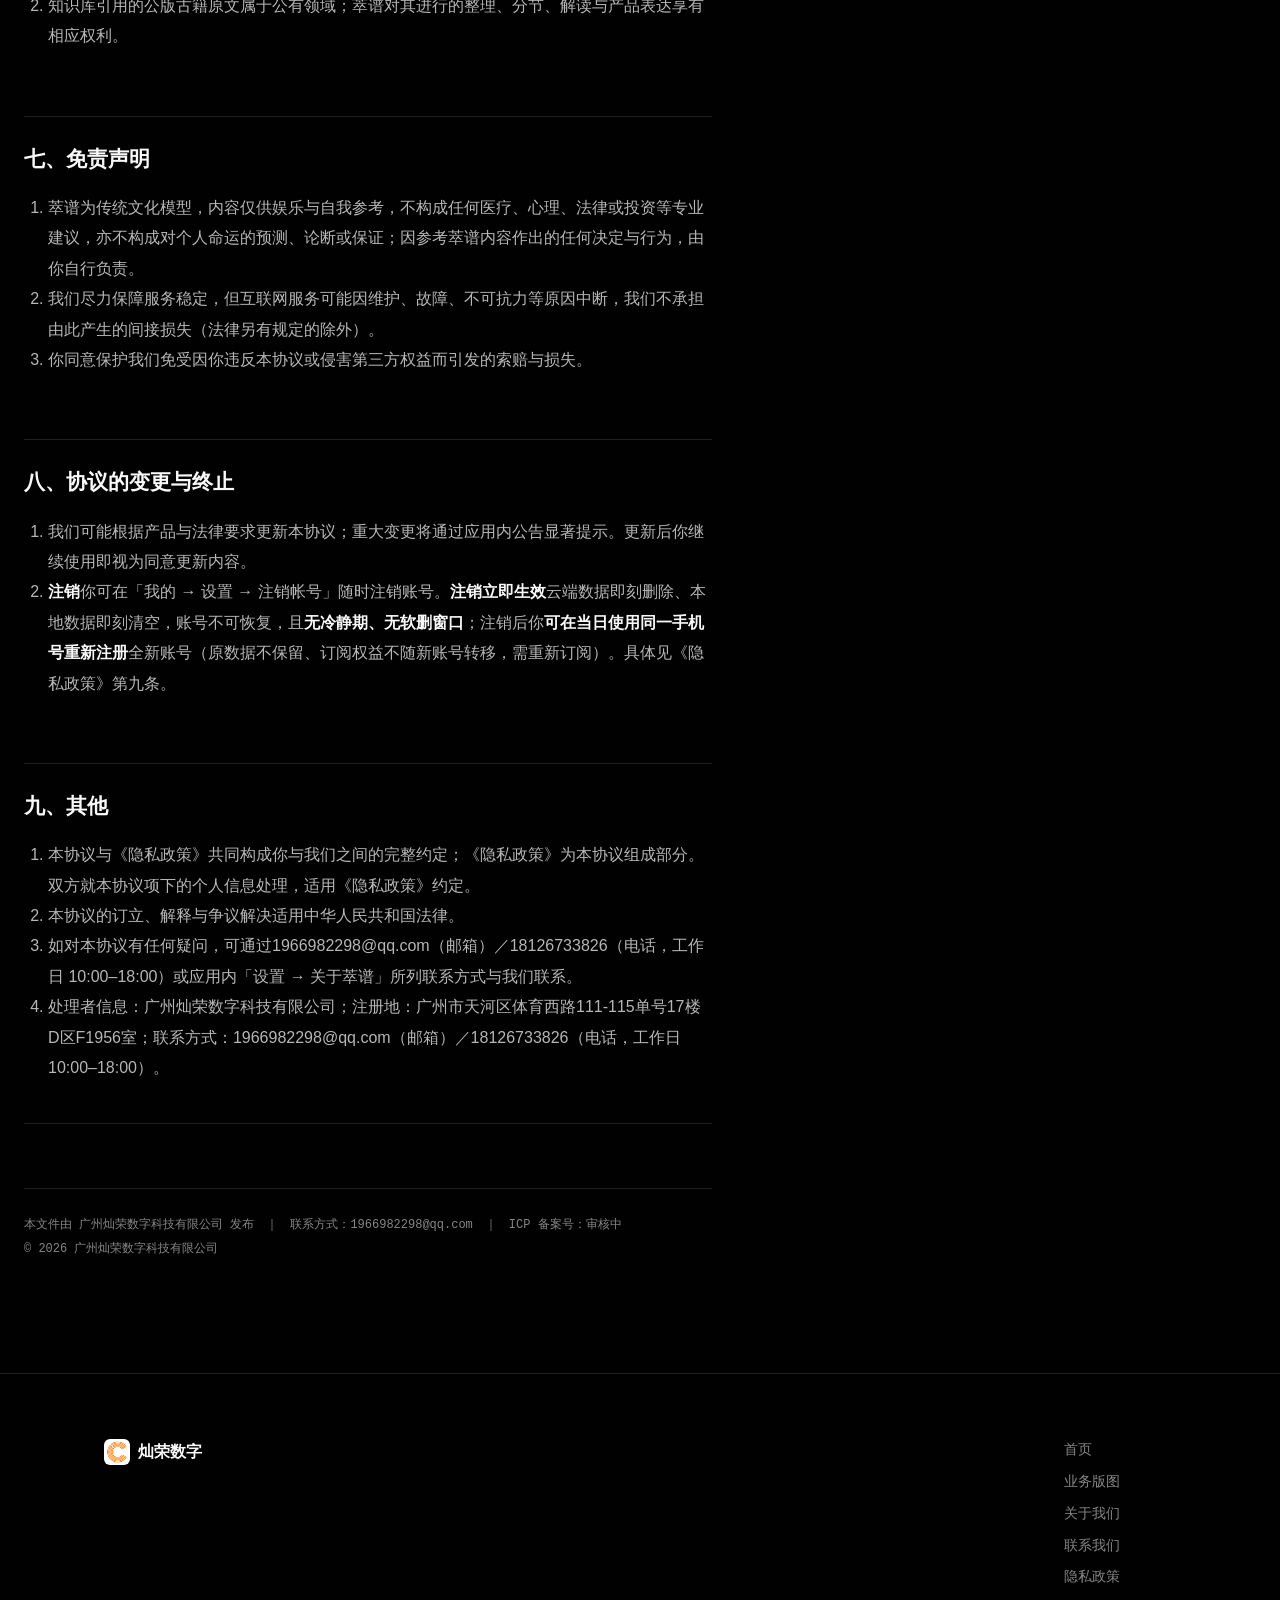
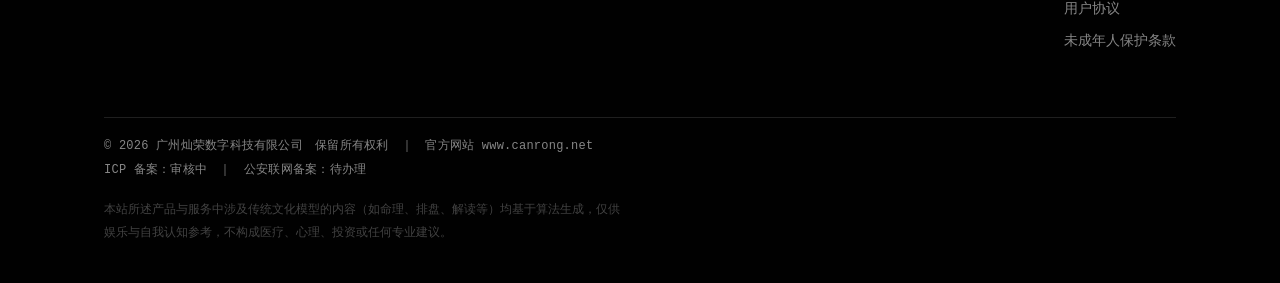
<file: terms.html>
<!doctype html>
<html lang="zh-CN">
<head>
<meta charset="utf-8">
<meta name="viewport" content="width=device-width,initial-scale=1">
<title>用户协议 · 萃谱</title>
<meta name="theme-color" content="#010101">
<link rel="icon" href="assets/icon.png?v=328f4905" type="image/png" sizes="256x256">
<link rel="stylesheet" href="style.css?v=328f4905">
</head>
<body>
<header class="site-header">
  <div class="page">
    <a class="brand" href="index.html" aria-label="广州灿荣数字科技有限公司 首页"><img src="assets/logo.png?v=328f4905" alt="" width="28" height="28">灿荣数字</a>
    <nav class="nav"><a href="index.html">首页</a><a href="business.html">业务版图</a><a href="about.html">关于我们</a><a href="contact.html">联系我们</a></nav>
    <a class="btn btn-primary" href="contact.html">联系我们</a>
</div>
</header>
<article class="article">
<nav class="tabs" aria-label="法律文件"><a href="privacy.html">隐私政策</a><a href="terms.html" aria-current="page">用户协议</a><a href="minors.html">未成年人保护条款</a></nav><h1>用户协议</h1>
<p class="meta">更新日期：2026-09-17　｜　生效日期：2026-09-17</p>
<h1>用户协议</h1>

<hr>
<p>更新日期：2026-09-17｜生效日期：2026-09-17</p>
<p>欢迎使用「萃谱 TREP」。萃谱是一款以四柱八字与紫微斗数为坐标的自我认知工具，帮助你理解自己的能量结构、行为模式与阶段课题。在使用萃谱前，请仔细阅读本协议全部条款。<strong>你在登录页勾选同意并登录，即视为你已阅读、理解并同意本协议及《隐私政策》的全部内容；你确认你已年满 18 周岁。</strong></p>
<h2>一、服务说明</h2>
<ol><li>萃谱提供排盘、解读、报告转译、人格匹配、社交与订阅等服务，具体功能与范围以应用内实际提供为准。</li><li><strong>服务性质声明</strong>萃谱为传统文化模型，内容仅供娱乐与自我参考，不构成任何医疗、心理、法律或投资等专业建议，亦不构成对个人命运的预测、论断或保证（免责声明全文见第七条，产品内固定免责句见《红线词与免责声明说明》统一模板）。</li><li><strong>适用年龄</strong>萃谱面向成年人提供服务。若你未满 18 周岁，请勿注册使用（详见《未成年人条款》）。</li></ol>
<h2>二、账号注册与安全</h2>
<ol><li>你通过手机号验证码/一键登录注册使用，系统为你生成唯一账号编码用于身份标识与社交互动。</li><li>你应妥善保管账号与登录凭证；因你个人原因导致的账号使用风险由你自行承担。</li><li>你承诺提供资料真实、合法，不使用虚假资料注册或冒用他人身份；一个自然人或组织应以真实身份注册使用。</li><li>我们有权对违反本协议、法律法规或破坏社区秩序的行为采取限制功能、暂停或终止服务等措施。</li></ol>
<h2>三、出生信息与排盘档案的处理（重要）</h2>
<ol><li><strong>本地优先</strong>你主动录入的出生日期、时辰与地点，以及据此在你的设备本地生成的解读报告，<strong>默认仅保存在你的设备本地</strong>（iOS 本地数据库）。</li><li><strong>云端档案恢复</strong>为支持你在换机、重装或重新登录后恢复本人排盘档案与同账号年度重排，在你登记排盘后，<strong>你的排盘档案（排盘结果数据）将安全保存于云端，并仅由你本人账号访问</strong>；你所提交的出生信息输入明细在服务端不单独长期留存（仅最小化标记），详细边界见《隐私政策》第二条、第三条。</li><li><strong>匹配用不可逆向量</strong>用于人格匹配的仅为在你本机计算生成、<strong>不可逆</strong>的特征向量；服务器无法由向量反推你的命盘与生辰。</li><li><strong>他人不可见</strong>匹配与社交场景中，对方界面不展示你完整的生辰与命盘细节；你同样看不到对方的原始生辰数据。</li><li>卸载/清除 App 前请知悉：清除 App 或本地数据可能导致本地生辰记录与报告无法恢复（若你未登录或未保留云端排盘档案，则无法据此重建）。</li></ol>
<h2>四、功能使用与社区规则</h2>
<ol><li>请文明使用萃谱：不得利用萃谱骚扰、辱骂、欺骗、威胁他人，不得发布违法、违规或违背公序良俗的内容，不得索取或传播他人出生信息、命盘等敏感信息。</li><li>不得利用萃谱从事任何违法活动；不得反向工程、抓取、破解、干扰本服务或绕过付费门槛。</li><li>匹配与社交中的契合度结论仅供参考，实际交往请以现实判断为准。</li><li><strong>UGC 内容安全</strong>你发布的聊天消息、打招呼语与昵称等将受到内容安全管控。我们已规划并推进服务端基础敏感词过滤与违规拦截（命中将返回"内容违规"提示且消息不送达）；我们有权对违反上述规则的内容不予展示或删除，并视情节限制相关账号功能。</li><li>对于违反本协议或侵害他人权益的行为，我们有权限制或停止相关账号的服务（含按《隐私政策》处理相应数据）。</li></ol>
<h2>五、订阅与付费</h2>
<ol><li><strong>订阅方案</strong>萃谱部分内容与功能以订阅方式提供，当前方案为三档<strong>连续包月（自动续费订阅）</strong></li></ol>
<table><thead><tr><th>档位名称</th><th>价格（人民币/月）</th><th>权益（摘要）</th></tr></thead><tbody><tr><td>基础订阅（basic）</td><td><strong>¥9.9/月</strong></td><td>四柱/紫微报告转译；随缘推荐低分段可见等</td></tr><tr><td>进阶订阅（plus）</td><td><strong>¥59.9/月</strong></td><td>含基础权益；随缘推荐中分段可见等</td></tr><tr><td>尊贵订阅（premium）</td><td><strong>¥99.9/月</strong></td><td>含进阶权益；随缘推荐全分段可见（更多选择/全量解锁）等</td></tr></tbody></table>
<p>订阅价格、权益范围与档位矩阵以<strong>购买页实时展示</strong>为准；权益边界遵循应用内"最近一次生效订阅（latest-active）"规则，不做多单叠加。</p>
<ol><li><strong>购买与扣费</strong>订阅经 Apple App Store（IAP）渠道购买与扣费，默认<strong>自动续费</strong>（每自然月/每订阅周期）。你可随时在系统「设置 → Apple ID → 订阅」中<strong>管理或取消自动续费</strong>；取消后，当前订阅周期结束前你仍可继续使用对应权益，到期后不再扣费。</li><li><strong>权益归属</strong>订阅权益仅限当前账号在当前设备使用，<strong>不支持转让、不可跨账号转移</strong>；同一 Apple 订阅<strong>不得在注销后的新账号上复活</strong>——原订阅已随原账号注销，新账号使用需重新订阅（原订阅可在 App Store 账户中管理/取消）。</li><li><strong>退款</strong>如需退款，请按 Apple App Store 的退款规则申请。</li><li>免费与付费功能的边界（含转译付费墙、随缘档位门禁）以应用内实际表现为准，我们保留按产品规划调整功能范围的权利（重大调整将按第八条通知）。</li></ol>
<h2>六、知识产权</h2>
<ol><li>萃谱的界面、文案、知识库整理成果、引擎与功能设计等均受知识产权法律保护，未经许可不得复制、转载、传播或用于商业用途。</li><li>知识库引用的公版古籍原文属于公有领域；萃谱对其进行的整理、分节、解读与产品表达享有相应权利。</li></ol>
<h2>七、免责声明</h2>
<ol><li>萃谱为传统文化模型，内容仅供娱乐与自我参考，不构成任何医疗、心理、法律或投资等专业建议，亦不构成对个人命运的预测、论断或保证；因参考萃谱内容作出的任何决定与行为，由你自行负责。</li><li>我们尽力保障服务稳定，但互联网服务可能因维护、故障、不可抗力等原因中断，我们不承担由此产生的间接损失（法律另有规定的除外）。</li><li>你同意保护我们免受因你违反本协议或侵害第三方权益而引发的索赔与损失。</li></ol>
<h2>八、协议的变更与终止</h2>
<ol><li>我们可能根据产品与法律要求更新本协议；重大变更将通过应用内公告显著提示。更新后你继续使用即视为同意更新内容。</li><li><strong>注销</strong>你可在「我的 → 设置 → 注销帐号」随时注销账号。<strong>注销立即生效</strong>云端数据即刻删除、本地数据即刻清空，账号不可恢复，且<strong>无冷静期、无软删窗口</strong>；注销后你<strong>可在当日使用同一手机号重新注册</strong>全新账号（原数据不保留、订阅权益不随新账号转移，需重新订阅）。具体见《隐私政策》第九条。</li></ol>
<h2>九、其他</h2>
<ol><li>本协议与《隐私政策》共同构成你与我们之间的完整约定；《隐私政策》为本协议组成部分。双方就本协议项下的个人信息处理，适用《隐私政策》约定。</li><li>本协议的订立、解释与争议解决适用中华人民共和国法律。</li><li>如对本协议有任何疑问，可通过1966982298@qq.com（邮箱）／18126733826（电话，工作日 10:00–18:00）或应用内「设置 → 关于萃谱」所列联系方式与我们联系。</li><li>处理者信息：广州灿荣数字科技有限公司；注册地：广州市天河区体育西路111-115单号17楼D区F1956室；联系方式：1966982298@qq.com（邮箱）／18126733826（电话，工作日 10:00–18:00）。</li></ol>
<hr>
<footer>本文件由 广州灿荣数字科技有限公司 发布　｜　联系方式：1966982298@qq.com　｜　ICP 备案号：审核中<br>© 2026 广州灿荣数字科技有限公司</footer>
</article>
<footer class="site-footer">
  <div class="page">
    <div class="top">
      <a class="brand" href="index.html"><img src="assets/logo.png?v=328f4905" alt="" width="28" height="28">灿荣数字</a>
      <nav>
        <a href="index.html">首页</a><a href="business.html">业务版图</a><a href="about.html">关于我们</a><a href="contact.html">联系我们</a><a href="privacy.html">隐私政策</a><a href="terms.html">用户协议</a><a href="minors.html">未成年人保护条款</a>
</nav>
</div>
    <div class="legal">
      © 2026 广州灿荣数字科技有限公司　保留所有权利　｜　官方网站 www.canrong.net<br>
      ICP 备案：审核中　｜　公安联网备案：待办理
</div>
    <p class="disclaimer">本站所述产品与服务中涉及传统文化模型的内容（如命理、排盘、解读等）均基于算法生成，仅供娱乐与自我认知参考，不构成医疗、心理、投资或任何专业建议。</p>
</div>
</footer>
</body>
</html>
</file>
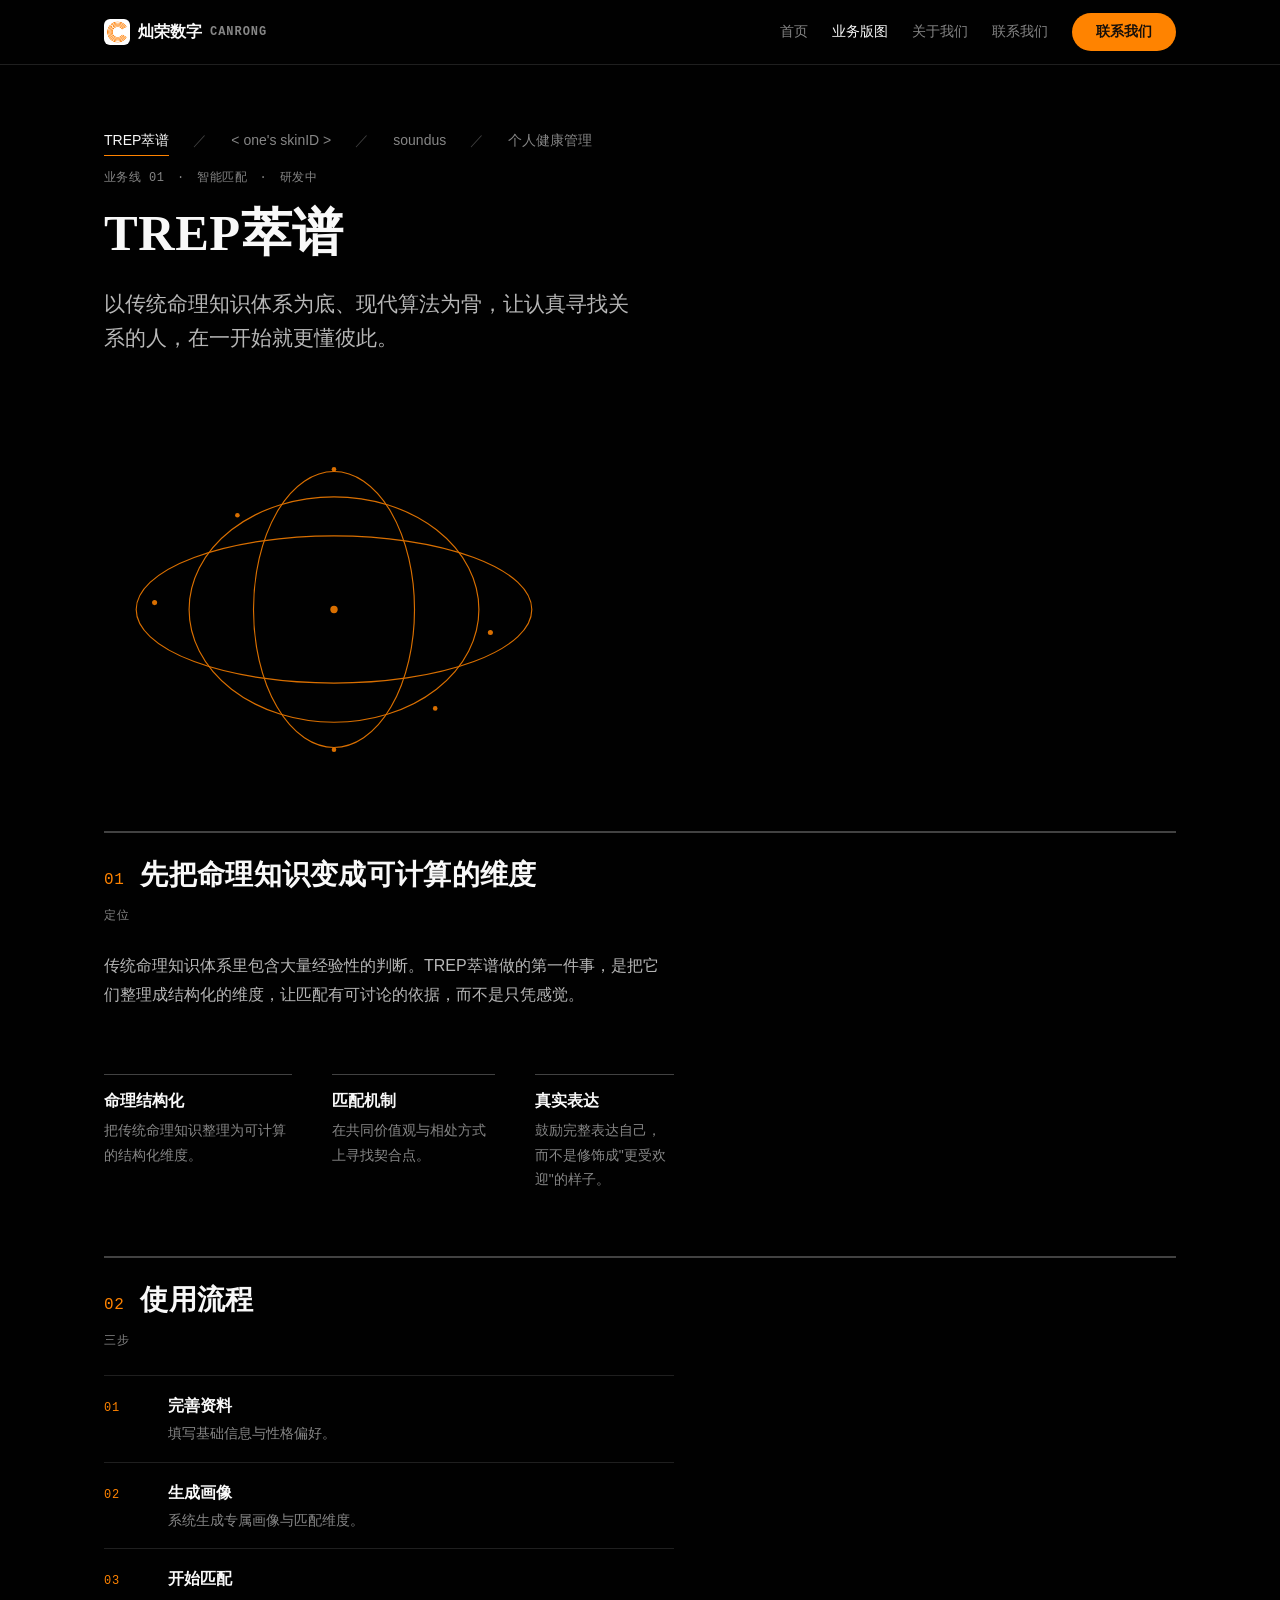
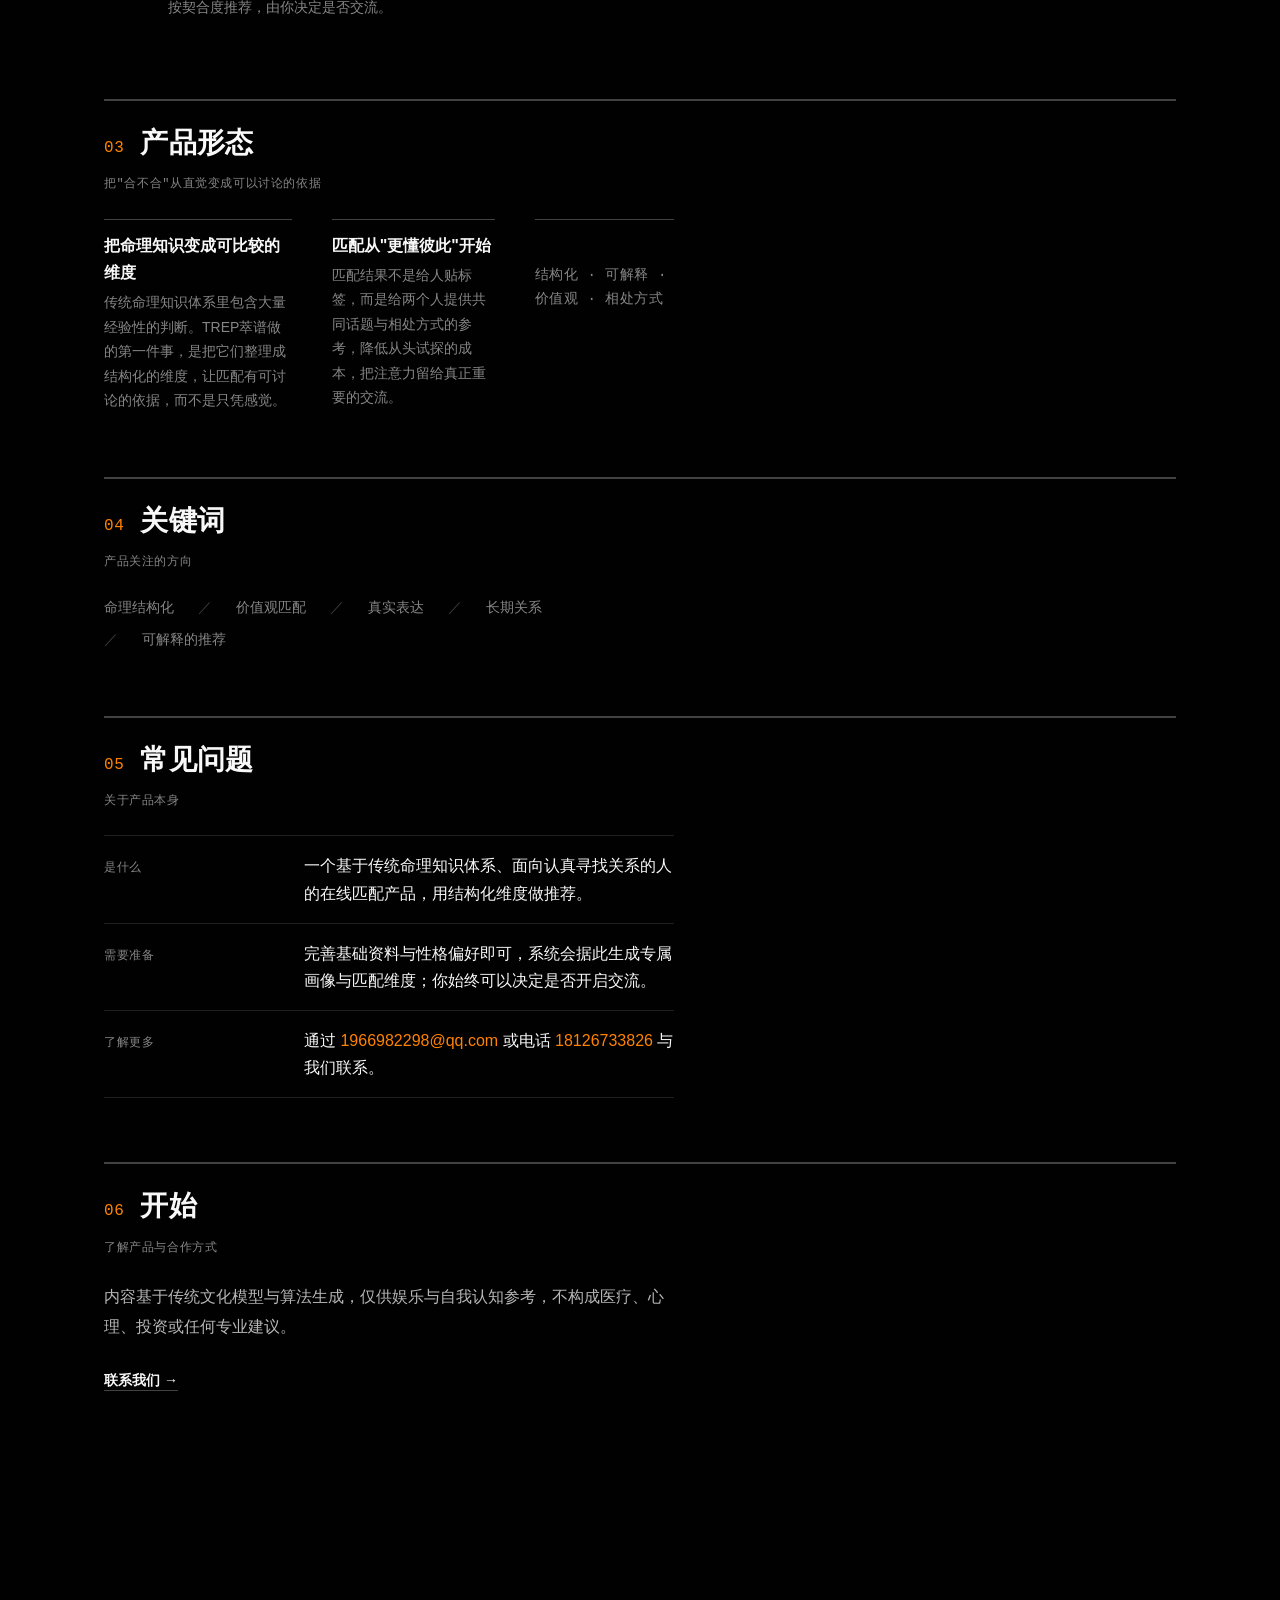
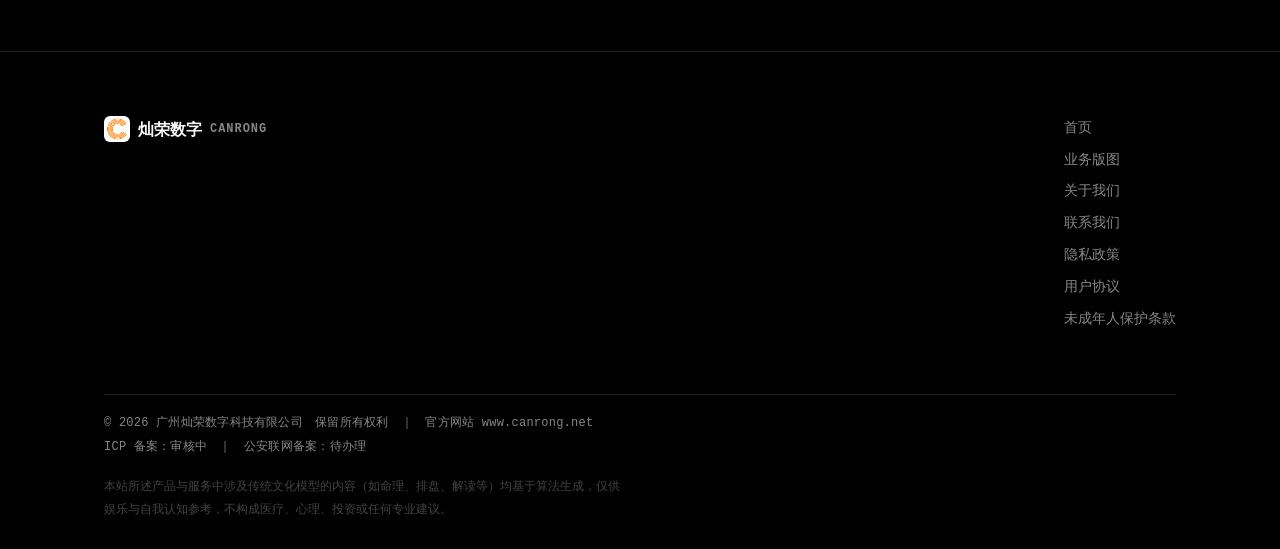
<file: trep.html>
<!doctype html>
<html lang="zh-CN">
<head>
<meta charset="utf-8">
<meta name="viewport" content="width=device-width,initial-scale=1">
<title>TREP萃谱 · 智能匹配 · 灿荣数字</title>
<meta name="description" content="TREP萃谱：以传统命理知识体系为底、现代算法为骨，让认真寻找关系的人，在一开始就更懂彼此。含产品形态、使用流程与常见问题。">
<meta name="theme-color" content="#010101">
<link rel="icon" href="assets/icon.png?v=328f4905" type="image/png" sizes="256x256">
<link rel="stylesheet" href="style.css?v=328f4905">
</head>
<body>

<header class="site-header">
  <div class="page">
    <a class="brand" href="index.html" aria-label="广州灿荣数字科技有限公司 首页"><img src="assets/logo.png?v=328f4905" alt="" width="26" height="26">灿荣数字<em>CANRONG</em></a>
    <nav class="nav">
      <a href="index.html">首页</a>
      <a href="business.html" aria-current="page">业务版图</a>
      <a href="about.html">关于我们</a>
      <a href="contact.html">联系我们</a>
    </nav>
    <a class="btn btn-primary" href="contact.html">联系我们</a>
  </div>
</header>

<section class="section head">
  <div class="page">
    <nav class="line-tabs" aria-label="业务线">
      <a href="trep.html" aria-current="page">TREP萃谱</a>
      <a href="skinid.html">&lt; one's skinID &gt;</a>
      <a href="soundus.html">soundus</a>
      <a href="health.html">个人健康管理</a>
    </nav>
    <p class="note">业务线 01　·　智能匹配　·　研发中</p>
    <h1 class="display" style="margin-top:var(--s-md)">TREP萃谱</h1>
    <p class="lede">以传统命理知识体系为底、现代算法为骨，让认真寻找关系的人，在一开始就更懂彼此。</p>
  </div>
</section>

<section class="section tight">
  <div class="page">
    <svg class="motif wide" viewBox="0 0 400 260" role="img" aria-label="星盘图形语言">
      <g fill="none" stroke="currentColor" stroke-width="1">
        <ellipse cx="200" cy="130" rx="172" ry="64"/>
        <ellipse cx="200" cy="130" rx="126" ry="98"/>
        <ellipse cx="200" cy="130" rx="70" ry="120"/>
      </g>
      <g fill="currentColor">
        <circle cx="200" cy="130" r="3.2"/>
        <circle cx="44" cy="124" r="2.2"/><circle cx="336" cy="150" r="2.2"/>
        <circle cx="116" cy="48" r="2"/><circle cx="288" cy="216" r="2"/>
        <circle cx="200" cy="8" r="2"/><circle cx="200" cy="252" r="2"/>
      </g>
    </svg>
  </div>
</section>

<section class="section flush">
  <div class="page">
    <ol class="stages">

      <li class="stage">
        <div class="stage-head">
          <span class="num">01</span>
          <h2>先把命理知识变成可计算的维度</h2>
        </div>
        <p class="stage-meta">定位</p>
        <div class="stage-body">
          <p>传统命理知识体系里包含大量经验性的判断。TREP萃谱做的第一件事，是把它们整理成结构化的维度，让匹配有可讨论的依据，而不是只凭感觉。</p>
          <div class="trio" style="margin-top:var(--s-2xl)">
            <div><h3>命理结构化</h3><p>把传统命理知识整理为可计算的结构化维度。</p></div>
            <div><h3>匹配机制</h3><p>在共同价值观与相处方式上寻找契合点。</p></div>
            <div><h3>真实表达</h3><p>鼓励完整表达自己，而不是修饰成"更受欢迎"的样子。</p></div>
          </div>
        </div>
      </li>

      <li class="stage">
        <div class="stage-head">
          <span class="num">02</span>
          <h2>使用流程</h2>
        </div>
        <p class="stage-meta">三步</p>
        <div class="stage-body">
          <ul class="steps">
            <li><span class="n">01</span><div><h3>完善资料</h3><p>填写基础信息与性格偏好。</p></div></li>
            <li><span class="n">02</span><div><h3>生成画像</h3><p>系统生成专属画像与匹配维度。</p></div></li>
            <li><span class="n">03</span><div><h3>开始匹配</h3><p>按契合度推荐，由你决定是否交流。</p></div></li>
          </ul>
        </div>
      </li>

      <li class="stage">
        <div class="stage-head">
          <span class="num">03</span>
          <h2>产品形态</h2>
        </div>
        <p class="stage-meta">把"合不合"从直觉变成可以讨论的依据</p>
        <div class="stage-body">
          <div class="trio">
            <div><h3>把命理知识变成可比较的维度</h3><p>传统命理知识体系里包含大量经验性的判断。TREP萃谱做的第一件事，是把它们整理成结构化的维度，让匹配有可讨论的依据，而不是只凭感觉。</p></div>
            <div><h3>匹配从"更懂彼此"开始</h3><p>匹配结果不是给人贴标签，而是给两个人提供共同话题与相处方式的参考，降低从头试探的成本，把注意力留给真正重要的交流。</p></div>
            <div><h3>&nbsp;</h3><p class="mono">结构化 · 可解释 · 价值观 · 相处方式</p></div>
          </div>
        </div>
      </li>

      <li class="stage">
        <div class="stage-head">
          <span class="num">04</span>
          <h2>关键词</h2>
        </div>
        <p class="stage-meta">产品关注的方向</p>
        <div class="stage-body">
          <div class="keywords">
            <span>命理结构化</span><span>价值观匹配</span><span>真实表达</span><span>长期关系</span><span>可解释的推荐</span>
          </div>
        </div>
      </li>

      <li class="stage">
        <div class="stage-head">
          <span class="num">05</span>
          <h2>常见问题</h2>
        </div>
        <p class="stage-meta">关于产品本身</p>
        <div class="stage-body">
          <dl class="spec">
            <div><dt>是什么</dt><dd>一个基于传统命理知识体系、面向认真寻找关系的人的在线匹配产品，用结构化维度做推荐。</dd></div>
            <div><dt>需要准备</dt><dd>完善基础资料与性格偏好即可，系统会据此生成专属画像与匹配维度；你始终可以决定是否开启交流。</dd></div>
            <div><dt>了解更多</dt><dd>通过 <a href="mailto:1966982298@qq.com">1966982298@qq.com</a> 或电话 <a href="tel:+8618126733826">18126733826</a> 与我们联系。</dd></div>
          </dl>
        </div>
      </li>

      <li class="stage">
        <div class="stage-head">
          <span class="num">06</span>
          <h2>开始</h2>
        </div>
        <p class="stage-meta">了解产品与合作方式</p>
        <div class="stage-body">
          <p class="muted small">内容基于传统文化模型与算法生成，仅供娱乐与自我认知参考，不构成医疗、心理、投资或任何专业建议。</p>
          <p style="margin-top:var(--s-lg)"><a class="link-line" href="contact.html">联系我们 →</a></p>
        </div>
      </li>

    </ol>
  </div>
</section>

<footer class="site-footer">
  <div class="page">
    <div class="top">
      <a class="brand" href="index.html"><img src="assets/logo.png?v=328f4905" alt="" width="26" height="26">灿荣数字<em>CANRONG</em></a>
      <nav>
        <a href="index.html">首页</a><a href="business.html">业务版图</a><a href="about.html">关于我们</a><a href="contact.html">联系我们</a><a href="privacy.html">隐私政策</a><a href="terms.html">用户协议</a><a href="minors.html">未成年人保护条款</a>
      </nav>
    </div>
    <div class="legal">
      © 2026 广州灿荣数字科技有限公司　保留所有权利　｜　官方网站 www.canrong.net<br>
      ICP 备案：审核中　｜　公安联网备案：待办理
    </div>
    <p class="disclaimer">本站所述产品与服务中涉及传统文化模型的内容（如命理、排盘、解读等）均基于算法生成，仅供娱乐与自我认知参考，不构成医疗、心理、投资或任何专业建议。</p>
  </div>
</footer>

</body>
</html>
</file>
<file: style.css>
/* 灿荣数字官网 · A2（Setrex 深色极简）· v3 版式语言
 * 依据 Hallmark 反 AI 味规则重做（third-party/hallmark-skill/references/layout-and-space.md、typography.md）：
 *   ① 取消「全站居中」——改为左对齐编辑式版式（居中只保留首页 Hero，那是用户选定的参考图）
 *   ② 取消「卡片墙 / 面板套面板」——改用细分隔线 + 悬挂数字 + 非对称栏宽
 *   ③ 间距不再处处相等——按 4pt 刻度的九档命名使用，同页混用大小档
 *   ④ 字体成对：正文系统无衬线 · 显示用中文衬线（display）· 数字与微标用等宽（outlier，仅两个角色）
 *   ⑤ 颜色一律走令牌（页面内联色值必须为 0）；无渐变标题 / 无光晕 / 无动画装饰
 * 令牌色值与主站 Terminal 主题同源（hex 化以兼容旧浏览器），强调色 = 品牌橙 rgb(255,131,0)。 */
:root{
 --paper:#010101; --paper-2:#040404; --paper-3:#0B0B0B;
 --rule:#1F1F1F; --rule-2:#424242;
 --muted:#868686; --ink-2:#B7B7B7; --ink:#F8F8F8;
 --accent:#FF8300; --accent-ink:#17100A;
 /* 间距刻度：4pt 基准，九档，按用途命名（不再手写 px） */
 --s-3xs:.125rem; --s-2xs:.25rem; --s-xs:.5rem; --s-sm:.75rem; --s-md:1rem;
 --s-lg:1.5rem; --s-xl:2.5rem; --s-2xl:4rem; --s-3xl:6rem;
 /* 字号刻度：perfect fourth 1.333 */
 --t-xs:.75rem; --t-sm:.875rem; --t-md:1rem; --t-lg:1.333rem;
 --t-xl:1.777rem; --t-2xl:2.369rem; --t-3xl:3.157rem;
 --page:1120px; --pill:999px;
 /* 字体三族为上限：body 系统无衬线 / display 中文衬线 / mono 数字与微标 */
 --font-body:-apple-system,BlinkMacSystemFont,"Segoe UI","PingFang SC","Hiragino Sans GB","Microsoft YaHei","Noto Sans SC",sans-serif;
 --font-display:"Songti SC","Source Han Serif SC","Noto Serif SC",Georgia,"Times New Roman",serif;
 --font-mono:ui-monospace,SFMono-Regular,"SF Mono",Menlo,Consolas,monospace;
}
*{box-sizing:border-box}
html{-webkit-text-size-adjust:100%;overflow-x:clip;scroll-behavior:smooth}
body{margin:0;background:var(--paper);color:var(--ink-2);font:var(--t-md)/1.7 var(--font-body);overflow-x:clip;-webkit-font-smoothing:antialiased}
img{max-width:100%;display:block}
a{color:var(--ink);text-decoration:none;transition:color .15s ease}
a:hover{color:var(--accent)}
:focus-visible{outline:2px solid var(--accent);outline-offset:3px}
.page{max-width:var(--page);margin:0 auto;padding:0 var(--s-lg)}

/* ── 顶栏（用户选定的 A2 三段式；只保留一条细线，不做玻璃堆叠）── */
.site-header{position:sticky;top:0;z-index:200;background:var(--paper);border-bottom:1px solid var(--rule)}
.site-header .page{display:flex;align-items:center;gap:var(--s-lg);height:64px}
.brand{display:flex;align-items:center;gap:var(--s-xs);font-weight:600;color:var(--ink);font-size:var(--t-md);white-space:nowrap}
.brand img{width:26px;height:26px;border-radius:6px}
.brand em{font-style:normal;font-family:var(--font-mono);font-size:var(--t-xs);color:var(--muted);letter-spacing:.08em}
.nav{display:flex;gap:var(--s-lg);margin-left:auto;font-size:var(--t-sm)}
.nav a{color:var(--muted)}
.nav a:hover,.nav a[aria-current="page"]{color:var(--ink)}
.btn{display:inline-flex;align-items:center;gap:var(--s-xs);height:38px;padding:0 var(--s-lg);border-radius:var(--pill);font-size:var(--t-sm);font-weight:600}
.btn-primary{background:var(--accent);color:var(--accent-ink)}
.btn-primary:hover{filter:brightness(1.07);color:var(--accent-ink)}
@media(max-width:680px){.nav{display:none}}

/* ── 排版：显示字用衬线，正文用无衬线，数字与微标用等宽 ── */
h1,h2,h3,h4{margin:0;color:var(--ink)}
.display{font-family:var(--font-display);font-weight:600;letter-spacing:.01em;line-height:1.16}
h1.display{font-size:clamp(var(--t-2xl),4.2vw + .6rem,var(--t-3xl))}
h2.display{font-size:clamp(var(--t-xl),1.6vw + .8rem,var(--t-2xl))}
h3.display{font-size:var(--t-lg)}
.lede{margin:var(--s-lg) 0 0;font-size:var(--t-lg);line-height:1.62;color:var(--ink-2);max-width:46ch}
p{margin:0}
.prose p + p{margin-top:var(--s-lg)}
.prose p{font-size:var(--t-md);line-height:1.85;color:var(--ink-2);max-width:62ch}
.muted{color:var(--muted)}
.dim{color:var(--rule-2)}
.small{font-size:var(--t-sm)}
.mono{font-family:var(--font-mono);font-size:var(--t-sm);letter-spacing:.04em;color:var(--muted)}
.idx{font-family:var(--font-mono);font-size:var(--t-sm);color:var(--accent);letter-spacing:.06em}
.note{font-family:var(--font-mono);font-size:var(--t-xs);color:var(--muted);letter-spacing:.04em}
.link-line{border-bottom:1px solid var(--rule-2);padding-bottom:2px;color:var(--ink);font-size:var(--t-sm);font-weight:600}
.link-line:hover{border-color:var(--accent);color:var(--accent)}
/* 破格元素：跨出文本栏的大字（每页最多一处） */
.pull{margin:0;font-family:var(--font-display);font-size:clamp(var(--t-xl),3vw + .8rem,var(--t-2xl));line-height:1.24;color:var(--ink);max-width:30ch}
.pull-pair{display:grid;gap:var(--s-2xl)}
@media(min-width:860px){.pull-pair{grid-template-columns:minmax(0,1fr) minmax(0,1fr);gap:var(--s-3xl)}}

/* ── 区块节奏：不再处处等距（同页混用 --s-xl/--s-2xl/--s-3xl）── */
.section{padding-block:var(--s-3xl)}
.section.tight{padding-block:var(--s-2xl)}
.section.head{padding-block:var(--s-2xl) var(--s-xl)}
.section.flush{padding-block:0 var(--s-3xl)}
.rule{height:1px;background:var(--rule);border:0;margin:0}
.hairline{border-top:1px solid var(--rule)}

/* ── 细分隔线列表：替代卡片墙（悬挂数字 + 非对称栏宽）── */
.rows{display:grid}
.rows > *{border-top:1px solid var(--rule);padding-block:var(--s-xl)}
.rows > *:last-child{border-bottom:1px solid var(--rule)}
.rows article{display:grid;gap:var(--s-md)}
@media(min-width:900px){
  .rows article{grid-template-columns:minmax(0,7fr) minmax(0,5fr);gap:var(--s-2xl);align-items:start}
  .rows article.flip > :first-child{order:2}
}
.rows h3{font-size:var(--t-lg);font-weight:600;color:var(--ink)}
.rows.glossary article{grid-template-columns:minmax(0,4fr) minmax(0,8fr)}
@media(max-width:900px){.rows.glossary article{grid-template-columns:1fr}}
.rows p{font-size:var(--t-md);line-height:1.8;color:var(--muted);max-width:46ch}
.rows .meta{display:flex;align-items:baseline;gap:var(--s-md);flex-wrap:wrap;margin-bottom:var(--s-sm)}

/* ── 事实表（微标在左、值在右；细线分行）── */
.spec{display:grid;margin:0}
.spec > div{display:grid;gap:var(--s-2xs);border-top:1px solid var(--rule);padding-block:var(--s-md)}
.spec > div:last-child{border-bottom:1px solid var(--rule)}
@media(min-width:760px){
  .spec > div{grid-template-columns:11rem minmax(0,1fr);gap:var(--s-lg);align-items:baseline}
  .spec dt{text-align:left}
}
.spec dt{font-family:var(--font-mono);font-size:var(--t-xs);letter-spacing:.06em;color:var(--muted);margin:0}
.spec dd{margin:0;font-size:var(--t-md);color:var(--ink);line-height:1.7}
.spec a{color:var(--accent)}
.facts{display:grid;gap:var(--s-xl)}
@media(min-width:900px){.facts{grid-template-columns:minmax(0,1fr) minmax(0,1fr);gap:var(--s-3xl)}}
.facts h3{font-family:var(--font-mono);font-size:var(--t-xs);letter-spacing:.08em;color:var(--muted);font-weight:400;margin-bottom:var(--s-md)}

/* ── 收尾行（替代 CTA 大色块）：一行话 + 右侧连线 ── */
.endnote{border-top:1px solid var(--rule);padding-top:var(--s-lg);display:flex;justify-content:space-between;align-items:baseline;gap:var(--s-lg);flex-wrap:wrap}
.endnote p{font-size:var(--t-md);color:var(--muted)}

/* ── 页脚 ── */
.site-footer{border-top:1px solid var(--rule);margin-top:var(--s-3xl);padding-block:var(--s-2xl) var(--s-xl)}
.site-footer .top{display:flex;justify-content:space-between;gap:var(--s-xl);flex-wrap:wrap;align-items:flex-start}
.site-footer nav{display:grid;gap:var(--s-xs) var(--s-lg);grid-template-columns:repeat(auto-fit,minmax(7rem,auto));font-size:var(--t-sm)}
.site-footer nav a{color:var(--muted)}
.site-footer .legal{margin-top:var(--s-2xl);padding-top:var(--s-md);border-top:1px solid var(--rule);font-family:var(--font-mono);font-size:var(--t-xs);color:var(--muted);line-height:2;letter-spacing:.02em}
.disclaimer{margin:var(--s-md) 0 0;color:var(--rule-2);font-size:var(--t-xs);line-height:1.9;max-width:78ch}

/* ── 图形母题（受保护资产：星盘/分子/声波/数据环；只用细线＋accent，不做动画）── */
.motif{color:var(--accent);opacity:.85}
.motif.wide{width:100%;height:auto;max-width:460px}

/* ── 业务线互链（细线文字行，不再用胶囊排）── */
.line-tabs{display:flex;flex-wrap:wrap;gap:var(--s-xs) var(--s-lg);font-size:var(--t-sm);padding-bottom:var(--s-sm)}
.line-tabs a{color:var(--muted)}
.line-tabs a[aria-current="page"]{color:var(--ink);border-bottom:1px solid var(--accent);padding-bottom:2px}
.line-tabs a + a::before{content:"／";color:var(--rule-2);margin-right:var(--s-lg)}

/* ── 关键词行（细线文字，不做胶囊堆、不做无限滚动）── */
.keywords{display:flex;flex-wrap:wrap;gap:var(--s-xs) var(--s-lg);font-size:var(--t-sm);color:var(--muted)}
.keywords span + span::before{content:"／";color:var(--rule-2);margin-right:var(--s-lg)}

/* ── 首页 Hero（保留用户选定的 A2 参考语言：居中 + 星球地平线）── */
.hero{position:relative;overflow:visible;padding:var(--s-3xl) 0 0}
.hero .inner{position:relative;z-index:3;max-width:900px;margin:0 auto;padding:0 var(--s-lg);text-align:center}
.chip{display:inline-flex;align-items:center;gap:var(--s-xs);height:32px;padding:0 var(--s-md);border:1px solid var(--rule);border-radius:var(--pill);font-family:var(--font-mono);font-size:var(--t-xs);letter-spacing:.06em;color:var(--ink-2)}
.chip i{width:5px;height:5px;border-radius:50%;background:var(--accent);font-style:normal}
.hero h1.display{margin-top:var(--s-lg)}
.hero h1.display span{display:block;color:var(--muted)}
.hero .lede{margin-inline:auto}
.hero .actions{display:flex;gap:var(--s-sm);justify-content:center;flex-wrap:wrap;margin-top:var(--s-xl)}
.stars{position:absolute;inset:0;background:url(assets/stars.svg) repeat;background-size:700px 700px;opacity:.5;z-index:1;-webkit-mask-image:linear-gradient(180deg,#000 55%,transparent);mask-image:linear-gradient(180deg,#000 55%,transparent)}
.planet{position:relative;height:44vh;min-height:300px;margin-top:var(--s-lg)}
.planet .glow,.planet .sphere,.planet .tex,.planet .shade,.planet .rim{position:absolute;left:50%;top:4%;width:min(1500px,178vw);aspect-ratio:1;transform:translateX(-50%);border-radius:50%}
.planet .glow{top:-26%;width:min(1800px,205vw);background:radial-gradient(circle,rgba(255,131,0,.10) 0%,rgba(255,131,0,0) 58%);filter:blur(30px)}
.planet .sphere{background:radial-gradient(circle at 63% 9%,#7E7E7E 0%,#5A5A5A 10%,#3A3A3A 24%,#202020 42%,#111111 62%,#080808 82%,#040404 100%);box-shadow:inset -90px -130px 220px rgba(0,0,0,.95)}
.planet .tex{background:url(assets/planet-texture.svg);background-size:900px 900px;mix-blend-mode:overlay;opacity:.55}
.planet .shade{background:radial-gradient(circle at 63% 9%,rgba(255,255,255,.16) 0%,rgba(255,255,255,.04) 14%,rgba(0,0,0,0) 34%,rgba(0,0,0,.35) 62%,rgba(0,0,0,.75) 84%,rgba(0,0,0,.9) 100%)}
.planet .rim{background:radial-gradient(circle at 63% 9%,rgba(255,255,255,0) 61.6%,rgba(255,255,255,.30) 63.4%,rgba(255,131,0,.16) 64.4%,rgba(255,255,255,0) 66.5%);filter:blur(.6px)}
.planet:after{content:"";position:absolute;left:0;right:0;bottom:0;height:38%;background:linear-gradient(180deg,rgba(1,1,1,0),var(--paper));pointer-events:none}

/* ── 结构一 · Almanac（TREP）：编号与标题同行 + 厚编号线 + 悬挂数字；无左栏眉标（Hallmark gate 54）── */
.stages{list-style:none;margin:0;padding:0;counter-reset:none}
.stage{border-top:2px solid var(--rule-2);padding:var(--s-lg) 0 var(--s-2xl)}
.stage-head{display:grid;grid-template-columns:auto minmax(0,1fr);gap:var(--s-md);align-items:baseline}
.stage-head .num{font-family:var(--font-mono);font-size:var(--t-md);color:var(--accent);letter-spacing:.04em}
.stage-head h2{font-family:var(--font-display);font-weight:600;font-size:clamp(var(--t-lg),1.4vw + .7rem,var(--t-xl));line-height:1.24;letter-spacing:.01em}
.stage-meta{margin:var(--s-sm) 0 0;font-family:var(--font-mono);font-size:var(--t-xs);color:var(--muted);letter-spacing:.05em}
.stage-body{margin-top:var(--s-lg);max-width:64ch}
.stage-body p{font-size:var(--t-md);line-height:1.85;color:var(--ink-2)}
.trio{display:grid;gap:var(--s-lg)}
@media(min-width:860px){.trio{grid-template-columns:1.15fr 1fr .85fr;gap:var(--s-xl)}}
.trio > div{border-top:1px solid var(--rule-2);padding-top:var(--s-sm)}
.trio h3{margin-bottom:var(--s-2xs);font-size:var(--t-md);color:var(--ink);font-weight:600}
.trio p{margin:0;font-size:var(--t-sm);line-height:1.75;color:var(--muted)}
.steps{list-style:none;margin:0;padding:0}
.steps li{display:grid;grid-template-columns:2.5rem minmax(0,1fr);gap:var(--s-lg);border-top:1px solid var(--rule);padding-block:var(--s-md);align-items:baseline}
.steps .n{font-family:var(--font-mono);font-size:var(--t-xs);color:var(--accent);letter-spacing:.06em}
.steps h3{margin:0;font-size:var(--t-md);color:var(--ink);font-weight:600}
.steps p{margin:var(--s-3xs) 0 0;font-size:var(--t-sm);color:var(--muted);line-height:1.75}

/* ── 结构二 · Atelier（skinID）：双联画，非对称栏宽（1.15 : 0.85），靠留白分隔 ── */
.split{display:grid;gap:var(--s-xl)}
@media(min-width:960px){
  .split{grid-template-columns:minmax(0,1.15fr) minmax(0,.85fr);gap:var(--s-3xl);align-items:start}
  .split.flip > :first-child{order:2}
}
.split h2{font-family:var(--font-display);font-weight:600;font-size:clamp(var(--t-lg),1.2vw + .7rem,var(--t-xl));line-height:1.24}
.split .lede{font-size:var(--t-md);max-width:34rem}
.plain-list{list-style:none;margin:0;padding:0;display:grid;gap:var(--s-2xl)}
.plain-list li{border-top:1px solid var(--rule);padding-top:var(--s-md)}
.plain-list h3{margin-bottom:var(--s-2xs);font-size:var(--t-md);color:var(--ink);font-weight:600}
.plain-list p{font-size:var(--t-sm);line-height:1.8;color:var(--muted)}

/* ── 结构三 · Manifesto（soundus）：通栏色块宣言 + 通栏重置 ── */
.manifesto{background:var(--accent);color:var(--accent-ink);padding:var(--s-2xl) 0}
.manifesto .statement{margin:0;font-family:var(--font-display);font-weight:600;font-size:clamp(var(--t-2xl),4vw + .6rem,var(--t-3xl));line-height:1.12;letter-spacing:.01em}
.manifesto .sub{margin:var(--s-md) 0 0;font-size:var(--t-md);line-height:1.7;max-width:42rem;opacity:.85}
.manifesto-body{padding-block:var(--s-2xl)}
.wide-trio{display:grid;gap:var(--s-lg)}
@media(min-width:860px){.wide-trio{grid-template-columns:1.3fr 1fr .9fr;gap:var(--s-xl)}}
.wide-trio > div{border-top:1px solid var(--rule-2);padding-top:var(--s-sm)}
.wide-trio h3{margin-bottom:var(--s-2xs);font-size:var(--t-md);color:var(--ink);font-weight:600}
.wide-trio p{margin:0;font-size:var(--t-sm);line-height:1.8;color:var(--muted)}
.band{border-top:1px solid var(--rule);margin-top:var(--s-2xl);padding-top:var(--s-lg)}
.band .statement{margin:0;font-family:var(--font-display);font-weight:600;font-size:clamp(var(--t-xl),2.4vw + .6rem,var(--t-2xl));line-height:1.2;color:var(--ink);max-width:36ch}
.band .sub{margin:var(--s-sm) 0 0;font-size:var(--t-md);color:var(--muted);max-width:44rem}
.wave-band{padding:var(--s-lg) 0 0}
.wave-band svg{display:block;width:100%;height:78px;color:var(--accent);opacity:.75}
.btn-huge{display:inline-flex;align-items:center;gap:var(--s-xs);height:56px;padding:0 var(--s-xl);border-radius:var(--pill);background:var(--accent-ink);color:var(--accent);font-size:var(--t-md);font-weight:700}

/* ── 结构四 · Coral（health）：单列窄栏长文（左对齐收窄，不做居中）── */
.doc{max-width:38rem}
.doc h2{font-family:var(--font-display);font-weight:600;font-size:var(--t-lg);line-height:1.35;margin-bottom:var(--s-xs)}
.doc section{margin-top:var(--s-2xl)}
.doc section:first-child{margin-top:0}
.doc p{font-size:var(--t-md);line-height:1.9;color:var(--ink-2);margin-top:var(--s-sm)}
.doc p strong{color:var(--ink);font-weight:600}

/* ── 法律页（脚本生成；文档体，左对齐 + 等宽日期）── */
.article{max-width:46rem;padding:var(--s-2xl) var(--s-lg) var(--s-md)}
.article h1{font-family:var(--font-display);font-weight:600;font-size:clamp(var(--t-xl),2vw + .8rem,var(--t-2xl));line-height:1.2;color:var(--ink);margin:0 0 var(--s-sm)}
.article .meta{font-family:var(--font-mono);font-size:var(--t-xs);color:var(--muted);letter-spacing:.04em;margin:0 0 var(--s-xl)}
.article h2{font-size:var(--t-lg);color:var(--ink);font-weight:600;margin:var(--s-2xl) 0 var(--s-sm);padding-top:var(--s-lg);border-top:1px solid var(--rule);letter-spacing:0}
.article h3{font-size:var(--t-md);color:var(--ink);font-weight:600;margin:var(--s-xl) 0 var(--s-xs)}
.article p,.article li{color:var(--ink-2);font-size:var(--t-md);line-height:1.9}
.article strong{color:var(--ink)}
.article a{color:var(--accent)}
.article ul,.article ol{padding-left:var(--s-lg)}
.article blockquote{margin:var(--s-lg) 0;padding:var(--s-md) var(--s-lg);border-left:2px solid var(--accent);background:var(--paper-3)}
.article code{background:var(--paper-3);border:1px solid var(--rule);padding:1px 6px;font-family:var(--font-mono);font-size:var(--t-xs);color:var(--ink)}
.article table{width:100%;border-collapse:collapse;margin:var(--s-lg) 0;font-size:var(--t-sm)}
.article th,.article td{border:1px solid var(--rule);padding:var(--s-xs) var(--s-sm);text-align:left;vertical-align:top;color:var(--ink-2)}
.article th{background:var(--paper-3);color:var(--ink);font-weight:600}
.article hr{border:0;border-top:1px solid var(--rule);margin:var(--s-xl) 0}
.article footer{margin-top:var(--s-2xl);padding-top:var(--s-lg);border-top:1px solid var(--rule);font-family:var(--font-mono);font-size:var(--t-xs);color:var(--muted);line-height:2}
.tabs{display:flex;gap:var(--s-xs) var(--s-lg);flex-wrap:wrap;margin:0 0 var(--s-lg);font-size:var(--t-sm)}
.tabs a{color:var(--muted)}
.tabs a[aria-current="page"]{color:var(--ink);border-bottom:1px solid var(--accent);padding-bottom:2px}
.tabs a + a::before{content:"／";color:var(--rule-2);margin-right:var(--s-lg)}

/* ── 响应式（只处理布局切换，不再靠居中兜底）── */
@media(max-width:1000px){.rows article{grid-template-columns:1fr}}
@media(max-width:820px){
  .section{padding-block:var(--s-2xl)}
  .section.tight{padding-block:var(--s-xl)}
  .hero{padding-top:var(--s-2xl)}
  .planet{height:34vh;margin-top:var(--s-sm)}
  .split{gap:var(--s-xl)}
}
</file>
